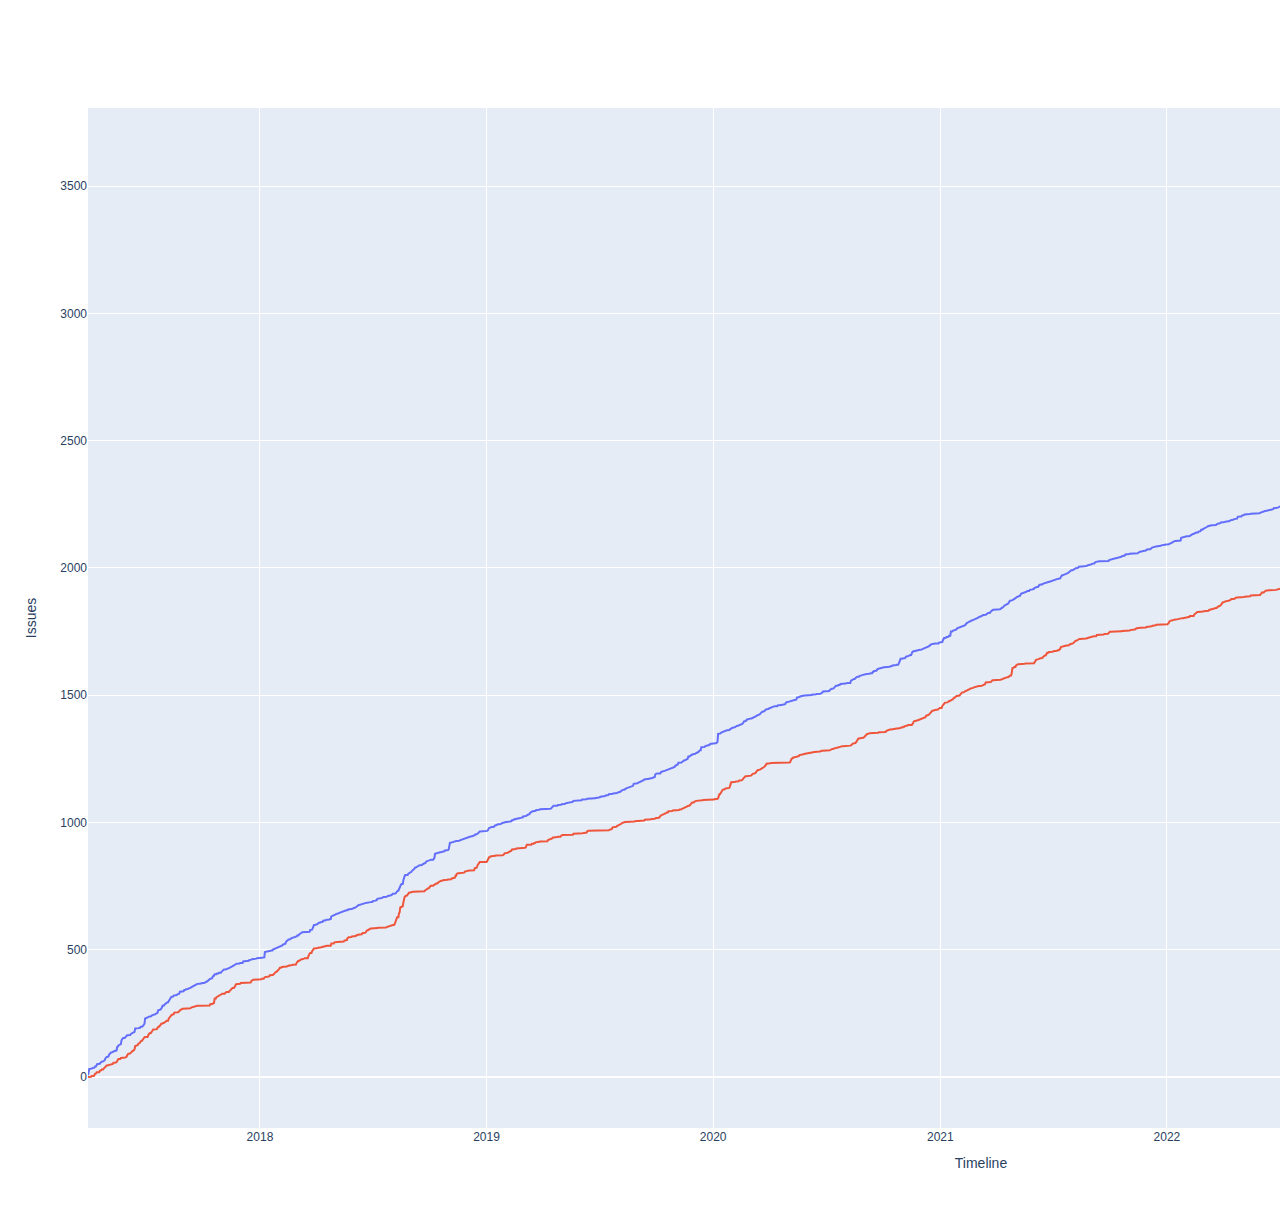
<file: GithubAnalytics/here.html>
<!DOCTYPE html>
<html><head><script src="https://cdn.plot.ly/plotly-2.21.0.min.js" charset="utf-8"></script><title>Plotly.NET Datavisualization</title><meta charset="UTF-8"><meta name="description" content="A plotly.js graph generated with Plotly.NET"><link id="favicon" rel="shortcut icon" type="image/png" href="[data-uri]"><title>Plotly.NET Datavisualization</title><meta charset="UTF-8"><meta name="description" content="A plotly.js graph generated with Plotly.NET"><link id="favicon" rel="shortcut icon" type="image/png" href="[data-uri]"></head><body><div id="e768ff9d-88c9-470d-a57f-70d62853890e"><!-- Plotly chart will be drawn inside this DIV --></div><script type="text/javascript">var renderPlotly_e768ff9d88c9470da57f70d62853890e = function() {
    var data = [{"type":"scatter","name":"created","showlegend":true,"mode":"lines","x":["2017-03-30T00:00:00+02:00","2017-03-31T00:00:00+02:00","2017-04-01T00:00:00+02:00","2017-04-02T00:00:00+02:00","2017-04-03T00:00:00+02:00","2017-04-04T00:00:00+02:00","2017-04-05T00:00:00+02:00","2017-04-06T00:00:00+02:00","2017-04-07T00:00:00+02:00","2017-04-08T00:00:00+02:00","2017-04-09T00:00:00+02:00","2017-04-10T00:00:00+02:00","2017-04-11T00:00:00+02:00","2017-04-12T00:00:00+02:00","2017-04-13T00:00:00+02:00","2017-04-14T00:00:00+02:00","2017-04-15T00:00:00+02:00","2017-04-16T00:00:00+02:00","2017-04-17T00:00:00+02:00","2017-04-18T00:00:00+02:00","2017-04-19T00:00:00+02:00","2017-04-20T00:00:00+02:00","2017-04-21T00:00:00+02:00","2017-04-22T00:00:00+02:00","2017-04-23T00:00:00+02:00","2017-04-24T00:00:00+02:00","2017-04-25T00:00:00+02:00","2017-04-26T00:00:00+02:00","2017-04-27T00:00:00+02:00","2017-04-28T00:00:00+02:00","2017-04-29T00:00:00+02:00","2017-04-30T00:00:00+02:00","2017-05-01T00:00:00+02:00","2017-05-02T00:00:00+02:00","2017-05-03T00:00:00+02:00","2017-05-04T00:00:00+02:00","2017-05-05T00:00:00+02:00","2017-05-06T00:00:00+02:00","2017-05-07T00:00:00+02:00","2017-05-08T00:00:00+02:00","2017-05-09T00:00:00+02:00","2017-05-10T00:00:00+02:00","2017-05-11T00:00:00+02:00","2017-05-12T00:00:00+02:00","2017-05-13T00:00:00+02:00","2017-05-14T00:00:00+02:00","2017-05-15T00:00:00+02:00","2017-05-16T00:00:00+02:00","2017-05-17T00:00:00+02:00","2017-05-18T00:00:00+02:00","2017-05-19T00:00:00+02:00","2017-05-20T00:00:00+02:00","2017-05-21T00:00:00+02:00","2017-05-22T00:00:00+02:00","2017-05-23T00:00:00+02:00","2017-05-24T00:00:00+02:00","2017-05-25T00:00:00+02:00","2017-05-26T00:00:00+02:00","2017-05-27T00:00:00+02:00","2017-05-28T00:00:00+02:00","2017-05-29T00:00:00+02:00","2017-05-30T00:00:00+02:00","2017-05-31T00:00:00+02:00","2017-06-01T00:00:00+02:00","2017-06-02T00:00:00+02:00","2017-06-03T00:00:00+02:00","2017-06-04T00:00:00+02:00","2017-06-05T00:00:00+02:00","2017-06-06T00:00:00+02:00","2017-06-07T00:00:00+02:00","2017-06-08T00:00:00+02:00","2017-06-09T00:00:00+02:00","2017-06-10T00:00:00+02:00","2017-06-11T00:00:00+02:00","2017-06-12T00:00:00+02:00","2017-06-13T00:00:00+02:00","2017-06-14T00:00:00+02:00","2017-06-15T00:00:00+02:00","2017-06-16T00:00:00+02:00","2017-06-17T00:00:00+02:00","2017-06-18T00:00:00+02:00","2017-06-19T00:00:00+02:00","2017-06-20T00:00:00+02:00","2017-06-21T00:00:00+02:00","2017-06-22T00:00:00+02:00","2017-06-23T00:00:00+02:00","2017-06-24T00:00:00+02:00","2017-06-25T00:00:00+02:00","2017-06-26T00:00:00+02:00","2017-06-27T00:00:00+02:00","2017-06-28T00:00:00+02:00","2017-06-29T00:00:00+02:00","2017-06-30T00:00:00+02:00","2017-07-01T00:00:00+02:00","2017-07-02T00:00:00+02:00","2017-07-03T00:00:00+02:00","2017-07-04T00:00:00+02:00","2017-07-05T00:00:00+02:00","2017-07-06T00:00:00+02:00","2017-07-07T00:00:00+02:00","2017-07-08T00:00:00+02:00","2017-07-09T00:00:00+02:00","2017-07-10T00:00:00+02:00","2017-07-11T00:00:00+02:00","2017-07-12T00:00:00+02:00","2017-07-13T00:00:00+02:00","2017-07-14T00:00:00+02:00","2017-07-15T00:00:00+02:00","2017-07-16T00:00:00+02:00","2017-07-17T00:00:00+02:00","2017-07-18T00:00:00+02:00","2017-07-19T00:00:00+02:00","2017-07-20T00:00:00+02:00","2017-07-21T00:00:00+02:00","2017-07-22T00:00:00+02:00","2017-07-23T00:00:00+02:00","2017-07-24T00:00:00+02:00","2017-07-25T00:00:00+02:00","2017-07-26T00:00:00+02:00","2017-07-27T00:00:00+02:00","2017-07-28T00:00:00+02:00","2017-07-29T00:00:00+02:00","2017-07-30T00:00:00+02:00","2017-07-31T00:00:00+02:00","2017-08-01T00:00:00+02:00","2017-08-02T00:00:00+02:00","2017-08-03T00:00:00+02:00","2017-08-04T00:00:00+02:00","2017-08-05T00:00:00+02:00","2017-08-06T00:00:00+02:00","2017-08-07T00:00:00+02:00","2017-08-08T00:00:00+02:00","2017-08-09T00:00:00+02:00","2017-08-10T00:00:00+02:00","2017-08-11T00:00:00+02:00","2017-08-12T00:00:00+02:00","2017-08-13T00:00:00+02:00","2017-08-14T00:00:00+02:00","2017-08-15T00:00:00+02:00","2017-08-16T00:00:00+02:00","2017-08-17T00:00:00+02:00","2017-08-18T00:00:00+02:00","2017-08-19T00:00:00+02:00","2017-08-20T00:00:00+02:00","2017-08-21T00:00:00+02:00","2017-08-22T00:00:00+02:00","2017-08-23T00:00:00+02:00","2017-08-24T00:00:00+02:00","2017-08-25T00:00:00+02:00","2017-08-26T00:00:00+02:00","2017-08-27T00:00:00+02:00","2017-08-28T00:00:00+02:00","2017-08-29T00:00:00+02:00","2017-08-30T00:00:00+02:00","2017-08-31T00:00:00+02:00","2017-09-01T00:00:00+02:00","2017-09-02T00:00:00+02:00","2017-09-03T00:00:00+02:00","2017-09-04T00:00:00+02:00","2017-09-05T00:00:00+02:00","2017-09-06T00:00:00+02:00","2017-09-07T00:00:00+02:00","2017-09-08T00:00:00+02:00","2017-09-09T00:00:00+02:00","2017-09-10T00:00:00+02:00","2017-09-11T00:00:00+02:00","2017-09-12T00:00:00+02:00","2017-09-13T00:00:00+02:00","2017-09-14T00:00:00+02:00","2017-09-15T00:00:00+02:00","2017-09-16T00:00:00+02:00","2017-09-17T00:00:00+02:00","2017-09-18T00:00:00+02:00","2017-09-19T00:00:00+02:00","2017-09-20T00:00:00+02:00","2017-09-21T00:00:00+02:00","2017-09-22T00:00:00+02:00","2017-09-23T00:00:00+02:00","2017-09-24T00:00:00+02:00","2017-09-25T00:00:00+02:00","2017-09-26T00:00:00+02:00","2017-09-27T00:00:00+02:00","2017-09-28T00:00:00+02:00","2017-09-29T00:00:00+02:00","2017-09-30T00:00:00+02:00","2017-10-01T00:00:00+02:00","2017-10-02T00:00:00+02:00","2017-10-03T00:00:00+02:00","2017-10-04T00:00:00+02:00","2017-10-05T00:00:00+02:00","2017-10-06T00:00:00+02:00","2017-10-07T00:00:00+02:00","2017-10-08T00:00:00+02:00","2017-10-09T00:00:00+02:00","2017-10-10T00:00:00+02:00","2017-10-11T00:00:00+02:00","2017-10-12T00:00:00+02:00","2017-10-13T00:00:00+02:00","2017-10-14T00:00:00+02:00","2017-10-15T00:00:00+02:00","2017-10-16T00:00:00+02:00","2017-10-17T00:00:00+02:00","2017-10-18T00:00:00+02:00","2017-10-19T00:00:00+02:00","2017-10-20T00:00:00+02:00","2017-10-21T00:00:00+02:00","2017-10-22T00:00:00+02:00","2017-10-23T00:00:00+02:00","2017-10-24T00:00:00+02:00","2017-10-25T00:00:00+02:00","2017-10-26T00:00:00+02:00","2017-10-27T00:00:00+02:00","2017-10-28T00:00:00+02:00","2017-10-29T00:00:00+02:00","2017-10-30T00:00:00+01:00","2017-10-31T00:00:00+01:00","2017-11-01T00:00:00+01:00","2017-11-02T00:00:00+01:00","2017-11-03T00:00:00+01:00","2017-11-04T00:00:00+01:00","2017-11-05T00:00:00+01:00","2017-11-06T00:00:00+01:00","2017-11-07T00:00:00+01:00","2017-11-08T00:00:00+01:00","2017-11-09T00:00:00+01:00","2017-11-10T00:00:00+01:00","2017-11-11T00:00:00+01:00","2017-11-12T00:00:00+01:00","2017-11-13T00:00:00+01:00","2017-11-14T00:00:00+01:00","2017-11-15T00:00:00+01:00","2017-11-16T00:00:00+01:00","2017-11-17T00:00:00+01:00","2017-11-18T00:00:00+01:00","2017-11-19T00:00:00+01:00","2017-11-20T00:00:00+01:00","2017-11-21T00:00:00+01:00","2017-11-22T00:00:00+01:00","2017-11-23T00:00:00+01:00","2017-11-24T00:00:00+01:00","2017-11-25T00:00:00+01:00","2017-11-26T00:00:00+01:00","2017-11-27T00:00:00+01:00","2017-11-28T00:00:00+01:00","2017-11-29T00:00:00+01:00","2017-11-30T00:00:00+01:00","2017-12-01T00:00:00+01:00","2017-12-02T00:00:00+01:00","2017-12-03T00:00:00+01:00","2017-12-04T00:00:00+01:00","2017-12-05T00:00:00+01:00","2017-12-06T00:00:00+01:00","2017-12-07T00:00:00+01:00","2017-12-08T00:00:00+01:00","2017-12-09T00:00:00+01:00","2017-12-10T00:00:00+01:00","2017-12-11T00:00:00+01:00","2017-12-12T00:00:00+01:00","2017-12-13T00:00:00+01:00","2017-12-14T00:00:00+01:00","2017-12-15T00:00:00+01:00","2017-12-16T00:00:00+01:00","2017-12-17T00:00:00+01:00","2017-12-18T00:00:00+01:00","2017-12-19T00:00:00+01:00","2017-12-20T00:00:00+01:00","2017-12-21T00:00:00+01:00","2017-12-22T00:00:00+01:00","2017-12-23T00:00:00+01:00","2017-12-24T00:00:00+01:00","2017-12-25T00:00:00+01:00","2017-12-26T00:00:00+01:00","2017-12-27T00:00:00+01:00","2017-12-28T00:00:00+01:00","2017-12-29T00:00:00+01:00","2017-12-30T00:00:00+01:00","2017-12-31T00:00:00+01:00","2018-01-01T00:00:00+01:00","2018-01-02T00:00:00+01:00","2018-01-03T00:00:00+01:00","2018-01-04T00:00:00+01:00","2018-01-05T00:00:00+01:00","2018-01-06T00:00:00+01:00","2018-01-07T00:00:00+01:00","2018-01-08T00:00:00+01:00","2018-01-09T00:00:00+01:00","2018-01-10T00:00:00+01:00","2018-01-11T00:00:00+01:00","2018-01-12T00:00:00+01:00","2018-01-13T00:00:00+01:00","2018-01-14T00:00:00+01:00","2018-01-15T00:00:00+01:00","2018-01-16T00:00:00+01:00","2018-01-17T00:00:00+01:00","2018-01-18T00:00:00+01:00","2018-01-19T00:00:00+01:00","2018-01-20T00:00:00+01:00","2018-01-21T00:00:00+01:00","2018-01-22T00:00:00+01:00","2018-01-23T00:00:00+01:00","2018-01-24T00:00:00+01:00","2018-01-25T00:00:00+01:00","2018-01-26T00:00:00+01:00","2018-01-27T00:00:00+01:00","2018-01-28T00:00:00+01:00","2018-01-29T00:00:00+01:00","2018-01-30T00:00:00+01:00","2018-01-31T00:00:00+01:00","2018-02-01T00:00:00+01:00","2018-02-02T00:00:00+01:00","2018-02-03T00:00:00+01:00","2018-02-04T00:00:00+01:00","2018-02-05T00:00:00+01:00","2018-02-06T00:00:00+01:00","2018-02-07T00:00:00+01:00","2018-02-08T00:00:00+01:00","2018-02-09T00:00:00+01:00","2018-02-10T00:00:00+01:00","2018-02-11T00:00:00+01:00","2018-02-12T00:00:00+01:00","2018-02-13T00:00:00+01:00","2018-02-14T00:00:00+01:00","2018-02-15T00:00:00+01:00","2018-02-16T00:00:00+01:00","2018-02-17T00:00:00+01:00","2018-02-18T00:00:00+01:00","2018-02-19T00:00:00+01:00","2018-02-20T00:00:00+01:00","2018-02-21T00:00:00+01:00","2018-02-22T00:00:00+01:00","2018-02-23T00:00:00+01:00","2018-02-24T00:00:00+01:00","2018-02-25T00:00:00+01:00","2018-02-26T00:00:00+01:00","2018-02-27T00:00:00+01:00","2018-02-28T00:00:00+01:00","2018-03-01T00:00:00+01:00","2018-03-02T00:00:00+01:00","2018-03-03T00:00:00+01:00","2018-03-04T00:00:00+01:00","2018-03-05T00:00:00+01:00","2018-03-06T00:00:00+01:00","2018-03-07T00:00:00+01:00","2018-03-08T00:00:00+01:00","2018-03-09T00:00:00+01:00","2018-03-10T00:00:00+01:00","2018-03-11T00:00:00+01:00","2018-03-12T00:00:00+01:00","2018-03-13T00:00:00+01:00","2018-03-14T00:00:00+01:00","2018-03-15T00:00:00+01:00","2018-03-16T00:00:00+01:00","2018-03-17T00:00:00+01:00","2018-03-18T00:00:00+01:00","2018-03-19T00:00:00+01:00","2018-03-20T00:00:00+01:00","2018-03-21T00:00:00+01:00","2018-03-22T00:00:00+01:00","2018-03-23T00:00:00+01:00","2018-03-24T00:00:00+01:00","2018-03-25T00:00:00+01:00","2018-03-26T00:00:00+02:00","2018-03-27T00:00:00+02:00","2018-03-28T00:00:00+02:00","2018-03-29T00:00:00+02:00","2018-03-30T00:00:00+02:00","2018-03-31T00:00:00+02:00","2018-04-01T00:00:00+02:00","2018-04-02T00:00:00+02:00","2018-04-03T00:00:00+02:00","2018-04-04T00:00:00+02:00","2018-04-05T00:00:00+02:00","2018-04-06T00:00:00+02:00","2018-04-07T00:00:00+02:00","2018-04-08T00:00:00+02:00","2018-04-09T00:00:00+02:00","2018-04-10T00:00:00+02:00","2018-04-11T00:00:00+02:00","2018-04-12T00:00:00+02:00","2018-04-13T00:00:00+02:00","2018-04-14T00:00:00+02:00","2018-04-15T00:00:00+02:00","2018-04-16T00:00:00+02:00","2018-04-17T00:00:00+02:00","2018-04-18T00:00:00+02:00","2018-04-19T00:00:00+02:00","2018-04-20T00:00:00+02:00","2018-04-21T00:00:00+02:00","2018-04-22T00:00:00+02:00","2018-04-23T00:00:00+02:00","2018-04-24T00:00:00+02:00","2018-04-25T00:00:00+02:00","2018-04-26T00:00:00+02:00","2018-04-27T00:00:00+02:00","2018-04-28T00:00:00+02:00","2018-04-29T00:00:00+02:00","2018-04-30T00:00:00+02:00","2018-05-01T00:00:00+02:00","2018-05-02T00:00:00+02:00","2018-05-03T00:00:00+02:00","2018-05-04T00:00:00+02:00","2018-05-05T00:00:00+02:00","2018-05-06T00:00:00+02:00","2018-05-07T00:00:00+02:00","2018-05-08T00:00:00+02:00","2018-05-09T00:00:00+02:00","2018-05-10T00:00:00+02:00","2018-05-11T00:00:00+02:00","2018-05-12T00:00:00+02:00","2018-05-13T00:00:00+02:00","2018-05-14T00:00:00+02:00","2018-05-15T00:00:00+02:00","2018-05-16T00:00:00+02:00","2018-05-17T00:00:00+02:00","2018-05-18T00:00:00+02:00","2018-05-19T00:00:00+02:00","2018-05-20T00:00:00+02:00","2018-05-21T00:00:00+02:00","2018-05-22T00:00:00+02:00","2018-05-23T00:00:00+02:00","2018-05-24T00:00:00+02:00","2018-05-25T00:00:00+02:00","2018-05-26T00:00:00+02:00","2018-05-27T00:00:00+02:00","2018-05-28T00:00:00+02:00","2018-05-29T00:00:00+02:00","2018-05-30T00:00:00+02:00","2018-05-31T00:00:00+02:00","2018-06-01T00:00:00+02:00","2018-06-02T00:00:00+02:00","2018-06-03T00:00:00+02:00","2018-06-04T00:00:00+02:00","2018-06-05T00:00:00+02:00","2018-06-06T00:00:00+02:00","2018-06-07T00:00:00+02:00","2018-06-08T00:00:00+02:00","2018-06-09T00:00:00+02:00","2018-06-10T00:00:00+02:00","2018-06-11T00:00:00+02:00","2018-06-12T00:00:00+02:00","2018-06-13T00:00:00+02:00","2018-06-14T00:00:00+02:00","2018-06-15T00:00:00+02:00","2018-06-16T00:00:00+02:00","2018-06-17T00:00:00+02:00","2018-06-18T00:00:00+02:00","2018-06-19T00:00:00+02:00","2018-06-20T00:00:00+02:00","2018-06-21T00:00:00+02:00","2018-06-22T00:00:00+02:00","2018-06-23T00:00:00+02:00","2018-06-24T00:00:00+02:00","2018-06-25T00:00:00+02:00","2018-06-26T00:00:00+02:00","2018-06-27T00:00:00+02:00","2018-06-28T00:00:00+02:00","2018-06-29T00:00:00+02:00","2018-06-30T00:00:00+02:00","2018-07-01T00:00:00+02:00","2018-07-02T00:00:00+02:00","2018-07-03T00:00:00+02:00","2018-07-04T00:00:00+02:00","2018-07-05T00:00:00+02:00","2018-07-06T00:00:00+02:00","2018-07-07T00:00:00+02:00","2018-07-08T00:00:00+02:00","2018-07-09T00:00:00+02:00","2018-07-10T00:00:00+02:00","2018-07-11T00:00:00+02:00","2018-07-12T00:00:00+02:00","2018-07-13T00:00:00+02:00","2018-07-14T00:00:00+02:00","2018-07-15T00:00:00+02:00","2018-07-16T00:00:00+02:00","2018-07-17T00:00:00+02:00","2018-07-18T00:00:00+02:00","2018-07-19T00:00:00+02:00","2018-07-20T00:00:00+02:00","2018-07-21T00:00:00+02:00","2018-07-22T00:00:00+02:00","2018-07-23T00:00:00+02:00","2018-07-24T00:00:00+02:00","2018-07-25T00:00:00+02:00","2018-07-26T00:00:00+02:00","2018-07-27T00:00:00+02:00","2018-07-28T00:00:00+02:00","2018-07-29T00:00:00+02:00","2018-07-30T00:00:00+02:00","2018-07-31T00:00:00+02:00","2018-08-01T00:00:00+02:00","2018-08-02T00:00:00+02:00","2018-08-03T00:00:00+02:00","2018-08-04T00:00:00+02:00","2018-08-05T00:00:00+02:00","2018-08-06T00:00:00+02:00","2018-08-07T00:00:00+02:00","2018-08-08T00:00:00+02:00","2018-08-09T00:00:00+02:00","2018-08-10T00:00:00+02:00","2018-08-11T00:00:00+02:00","2018-08-12T00:00:00+02:00","2018-08-13T00:00:00+02:00","2018-08-14T00:00:00+02:00","2018-08-15T00:00:00+02:00","2018-08-16T00:00:00+02:00","2018-08-17T00:00:00+02:00","2018-08-18T00:00:00+02:00","2018-08-19T00:00:00+02:00","2018-08-20T00:00:00+02:00","2018-08-21T00:00:00+02:00","2018-08-22T00:00:00+02:00","2018-08-23T00:00:00+02:00","2018-08-24T00:00:00+02:00","2018-08-25T00:00:00+02:00","2018-08-26T00:00:00+02:00","2018-08-27T00:00:00+02:00","2018-08-28T00:00:00+02:00","2018-08-29T00:00:00+02:00","2018-08-30T00:00:00+02:00","2018-08-31T00:00:00+02:00","2018-09-01T00:00:00+02:00","2018-09-02T00:00:00+02:00","2018-09-03T00:00:00+02:00","2018-09-04T00:00:00+02:00","2018-09-05T00:00:00+02:00","2018-09-06T00:00:00+02:00","2018-09-07T00:00:00+02:00","2018-09-08T00:00:00+02:00","2018-09-09T00:00:00+02:00","2018-09-10T00:00:00+02:00","2018-09-11T00:00:00+02:00","2018-09-12T00:00:00+02:00","2018-09-13T00:00:00+02:00","2018-09-14T00:00:00+02:00","2018-09-15T00:00:00+02:00","2018-09-16T00:00:00+02:00","2018-09-17T00:00:00+02:00","2018-09-18T00:00:00+02:00","2018-09-19T00:00:00+02:00","2018-09-20T00:00:00+02:00","2018-09-21T00:00:00+02:00","2018-09-22T00:00:00+02:00","2018-09-23T00:00:00+02:00","2018-09-24T00:00:00+02:00","2018-09-25T00:00:00+02:00","2018-09-26T00:00:00+02:00","2018-09-27T00:00:00+02:00","2018-09-28T00:00:00+02:00","2018-09-29T00:00:00+02:00","2018-09-30T00:00:00+02:00","2018-10-01T00:00:00+02:00","2018-10-02T00:00:00+02:00","2018-10-03T00:00:00+02:00","2018-10-04T00:00:00+02:00","2018-10-05T00:00:00+02:00","2018-10-06T00:00:00+02:00","2018-10-07T00:00:00+02:00","2018-10-08T00:00:00+02:00","2018-10-09T00:00:00+02:00","2018-10-10T00:00:00+02:00","2018-10-11T00:00:00+02:00","2018-10-12T00:00:00+02:00","2018-10-13T00:00:00+02:00","2018-10-14T00:00:00+02:00","2018-10-15T00:00:00+02:00","2018-10-16T00:00:00+02:00","2018-10-17T00:00:00+02:00","2018-10-18T00:00:00+02:00","2018-10-19T00:00:00+02:00","2018-10-20T00:00:00+02:00","2018-10-21T00:00:00+02:00","2018-10-22T00:00:00+02:00","2018-10-23T00:00:00+02:00","2018-10-24T00:00:00+02:00","2018-10-25T00:00:00+02:00","2018-10-26T00:00:00+02:00","2018-10-27T00:00:00+02:00","2018-10-28T00:00:00+02:00","2018-10-29T00:00:00+01:00","2018-10-30T00:00:00+01:00","2018-10-31T00:00:00+01:00","2018-11-01T00:00:00+01:00","2018-11-02T00:00:00+01:00","2018-11-03T00:00:00+01:00","2018-11-04T00:00:00+01:00","2018-11-05T00:00:00+01:00","2018-11-06T00:00:00+01:00","2018-11-07T00:00:00+01:00","2018-11-08T00:00:00+01:00","2018-11-09T00:00:00+01:00","2018-11-10T00:00:00+01:00","2018-11-11T00:00:00+01:00","2018-11-12T00:00:00+01:00","2018-11-13T00:00:00+01:00","2018-11-14T00:00:00+01:00","2018-11-15T00:00:00+01:00","2018-11-16T00:00:00+01:00","2018-11-17T00:00:00+01:00","2018-11-18T00:00:00+01:00","2018-11-19T00:00:00+01:00","2018-11-20T00:00:00+01:00","2018-11-21T00:00:00+01:00","2018-11-22T00:00:00+01:00","2018-11-23T00:00:00+01:00","2018-11-24T00:00:00+01:00","2018-11-25T00:00:00+01:00","2018-11-26T00:00:00+01:00","2018-11-27T00:00:00+01:00","2018-11-28T00:00:00+01:00","2018-11-29T00:00:00+01:00","2018-11-30T00:00:00+01:00","2018-12-01T00:00:00+01:00","2018-12-02T00:00:00+01:00","2018-12-03T00:00:00+01:00","2018-12-04T00:00:00+01:00","2018-12-05T00:00:00+01:00","2018-12-06T00:00:00+01:00","2018-12-07T00:00:00+01:00","2018-12-08T00:00:00+01:00","2018-12-09T00:00:00+01:00","2018-12-10T00:00:00+01:00","2018-12-11T00:00:00+01:00","2018-12-12T00:00:00+01:00","2018-12-13T00:00:00+01:00","2018-12-14T00:00:00+01:00","2018-12-15T00:00:00+01:00","2018-12-16T00:00:00+01:00","2018-12-17T00:00:00+01:00","2018-12-18T00:00:00+01:00","2018-12-19T00:00:00+01:00","2018-12-20T00:00:00+01:00","2018-12-21T00:00:00+01:00","2018-12-22T00:00:00+01:00","2018-12-23T00:00:00+01:00","2018-12-24T00:00:00+01:00","2018-12-25T00:00:00+01:00","2018-12-26T00:00:00+01:00","2018-12-27T00:00:00+01:00","2018-12-28T00:00:00+01:00","2018-12-29T00:00:00+01:00","2018-12-30T00:00:00+01:00","2018-12-31T00:00:00+01:00","2019-01-01T00:00:00+01:00","2019-01-02T00:00:00+01:00","2019-01-03T00:00:00+01:00","2019-01-04T00:00:00+01:00","2019-01-05T00:00:00+01:00","2019-01-06T00:00:00+01:00","2019-01-07T00:00:00+01:00","2019-01-08T00:00:00+01:00","2019-01-09T00:00:00+01:00","2019-01-10T00:00:00+01:00","2019-01-11T00:00:00+01:00","2019-01-12T00:00:00+01:00","2019-01-13T00:00:00+01:00","2019-01-14T00:00:00+01:00","2019-01-15T00:00:00+01:00","2019-01-16T00:00:00+01:00","2019-01-17T00:00:00+01:00","2019-01-18T00:00:00+01:00","2019-01-19T00:00:00+01:00","2019-01-20T00:00:00+01:00","2019-01-21T00:00:00+01:00","2019-01-22T00:00:00+01:00","2019-01-23T00:00:00+01:00","2019-01-24T00:00:00+01:00","2019-01-25T00:00:00+01:00","2019-01-26T00:00:00+01:00","2019-01-27T00:00:00+01:00","2019-01-28T00:00:00+01:00","2019-01-29T00:00:00+01:00","2019-01-30T00:00:00+01:00","2019-01-31T00:00:00+01:00","2019-02-01T00:00:00+01:00","2019-02-02T00:00:00+01:00","2019-02-03T00:00:00+01:00","2019-02-04T00:00:00+01:00","2019-02-05T00:00:00+01:00","2019-02-06T00:00:00+01:00","2019-02-07T00:00:00+01:00","2019-02-08T00:00:00+01:00","2019-02-09T00:00:00+01:00","2019-02-10T00:00:00+01:00","2019-02-11T00:00:00+01:00","2019-02-12T00:00:00+01:00","2019-02-13T00:00:00+01:00","2019-02-14T00:00:00+01:00","2019-02-15T00:00:00+01:00","2019-02-16T00:00:00+01:00","2019-02-17T00:00:00+01:00","2019-02-18T00:00:00+01:00","2019-02-19T00:00:00+01:00","2019-02-20T00:00:00+01:00","2019-02-21T00:00:00+01:00","2019-02-22T00:00:00+01:00","2019-02-23T00:00:00+01:00","2019-02-24T00:00:00+01:00","2019-02-25T00:00:00+01:00","2019-02-26T00:00:00+01:00","2019-02-27T00:00:00+01:00","2019-02-28T00:00:00+01:00","2019-03-01T00:00:00+01:00","2019-03-02T00:00:00+01:00","2019-03-03T00:00:00+01:00","2019-03-04T00:00:00+01:00","2019-03-05T00:00:00+01:00","2019-03-06T00:00:00+01:00","2019-03-07T00:00:00+01:00","2019-03-08T00:00:00+01:00","2019-03-09T00:00:00+01:00","2019-03-10T00:00:00+01:00","2019-03-11T00:00:00+01:00","2019-03-12T00:00:00+01:00","2019-03-13T00:00:00+01:00","2019-03-14T00:00:00+01:00","2019-03-15T00:00:00+01:00","2019-03-16T00:00:00+01:00","2019-03-17T00:00:00+01:00","2019-03-18T00:00:00+01:00","2019-03-19T00:00:00+01:00","2019-03-20T00:00:00+01:00","2019-03-21T00:00:00+01:00","2019-03-22T00:00:00+01:00","2019-03-23T00:00:00+01:00","2019-03-24T00:00:00+01:00","2019-03-25T00:00:00+01:00","2019-03-26T00:00:00+01:00","2019-03-27T00:00:00+01:00","2019-03-28T00:00:00+01:00","2019-03-29T00:00:00+01:00","2019-03-30T00:00:00+01:00","2019-03-31T00:00:00+01:00","2019-04-01T00:00:00+02:00","2019-04-02T00:00:00+02:00","2019-04-03T00:00:00+02:00","2019-04-04T00:00:00+02:00","2019-04-05T00:00:00+02:00","2019-04-06T00:00:00+02:00","2019-04-07T00:00:00+02:00","2019-04-08T00:00:00+02:00","2019-04-09T00:00:00+02:00","2019-04-10T00:00:00+02:00","2019-04-11T00:00:00+02:00","2019-04-12T00:00:00+02:00","2019-04-13T00:00:00+02:00","2019-04-14T00:00:00+02:00","2019-04-15T00:00:00+02:00","2019-04-16T00:00:00+02:00","2019-04-17T00:00:00+02:00","2019-04-18T00:00:00+02:00","2019-04-19T00:00:00+02:00","2019-04-20T00:00:00+02:00","2019-04-21T00:00:00+02:00","2019-04-22T00:00:00+02:00","2019-04-23T00:00:00+02:00","2019-04-24T00:00:00+02:00","2019-04-25T00:00:00+02:00","2019-04-26T00:00:00+02:00","2019-04-27T00:00:00+02:00","2019-04-28T00:00:00+02:00","2019-04-29T00:00:00+02:00","2019-04-30T00:00:00+02:00","2019-05-01T00:00:00+02:00","2019-05-02T00:00:00+02:00","2019-05-03T00:00:00+02:00","2019-05-04T00:00:00+02:00","2019-05-05T00:00:00+02:00","2019-05-06T00:00:00+02:00","2019-05-07T00:00:00+02:00","2019-05-08T00:00:00+02:00","2019-05-09T00:00:00+02:00","2019-05-10T00:00:00+02:00","2019-05-11T00:00:00+02:00","2019-05-12T00:00:00+02:00","2019-05-13T00:00:00+02:00","2019-05-14T00:00:00+02:00","2019-05-15T00:00:00+02:00","2019-05-16T00:00:00+02:00","2019-05-17T00:00:00+02:00","2019-05-18T00:00:00+02:00","2019-05-19T00:00:00+02:00","2019-05-20T00:00:00+02:00","2019-05-21T00:00:00+02:00","2019-05-22T00:00:00+02:00","2019-05-23T00:00:00+02:00","2019-05-24T00:00:00+02:00","2019-05-25T00:00:00+02:00","2019-05-26T00:00:00+02:00","2019-05-27T00:00:00+02:00","2019-05-28T00:00:00+02:00","2019-05-29T00:00:00+02:00","2019-05-30T00:00:00+02:00","2019-05-31T00:00:00+02:00","2019-06-01T00:00:00+02:00","2019-06-02T00:00:00+02:00","2019-06-03T00:00:00+02:00","2019-06-04T00:00:00+02:00","2019-06-05T00:00:00+02:00","2019-06-06T00:00:00+02:00","2019-06-07T00:00:00+02:00","2019-06-08T00:00:00+02:00","2019-06-09T00:00:00+02:00","2019-06-10T00:00:00+02:00","2019-06-11T00:00:00+02:00","2019-06-12T00:00:00+02:00","2019-06-13T00:00:00+02:00","2019-06-14T00:00:00+02:00","2019-06-15T00:00:00+02:00","2019-06-16T00:00:00+02:00","2019-06-17T00:00:00+02:00","2019-06-18T00:00:00+02:00","2019-06-19T00:00:00+02:00","2019-06-20T00:00:00+02:00","2019-06-21T00:00:00+02:00","2019-06-22T00:00:00+02:00","2019-06-23T00:00:00+02:00","2019-06-24T00:00:00+02:00","2019-06-25T00:00:00+02:00","2019-06-26T00:00:00+02:00","2019-06-27T00:00:00+02:00","2019-06-28T00:00:00+02:00","2019-06-29T00:00:00+02:00","2019-06-30T00:00:00+02:00","2019-07-01T00:00:00+02:00","2019-07-02T00:00:00+02:00","2019-07-03T00:00:00+02:00","2019-07-04T00:00:00+02:00","2019-07-05T00:00:00+02:00","2019-07-06T00:00:00+02:00","2019-07-07T00:00:00+02:00","2019-07-08T00:00:00+02:00","2019-07-09T00:00:00+02:00","2019-07-10T00:00:00+02:00","2019-07-11T00:00:00+02:00","2019-07-12T00:00:00+02:00","2019-07-13T00:00:00+02:00","2019-07-14T00:00:00+02:00","2019-07-15T00:00:00+02:00","2019-07-16T00:00:00+02:00","2019-07-17T00:00:00+02:00","2019-07-18T00:00:00+02:00","2019-07-19T00:00:00+02:00","2019-07-20T00:00:00+02:00","2019-07-21T00:00:00+02:00","2019-07-22T00:00:00+02:00","2019-07-23T00:00:00+02:00","2019-07-24T00:00:00+02:00","2019-07-25T00:00:00+02:00","2019-07-26T00:00:00+02:00","2019-07-27T00:00:00+02:00","2019-07-28T00:00:00+02:00","2019-07-29T00:00:00+02:00","2019-07-30T00:00:00+02:00","2019-07-31T00:00:00+02:00","2019-08-01T00:00:00+02:00","2019-08-02T00:00:00+02:00","2019-08-03T00:00:00+02:00","2019-08-04T00:00:00+02:00","2019-08-05T00:00:00+02:00","2019-08-06T00:00:00+02:00","2019-08-07T00:00:00+02:00","2019-08-08T00:00:00+02:00","2019-08-09T00:00:00+02:00","2019-08-10T00:00:00+02:00","2019-08-11T00:00:00+02:00","2019-08-12T00:00:00+02:00","2019-08-13T00:00:00+02:00","2019-08-14T00:00:00+02:00","2019-08-15T00:00:00+02:00","2019-08-16T00:00:00+02:00","2019-08-17T00:00:00+02:00","2019-08-18T00:00:00+02:00","2019-08-19T00:00:00+02:00","2019-08-20T00:00:00+02:00","2019-08-21T00:00:00+02:00","2019-08-22T00:00:00+02:00","2019-08-23T00:00:00+02:00","2019-08-24T00:00:00+02:00","2019-08-25T00:00:00+02:00","2019-08-26T00:00:00+02:00","2019-08-27T00:00:00+02:00","2019-08-28T00:00:00+02:00","2019-08-29T00:00:00+02:00","2019-08-30T00:00:00+02:00","2019-08-31T00:00:00+02:00","2019-09-01T00:00:00+02:00","2019-09-02T00:00:00+02:00","2019-09-03T00:00:00+02:00","2019-09-04T00:00:00+02:00","2019-09-05T00:00:00+02:00","2019-09-06T00:00:00+02:00","2019-09-07T00:00:00+02:00","2019-09-08T00:00:00+02:00","2019-09-09T00:00:00+02:00","2019-09-10T00:00:00+02:00","2019-09-11T00:00:00+02:00","2019-09-12T00:00:00+02:00","2019-09-13T00:00:00+02:00","2019-09-14T00:00:00+02:00","2019-09-15T00:00:00+02:00","2019-09-16T00:00:00+02:00","2019-09-17T00:00:00+02:00","2019-09-18T00:00:00+02:00","2019-09-19T00:00:00+02:00","2019-09-20T00:00:00+02:00","2019-09-21T00:00:00+02:00","2019-09-22T00:00:00+02:00","2019-09-23T00:00:00+02:00","2019-09-24T00:00:00+02:00","2019-09-25T00:00:00+02:00","2019-09-26T00:00:00+02:00","2019-09-27T00:00:00+02:00","2019-09-28T00:00:00+02:00","2019-09-29T00:00:00+02:00","2019-09-30T00:00:00+02:00","2019-10-01T00:00:00+02:00","2019-10-02T00:00:00+02:00","2019-10-03T00:00:00+02:00","2019-10-04T00:00:00+02:00","2019-10-05T00:00:00+02:00","2019-10-06T00:00:00+02:00","2019-10-07T00:00:00+02:00","2019-10-08T00:00:00+02:00","2019-10-09T00:00:00+02:00","2019-10-10T00:00:00+02:00","2019-10-11T00:00:00+02:00","2019-10-12T00:00:00+02:00","2019-10-13T00:00:00+02:00","2019-10-14T00:00:00+02:00","2019-10-15T00:00:00+02:00","2019-10-16T00:00:00+02:00","2019-10-17T00:00:00+02:00","2019-10-18T00:00:00+02:00","2019-10-19T00:00:00+02:00","2019-10-20T00:00:00+02:00","2019-10-21T00:00:00+02:00","2019-10-22T00:00:00+02:00","2019-10-23T00:00:00+02:00","2019-10-24T00:00:00+02:00","2019-10-25T00:00:00+02:00","2019-10-26T00:00:00+02:00","2019-10-27T00:00:00+02:00","2019-10-28T00:00:00+01:00","2019-10-29T00:00:00+01:00","2019-10-30T00:00:00+01:00","2019-10-31T00:00:00+01:00","2019-11-01T00:00:00+01:00","2019-11-02T00:00:00+01:00","2019-11-03T00:00:00+01:00","2019-11-04T00:00:00+01:00","2019-11-05T00:00:00+01:00","2019-11-06T00:00:00+01:00","2019-11-07T00:00:00+01:00","2019-11-08T00:00:00+01:00","2019-11-09T00:00:00+01:00","2019-11-10T00:00:00+01:00","2019-11-11T00:00:00+01:00","2019-11-12T00:00:00+01:00","2019-11-13T00:00:00+01:00","2019-11-14T00:00:00+01:00","2019-11-15T00:00:00+01:00","2019-11-16T00:00:00+01:00","2019-11-17T00:00:00+01:00","2019-11-18T00:00:00+01:00","2019-11-19T00:00:00+01:00","2019-11-20T00:00:00+01:00","2019-11-21T00:00:00+01:00","2019-11-22T00:00:00+01:00","2019-11-23T00:00:00+01:00","2019-11-24T00:00:00+01:00","2019-11-25T00:00:00+01:00","2019-11-26T00:00:00+01:00","2019-11-27T00:00:00+01:00","2019-11-28T00:00:00+01:00","2019-11-29T00:00:00+01:00","2019-11-30T00:00:00+01:00","2019-12-01T00:00:00+01:00","2019-12-02T00:00:00+01:00","2019-12-03T00:00:00+01:00","2019-12-04T00:00:00+01:00","2019-12-05T00:00:00+01:00","2019-12-06T00:00:00+01:00","2019-12-07T00:00:00+01:00","2019-12-08T00:00:00+01:00","2019-12-09T00:00:00+01:00","2019-12-10T00:00:00+01:00","2019-12-11T00:00:00+01:00","2019-12-12T00:00:00+01:00","2019-12-13T00:00:00+01:00","2019-12-14T00:00:00+01:00","2019-12-15T00:00:00+01:00","2019-12-16T00:00:00+01:00","2019-12-17T00:00:00+01:00","2019-12-18T00:00:00+01:00","2019-12-19T00:00:00+01:00","2019-12-20T00:00:00+01:00","2019-12-21T00:00:00+01:00","2019-12-22T00:00:00+01:00","2019-12-23T00:00:00+01:00","2019-12-24T00:00:00+01:00","2019-12-25T00:00:00+01:00","2019-12-26T00:00:00+01:00","2019-12-27T00:00:00+01:00","2019-12-28T00:00:00+01:00","2019-12-29T00:00:00+01:00","2019-12-30T00:00:00+01:00","2019-12-31T00:00:00+01:00","2020-01-01T00:00:00+01:00","2020-01-02T00:00:00+01:00","2020-01-03T00:00:00+01:00","2020-01-04T00:00:00+01:00","2020-01-05T00:00:00+01:00","2020-01-06T00:00:00+01:00","2020-01-07T00:00:00+01:00","2020-01-08T00:00:00+01:00","2020-01-09T00:00:00+01:00","2020-01-10T00:00:00+01:00","2020-01-11T00:00:00+01:00","2020-01-12T00:00:00+01:00","2020-01-13T00:00:00+01:00","2020-01-14T00:00:00+01:00","2020-01-15T00:00:00+01:00","2020-01-16T00:00:00+01:00","2020-01-17T00:00:00+01:00","2020-01-18T00:00:00+01:00","2020-01-19T00:00:00+01:00","2020-01-20T00:00:00+01:00","2020-01-21T00:00:00+01:00","2020-01-22T00:00:00+01:00","2020-01-23T00:00:00+01:00","2020-01-24T00:00:00+01:00","2020-01-25T00:00:00+01:00","2020-01-26T00:00:00+01:00","2020-01-27T00:00:00+01:00","2020-01-28T00:00:00+01:00","2020-01-29T00:00:00+01:00","2020-01-30T00:00:00+01:00","2020-01-31T00:00:00+01:00","2020-02-01T00:00:00+01:00","2020-02-02T00:00:00+01:00","2020-02-03T00:00:00+01:00","2020-02-04T00:00:00+01:00","2020-02-05T00:00:00+01:00","2020-02-06T00:00:00+01:00","2020-02-07T00:00:00+01:00","2020-02-08T00:00:00+01:00","2020-02-09T00:00:00+01:00","2020-02-10T00:00:00+01:00","2020-02-11T00:00:00+01:00","2020-02-12T00:00:00+01:00","2020-02-13T00:00:00+01:00","2020-02-14T00:00:00+01:00","2020-02-15T00:00:00+01:00","2020-02-16T00:00:00+01:00","2020-02-17T00:00:00+01:00","2020-02-18T00:00:00+01:00","2020-02-19T00:00:00+01:00","2020-02-20T00:00:00+01:00","2020-02-21T00:00:00+01:00","2020-02-22T00:00:00+01:00","2020-02-23T00:00:00+01:00","2020-02-24T00:00:00+01:00","2020-02-25T00:00:00+01:00","2020-02-26T00:00:00+01:00","2020-02-27T00:00:00+01:00","2020-02-28T00:00:00+01:00","2020-02-29T00:00:00+01:00","2020-03-01T00:00:00+01:00","2020-03-02T00:00:00+01:00","2020-03-03T00:00:00+01:00","2020-03-04T00:00:00+01:00","2020-03-05T00:00:00+01:00","2020-03-06T00:00:00+01:00","2020-03-07T00:00:00+01:00","2020-03-08T00:00:00+01:00","2020-03-09T00:00:00+01:00","2020-03-10T00:00:00+01:00","2020-03-11T00:00:00+01:00","2020-03-12T00:00:00+01:00","2020-03-13T00:00:00+01:00","2020-03-14T00:00:00+01:00","2020-03-15T00:00:00+01:00","2020-03-16T00:00:00+01:00","2020-03-17T00:00:00+01:00","2020-03-18T00:00:00+01:00","2020-03-19T00:00:00+01:00","2020-03-20T00:00:00+01:00","2020-03-21T00:00:00+01:00","2020-03-22T00:00:00+01:00","2020-03-23T00:00:00+01:00","2020-03-24T00:00:00+01:00","2020-03-25T00:00:00+01:00","2020-03-26T00:00:00+01:00","2020-03-27T00:00:00+01:00","2020-03-28T00:00:00+01:00","2020-03-29T00:00:00+01:00","2020-03-30T00:00:00+02:00","2020-03-31T00:00:00+02:00","2020-04-01T00:00:00+02:00","2020-04-02T00:00:00+02:00","2020-04-03T00:00:00+02:00","2020-04-04T00:00:00+02:00","2020-04-05T00:00:00+02:00","2020-04-06T00:00:00+02:00","2020-04-07T00:00:00+02:00","2020-04-08T00:00:00+02:00","2020-04-09T00:00:00+02:00","2020-04-10T00:00:00+02:00","2020-04-11T00:00:00+02:00","2020-04-12T00:00:00+02:00","2020-04-13T00:00:00+02:00","2020-04-14T00:00:00+02:00","2020-04-15T00:00:00+02:00","2020-04-16T00:00:00+02:00","2020-04-17T00:00:00+02:00","2020-04-18T00:00:00+02:00","2020-04-19T00:00:00+02:00","2020-04-20T00:00:00+02:00","2020-04-21T00:00:00+02:00","2020-04-22T00:00:00+02:00","2020-04-23T00:00:00+02:00","2020-04-24T00:00:00+02:00","2020-04-25T00:00:00+02:00","2020-04-26T00:00:00+02:00","2020-04-27T00:00:00+02:00","2020-04-28T00:00:00+02:00","2020-04-29T00:00:00+02:00","2020-04-30T00:00:00+02:00","2020-05-01T00:00:00+02:00","2020-05-02T00:00:00+02:00","2020-05-03T00:00:00+02:00","2020-05-04T00:00:00+02:00","2020-05-05T00:00:00+02:00","2020-05-06T00:00:00+02:00","2020-05-07T00:00:00+02:00","2020-05-08T00:00:00+02:00","2020-05-09T00:00:00+02:00","2020-05-10T00:00:00+02:00","2020-05-11T00:00:00+02:00","2020-05-12T00:00:00+02:00","2020-05-13T00:00:00+02:00","2020-05-14T00:00:00+02:00","2020-05-15T00:00:00+02:00","2020-05-16T00:00:00+02:00","2020-05-17T00:00:00+02:00","2020-05-18T00:00:00+02:00","2020-05-19T00:00:00+02:00","2020-05-20T00:00:00+02:00","2020-05-21T00:00:00+02:00","2020-05-22T00:00:00+02:00","2020-05-23T00:00:00+02:00","2020-05-24T00:00:00+02:00","2020-05-25T00:00:00+02:00","2020-05-26T00:00:00+02:00","2020-05-27T00:00:00+02:00","2020-05-28T00:00:00+02:00","2020-05-29T00:00:00+02:00","2020-05-30T00:00:00+02:00","2020-05-31T00:00:00+02:00","2020-06-01T00:00:00+02:00","2020-06-02T00:00:00+02:00","2020-06-03T00:00:00+02:00","2020-06-04T00:00:00+02:00","2020-06-05T00:00:00+02:00","2020-06-06T00:00:00+02:00","2020-06-07T00:00:00+02:00","2020-06-08T00:00:00+02:00","2020-06-09T00:00:00+02:00","2020-06-10T00:00:00+02:00","2020-06-11T00:00:00+02:00","2020-06-12T00:00:00+02:00","2020-06-13T00:00:00+02:00","2020-06-14T00:00:00+02:00","2020-06-15T00:00:00+02:00","2020-06-16T00:00:00+02:00","2020-06-17T00:00:00+02:00","2020-06-18T00:00:00+02:00","2020-06-19T00:00:00+02:00","2020-06-20T00:00:00+02:00","2020-06-21T00:00:00+02:00","2020-06-22T00:00:00+02:00","2020-06-23T00:00:00+02:00","2020-06-24T00:00:00+02:00","2020-06-25T00:00:00+02:00","2020-06-26T00:00:00+02:00","2020-06-27T00:00:00+02:00","2020-06-28T00:00:00+02:00","2020-06-29T00:00:00+02:00","2020-06-30T00:00:00+02:00","2020-07-01T00:00:00+02:00","2020-07-02T00:00:00+02:00","2020-07-03T00:00:00+02:00","2020-07-04T00:00:00+02:00","2020-07-05T00:00:00+02:00","2020-07-06T00:00:00+02:00","2020-07-07T00:00:00+02:00","2020-07-08T00:00:00+02:00","2020-07-09T00:00:00+02:00","2020-07-10T00:00:00+02:00","2020-07-11T00:00:00+02:00","2020-07-12T00:00:00+02:00","2020-07-13T00:00:00+02:00","2020-07-14T00:00:00+02:00","2020-07-15T00:00:00+02:00","2020-07-16T00:00:00+02:00","2020-07-17T00:00:00+02:00","2020-07-18T00:00:00+02:00","2020-07-19T00:00:00+02:00","2020-07-20T00:00:00+02:00","2020-07-21T00:00:00+02:00","2020-07-22T00:00:00+02:00","2020-07-23T00:00:00+02:00","2020-07-24T00:00:00+02:00","2020-07-25T00:00:00+02:00","2020-07-26T00:00:00+02:00","2020-07-27T00:00:00+02:00","2020-07-28T00:00:00+02:00","2020-07-29T00:00:00+02:00","2020-07-30T00:00:00+02:00","2020-07-31T00:00:00+02:00","2020-08-01T00:00:00+02:00","2020-08-02T00:00:00+02:00","2020-08-03T00:00:00+02:00","2020-08-04T00:00:00+02:00","2020-08-05T00:00:00+02:00","2020-08-06T00:00:00+02:00","2020-08-07T00:00:00+02:00","2020-08-08T00:00:00+02:00","2020-08-09T00:00:00+02:00","2020-08-10T00:00:00+02:00","2020-08-11T00:00:00+02:00","2020-08-12T00:00:00+02:00","2020-08-13T00:00:00+02:00","2020-08-14T00:00:00+02:00","2020-08-15T00:00:00+02:00","2020-08-16T00:00:00+02:00","2020-08-17T00:00:00+02:00","2020-08-18T00:00:00+02:00","2020-08-19T00:00:00+02:00","2020-08-20T00:00:00+02:00","2020-08-21T00:00:00+02:00","2020-08-22T00:00:00+02:00","2020-08-23T00:00:00+02:00","2020-08-24T00:00:00+02:00","2020-08-25T00:00:00+02:00","2020-08-26T00:00:00+02:00","2020-08-27T00:00:00+02:00","2020-08-28T00:00:00+02:00","2020-08-29T00:00:00+02:00","2020-08-30T00:00:00+02:00","2020-08-31T00:00:00+02:00","2020-09-01T00:00:00+02:00","2020-09-02T00:00:00+02:00","2020-09-03T00:00:00+02:00","2020-09-04T00:00:00+02:00","2020-09-05T00:00:00+02:00","2020-09-06T00:00:00+02:00","2020-09-07T00:00:00+02:00","2020-09-08T00:00:00+02:00","2020-09-09T00:00:00+02:00","2020-09-10T00:00:00+02:00","2020-09-11T00:00:00+02:00","2020-09-12T00:00:00+02:00","2020-09-13T00:00:00+02:00","2020-09-14T00:00:00+02:00","2020-09-15T00:00:00+02:00","2020-09-16T00:00:00+02:00","2020-09-17T00:00:00+02:00","2020-09-18T00:00:00+02:00","2020-09-19T00:00:00+02:00","2020-09-20T00:00:00+02:00","2020-09-21T00:00:00+02:00","2020-09-22T00:00:00+02:00","2020-09-23T00:00:00+02:00","2020-09-24T00:00:00+02:00","2020-09-25T00:00:00+02:00","2020-09-26T00:00:00+02:00","2020-09-27T00:00:00+02:00","2020-09-28T00:00:00+02:00","2020-09-29T00:00:00+02:00","2020-09-30T00:00:00+02:00","2020-10-01T00:00:00+02:00","2020-10-02T00:00:00+02:00","2020-10-03T00:00:00+02:00","2020-10-04T00:00:00+02:00","2020-10-05T00:00:00+02:00","2020-10-06T00:00:00+02:00","2020-10-07T00:00:00+02:00","2020-10-08T00:00:00+02:00","2020-10-09T00:00:00+02:00","2020-10-10T00:00:00+02:00","2020-10-11T00:00:00+02:00","2020-10-12T00:00:00+02:00","2020-10-13T00:00:00+02:00","2020-10-14T00:00:00+02:00","2020-10-15T00:00:00+02:00","2020-10-16T00:00:00+02:00","2020-10-17T00:00:00+02:00","2020-10-18T00:00:00+02:00","2020-10-19T00:00:00+02:00","2020-10-20T00:00:00+02:00","2020-10-21T00:00:00+02:00","2020-10-22T00:00:00+02:00","2020-10-23T00:00:00+02:00","2020-10-24T00:00:00+02:00","2020-10-25T00:00:00+02:00","2020-10-26T00:00:00+01:00","2020-10-27T00:00:00+01:00","2020-10-28T00:00:00+01:00","2020-10-29T00:00:00+01:00","2020-10-30T00:00:00+01:00","2020-10-31T00:00:00+01:00","2020-11-01T00:00:00+01:00","2020-11-02T00:00:00+01:00","2020-11-03T00:00:00+01:00","2020-11-04T00:00:00+01:00","2020-11-05T00:00:00+01:00","2020-11-06T00:00:00+01:00","2020-11-07T00:00:00+01:00","2020-11-08T00:00:00+01:00","2020-11-09T00:00:00+01:00","2020-11-10T00:00:00+01:00","2020-11-11T00:00:00+01:00","2020-11-12T00:00:00+01:00","2020-11-13T00:00:00+01:00","2020-11-14T00:00:00+01:00","2020-11-15T00:00:00+01:00","2020-11-16T00:00:00+01:00","2020-11-17T00:00:00+01:00","2020-11-18T00:00:00+01:00","2020-11-19T00:00:00+01:00","2020-11-20T00:00:00+01:00","2020-11-21T00:00:00+01:00","2020-11-22T00:00:00+01:00","2020-11-23T00:00:00+01:00","2020-11-24T00:00:00+01:00","2020-11-25T00:00:00+01:00","2020-11-26T00:00:00+01:00","2020-11-27T00:00:00+01:00","2020-11-28T00:00:00+01:00","2020-11-29T00:00:00+01:00","2020-11-30T00:00:00+01:00","2020-12-01T00:00:00+01:00","2020-12-02T00:00:00+01:00","2020-12-03T00:00:00+01:00","2020-12-04T00:00:00+01:00","2020-12-05T00:00:00+01:00","2020-12-06T00:00:00+01:00","2020-12-07T00:00:00+01:00","2020-12-08T00:00:00+01:00","2020-12-09T00:00:00+01:00","2020-12-10T00:00:00+01:00","2020-12-11T00:00:00+01:00","2020-12-12T00:00:00+01:00","2020-12-13T00:00:00+01:00","2020-12-14T00:00:00+01:00","2020-12-15T00:00:00+01:00","2020-12-16T00:00:00+01:00","2020-12-17T00:00:00+01:00","2020-12-18T00:00:00+01:00","2020-12-19T00:00:00+01:00","2020-12-20T00:00:00+01:00","2020-12-21T00:00:00+01:00","2020-12-22T00:00:00+01:00","2020-12-23T00:00:00+01:00","2020-12-24T00:00:00+01:00","2020-12-25T00:00:00+01:00","2020-12-26T00:00:00+01:00","2020-12-27T00:00:00+01:00","2020-12-28T00:00:00+01:00","2020-12-29T00:00:00+01:00","2020-12-30T00:00:00+01:00","2020-12-31T00:00:00+01:00","2021-01-01T00:00:00+01:00","2021-01-02T00:00:00+01:00","2021-01-03T00:00:00+01:00","2021-01-04T00:00:00+01:00","2021-01-05T00:00:00+01:00","2021-01-06T00:00:00+01:00","2021-01-07T00:00:00+01:00","2021-01-08T00:00:00+01:00","2021-01-09T00:00:00+01:00","2021-01-10T00:00:00+01:00","2021-01-11T00:00:00+01:00","2021-01-12T00:00:00+01:00","2021-01-13T00:00:00+01:00","2021-01-14T00:00:00+01:00","2021-01-15T00:00:00+01:00","2021-01-16T00:00:00+01:00","2021-01-17T00:00:00+01:00","2021-01-18T00:00:00+01:00","2021-01-19T00:00:00+01:00","2021-01-20T00:00:00+01:00","2021-01-21T00:00:00+01:00","2021-01-22T00:00:00+01:00","2021-01-23T00:00:00+01:00","2021-01-24T00:00:00+01:00","2021-01-25T00:00:00+01:00","2021-01-26T00:00:00+01:00","2021-01-27T00:00:00+01:00","2021-01-28T00:00:00+01:00","2021-01-29T00:00:00+01:00","2021-01-30T00:00:00+01:00","2021-01-31T00:00:00+01:00","2021-02-01T00:00:00+01:00","2021-02-02T00:00:00+01:00","2021-02-03T00:00:00+01:00","2021-02-04T00:00:00+01:00","2021-02-05T00:00:00+01:00","2021-02-06T00:00:00+01:00","2021-02-07T00:00:00+01:00","2021-02-08T00:00:00+01:00","2021-02-09T00:00:00+01:00","2021-02-10T00:00:00+01:00","2021-02-11T00:00:00+01:00","2021-02-12T00:00:00+01:00","2021-02-13T00:00:00+01:00","2021-02-14T00:00:00+01:00","2021-02-15T00:00:00+01:00","2021-02-16T00:00:00+01:00","2021-02-17T00:00:00+01:00","2021-02-18T00:00:00+01:00","2021-02-19T00:00:00+01:00","2021-02-20T00:00:00+01:00","2021-02-21T00:00:00+01:00","2021-02-22T00:00:00+01:00","2021-02-23T00:00:00+01:00","2021-02-24T00:00:00+01:00","2021-02-25T00:00:00+01:00","2021-02-26T00:00:00+01:00","2021-02-27T00:00:00+01:00","2021-02-28T00:00:00+01:00","2021-03-01T00:00:00+01:00","2021-03-02T00:00:00+01:00","2021-03-03T00:00:00+01:00","2021-03-04T00:00:00+01:00","2021-03-05T00:00:00+01:00","2021-03-06T00:00:00+01:00","2021-03-07T00:00:00+01:00","2021-03-08T00:00:00+01:00","2021-03-09T00:00:00+01:00","2021-03-10T00:00:00+01:00","2021-03-11T00:00:00+01:00","2021-03-12T00:00:00+01:00","2021-03-13T00:00:00+01:00","2021-03-14T00:00:00+01:00","2021-03-15T00:00:00+01:00","2021-03-16T00:00:00+01:00","2021-03-17T00:00:00+01:00","2021-03-18T00:00:00+01:00","2021-03-19T00:00:00+01:00","2021-03-20T00:00:00+01:00","2021-03-21T00:00:00+01:00","2021-03-22T00:00:00+01:00","2021-03-23T00:00:00+01:00","2021-03-24T00:00:00+01:00","2021-03-25T00:00:00+01:00","2021-03-26T00:00:00+01:00","2021-03-27T00:00:00+01:00","2021-03-28T00:00:00+01:00","2021-03-29T00:00:00+02:00","2021-03-30T00:00:00+02:00","2021-03-31T00:00:00+02:00","2021-04-01T00:00:00+02:00","2021-04-02T00:00:00+02:00","2021-04-03T00:00:00+02:00","2021-04-04T00:00:00+02:00","2021-04-05T00:00:00+02:00","2021-04-06T00:00:00+02:00","2021-04-07T00:00:00+02:00","2021-04-08T00:00:00+02:00","2021-04-09T00:00:00+02:00","2021-04-10T00:00:00+02:00","2021-04-11T00:00:00+02:00","2021-04-12T00:00:00+02:00","2021-04-13T00:00:00+02:00","2021-04-14T00:00:00+02:00","2021-04-15T00:00:00+02:00","2021-04-16T00:00:00+02:00","2021-04-17T00:00:00+02:00","2021-04-18T00:00:00+02:00","2021-04-19T00:00:00+02:00","2021-04-20T00:00:00+02:00","2021-04-21T00:00:00+02:00","2021-04-22T00:00:00+02:00","2021-04-23T00:00:00+02:00","2021-04-24T00:00:00+02:00","2021-04-25T00:00:00+02:00","2021-04-26T00:00:00+02:00","2021-04-27T00:00:00+02:00","2021-04-28T00:00:00+02:00","2021-04-29T00:00:00+02:00","2021-04-30T00:00:00+02:00","2021-05-01T00:00:00+02:00","2021-05-02T00:00:00+02:00","2021-05-03T00:00:00+02:00","2021-05-04T00:00:00+02:00","2021-05-05T00:00:00+02:00","2021-05-06T00:00:00+02:00","2021-05-07T00:00:00+02:00","2021-05-08T00:00:00+02:00","2021-05-09T00:00:00+02:00","2021-05-10T00:00:00+02:00","2021-05-11T00:00:00+02:00","2021-05-12T00:00:00+02:00","2021-05-13T00:00:00+02:00","2021-05-14T00:00:00+02:00","2021-05-15T00:00:00+02:00","2021-05-16T00:00:00+02:00","2021-05-17T00:00:00+02:00","2021-05-18T00:00:00+02:00","2021-05-19T00:00:00+02:00","2021-05-20T00:00:00+02:00","2021-05-21T00:00:00+02:00","2021-05-22T00:00:00+02:00","2021-05-23T00:00:00+02:00","2021-05-24T00:00:00+02:00","2021-05-25T00:00:00+02:00","2021-05-26T00:00:00+02:00","2021-05-27T00:00:00+02:00","2021-05-28T00:00:00+02:00","2021-05-29T00:00:00+02:00","2021-05-30T00:00:00+02:00","2021-05-31T00:00:00+02:00","2021-06-01T00:00:00+02:00","2021-06-02T00:00:00+02:00","2021-06-03T00:00:00+02:00","2021-06-04T00:00:00+02:00","2021-06-05T00:00:00+02:00","2021-06-06T00:00:00+02:00","2021-06-07T00:00:00+02:00","2021-06-08T00:00:00+02:00","2021-06-09T00:00:00+02:00","2021-06-10T00:00:00+02:00","2021-06-11T00:00:00+02:00","2021-06-12T00:00:00+02:00","2021-06-13T00:00:00+02:00","2021-06-14T00:00:00+02:00","2021-06-15T00:00:00+02:00","2021-06-16T00:00:00+02:00","2021-06-17T00:00:00+02:00","2021-06-18T00:00:00+02:00","2021-06-19T00:00:00+02:00","2021-06-20T00:00:00+02:00","2021-06-21T00:00:00+02:00","2021-06-22T00:00:00+02:00","2021-06-23T00:00:00+02:00","2021-06-24T00:00:00+02:00","2021-06-25T00:00:00+02:00","2021-06-26T00:00:00+02:00","2021-06-27T00:00:00+02:00","2021-06-28T00:00:00+02:00","2021-06-29T00:00:00+02:00","2021-06-30T00:00:00+02:00","2021-07-01T00:00:00+02:00","2021-07-02T00:00:00+02:00","2021-07-03T00:00:00+02:00","2021-07-04T00:00:00+02:00","2021-07-05T00:00:00+02:00","2021-07-06T00:00:00+02:00","2021-07-07T00:00:00+02:00","2021-07-08T00:00:00+02:00","2021-07-09T00:00:00+02:00","2021-07-10T00:00:00+02:00","2021-07-11T00:00:00+02:00","2021-07-12T00:00:00+02:00","2021-07-13T00:00:00+02:00","2021-07-14T00:00:00+02:00","2021-07-15T00:00:00+02:00","2021-07-16T00:00:00+02:00","2021-07-17T00:00:00+02:00","2021-07-18T00:00:00+02:00","2021-07-19T00:00:00+02:00","2021-07-20T00:00:00+02:00","2021-07-21T00:00:00+02:00","2021-07-22T00:00:00+02:00","2021-07-23T00:00:00+02:00","2021-07-24T00:00:00+02:00","2021-07-25T00:00:00+02:00","2021-07-26T00:00:00+02:00","2021-07-27T00:00:00+02:00","2021-07-28T00:00:00+02:00","2021-07-29T00:00:00+02:00","2021-07-30T00:00:00+02:00","2021-07-31T00:00:00+02:00","2021-08-01T00:00:00+02:00","2021-08-02T00:00:00+02:00","2021-08-03T00:00:00+02:00","2021-08-04T00:00:00+02:00","2021-08-05T00:00:00+02:00","2021-08-06T00:00:00+02:00","2021-08-07T00:00:00+02:00","2021-08-08T00:00:00+02:00","2021-08-09T00:00:00+02:00","2021-08-10T00:00:00+02:00","2021-08-11T00:00:00+02:00","2021-08-12T00:00:00+02:00","2021-08-13T00:00:00+02:00","2021-08-14T00:00:00+02:00","2021-08-15T00:00:00+02:00","2021-08-16T00:00:00+02:00","2021-08-17T00:00:00+02:00","2021-08-18T00:00:00+02:00","2021-08-19T00:00:00+02:00","2021-08-20T00:00:00+02:00","2021-08-21T00:00:00+02:00","2021-08-22T00:00:00+02:00","2021-08-23T00:00:00+02:00","2021-08-24T00:00:00+02:00","2021-08-25T00:00:00+02:00","2021-08-26T00:00:00+02:00","2021-08-27T00:00:00+02:00","2021-08-28T00:00:00+02:00","2021-08-29T00:00:00+02:00","2021-08-30T00:00:00+02:00","2021-08-31T00:00:00+02:00","2021-09-01T00:00:00+02:00","2021-09-02T00:00:00+02:00","2021-09-03T00:00:00+02:00","2021-09-04T00:00:00+02:00","2021-09-05T00:00:00+02:00","2021-09-06T00:00:00+02:00","2021-09-07T00:00:00+02:00","2021-09-08T00:00:00+02:00","2021-09-09T00:00:00+02:00","2021-09-10T00:00:00+02:00","2021-09-11T00:00:00+02:00","2021-09-12T00:00:00+02:00","2021-09-13T00:00:00+02:00","2021-09-14T00:00:00+02:00","2021-09-15T00:00:00+02:00","2021-09-16T00:00:00+02:00","2021-09-17T00:00:00+02:00","2021-09-18T00:00:00+02:00","2021-09-19T00:00:00+02:00","2021-09-20T00:00:00+02:00","2021-09-21T00:00:00+02:00","2021-09-22T00:00:00+02:00","2021-09-23T00:00:00+02:00","2021-09-24T00:00:00+02:00","2021-09-25T00:00:00+02:00","2021-09-26T00:00:00+02:00","2021-09-27T00:00:00+02:00","2021-09-28T00:00:00+02:00","2021-09-29T00:00:00+02:00","2021-09-30T00:00:00+02:00","2021-10-01T00:00:00+02:00","2021-10-02T00:00:00+02:00","2021-10-03T00:00:00+02:00","2021-10-04T00:00:00+02:00","2021-10-05T00:00:00+02:00","2021-10-06T00:00:00+02:00","2021-10-07T00:00:00+02:00","2021-10-08T00:00:00+02:00","2021-10-09T00:00:00+02:00","2021-10-10T00:00:00+02:00","2021-10-11T00:00:00+02:00","2021-10-12T00:00:00+02:00","2021-10-13T00:00:00+02:00","2021-10-14T00:00:00+02:00","2021-10-15T00:00:00+02:00","2021-10-16T00:00:00+02:00","2021-10-17T00:00:00+02:00","2021-10-18T00:00:00+02:00","2021-10-19T00:00:00+02:00","2021-10-20T00:00:00+02:00","2021-10-21T00:00:00+02:00","2021-10-22T00:00:00+02:00","2021-10-23T00:00:00+02:00","2021-10-24T00:00:00+02:00","2021-10-25T00:00:00+02:00","2021-10-26T00:00:00+02:00","2021-10-27T00:00:00+02:00","2021-10-28T00:00:00+02:00","2021-10-29T00:00:00+02:00","2021-10-30T00:00:00+02:00","2021-10-31T00:00:00+02:00","2021-11-01T00:00:00+01:00","2021-11-02T00:00:00+01:00","2021-11-03T00:00:00+01:00","2021-11-04T00:00:00+01:00","2021-11-05T00:00:00+01:00","2021-11-06T00:00:00+01:00","2021-11-07T00:00:00+01:00","2021-11-08T00:00:00+01:00","2021-11-09T00:00:00+01:00","2021-11-10T00:00:00+01:00","2021-11-11T00:00:00+01:00","2021-11-12T00:00:00+01:00","2021-11-13T00:00:00+01:00","2021-11-14T00:00:00+01:00","2021-11-15T00:00:00+01:00","2021-11-16T00:00:00+01:00","2021-11-17T00:00:00+01:00","2021-11-18T00:00:00+01:00","2021-11-19T00:00:00+01:00","2021-11-20T00:00:00+01:00","2021-11-21T00:00:00+01:00","2021-11-22T00:00:00+01:00","2021-11-23T00:00:00+01:00","2021-11-24T00:00:00+01:00","2021-11-25T00:00:00+01:00","2021-11-26T00:00:00+01:00","2021-11-27T00:00:00+01:00","2021-11-28T00:00:00+01:00","2021-11-29T00:00:00+01:00","2021-11-30T00:00:00+01:00","2021-12-01T00:00:00+01:00","2021-12-02T00:00:00+01:00","2021-12-03T00:00:00+01:00","2021-12-04T00:00:00+01:00","2021-12-05T00:00:00+01:00","2021-12-06T00:00:00+01:00","2021-12-07T00:00:00+01:00","2021-12-08T00:00:00+01:00","2021-12-09T00:00:00+01:00","2021-12-10T00:00:00+01:00","2021-12-11T00:00:00+01:00","2021-12-12T00:00:00+01:00","2021-12-13T00:00:00+01:00","2021-12-14T00:00:00+01:00","2021-12-15T00:00:00+01:00","2021-12-16T00:00:00+01:00","2021-12-17T00:00:00+01:00","2021-12-18T00:00:00+01:00","2021-12-19T00:00:00+01:00","2021-12-20T00:00:00+01:00","2021-12-21T00:00:00+01:00","2021-12-22T00:00:00+01:00","2021-12-23T00:00:00+01:00","2021-12-24T00:00:00+01:00","2021-12-25T00:00:00+01:00","2021-12-26T00:00:00+01:00","2021-12-27T00:00:00+01:00","2021-12-28T00:00:00+01:00","2021-12-29T00:00:00+01:00","2021-12-30T00:00:00+01:00","2021-12-31T00:00:00+01:00","2022-01-01T00:00:00+01:00","2022-01-02T00:00:00+01:00","2022-01-03T00:00:00+01:00","2022-01-04T00:00:00+01:00","2022-01-05T00:00:00+01:00","2022-01-06T00:00:00+01:00","2022-01-07T00:00:00+01:00","2022-01-08T00:00:00+01:00","2022-01-09T00:00:00+01:00","2022-01-10T00:00:00+01:00","2022-01-11T00:00:00+01:00","2022-01-12T00:00:00+01:00","2022-01-13T00:00:00+01:00","2022-01-14T00:00:00+01:00","2022-01-15T00:00:00+01:00","2022-01-16T00:00:00+01:00","2022-01-17T00:00:00+01:00","2022-01-18T00:00:00+01:00","2022-01-19T00:00:00+01:00","2022-01-20T00:00:00+01:00","2022-01-21T00:00:00+01:00","2022-01-22T00:00:00+01:00","2022-01-23T00:00:00+01:00","2022-01-24T00:00:00+01:00","2022-01-25T00:00:00+01:00","2022-01-26T00:00:00+01:00","2022-01-27T00:00:00+01:00","2022-01-28T00:00:00+01:00","2022-01-29T00:00:00+01:00","2022-01-30T00:00:00+01:00","2022-01-31T00:00:00+01:00","2022-02-01T00:00:00+01:00","2022-02-02T00:00:00+01:00","2022-02-03T00:00:00+01:00","2022-02-04T00:00:00+01:00","2022-02-05T00:00:00+01:00","2022-02-06T00:00:00+01:00","2022-02-07T00:00:00+01:00","2022-02-08T00:00:00+01:00","2022-02-09T00:00:00+01:00","2022-02-10T00:00:00+01:00","2022-02-11T00:00:00+01:00","2022-02-12T00:00:00+01:00","2022-02-13T00:00:00+01:00","2022-02-14T00:00:00+01:00","2022-02-15T00:00:00+01:00","2022-02-16T00:00:00+01:00","2022-02-17T00:00:00+01:00","2022-02-18T00:00:00+01:00","2022-02-19T00:00:00+01:00","2022-02-20T00:00:00+01:00","2022-02-21T00:00:00+01:00","2022-02-22T00:00:00+01:00","2022-02-23T00:00:00+01:00","2022-02-24T00:00:00+01:00","2022-02-25T00:00:00+01:00","2022-02-26T00:00:00+01:00","2022-02-27T00:00:00+01:00","2022-02-28T00:00:00+01:00","2022-03-01T00:00:00+01:00","2022-03-02T00:00:00+01:00","2022-03-03T00:00:00+01:00","2022-03-04T00:00:00+01:00","2022-03-05T00:00:00+01:00","2022-03-06T00:00:00+01:00","2022-03-07T00:00:00+01:00","2022-03-08T00:00:00+01:00","2022-03-09T00:00:00+01:00","2022-03-10T00:00:00+01:00","2022-03-11T00:00:00+01:00","2022-03-12T00:00:00+01:00","2022-03-13T00:00:00+01:00","2022-03-14T00:00:00+01:00","2022-03-15T00:00:00+01:00","2022-03-16T00:00:00+01:00","2022-03-17T00:00:00+01:00","2022-03-18T00:00:00+01:00","2022-03-19T00:00:00+01:00","2022-03-20T00:00:00+01:00","2022-03-21T00:00:00+01:00","2022-03-22T00:00:00+01:00","2022-03-23T00:00:00+01:00","2022-03-24T00:00:00+01:00","2022-03-25T00:00:00+01:00","2022-03-26T00:00:00+01:00","2022-03-27T00:00:00+01:00","2022-03-28T00:00:00+02:00","2022-03-29T00:00:00+02:00","2022-03-30T00:00:00+02:00","2022-03-31T00:00:00+02:00","2022-04-01T00:00:00+02:00","2022-04-02T00:00:00+02:00","2022-04-03T00:00:00+02:00","2022-04-04T00:00:00+02:00","2022-04-05T00:00:00+02:00","2022-04-06T00:00:00+02:00","2022-04-07T00:00:00+02:00","2022-04-08T00:00:00+02:00","2022-04-09T00:00:00+02:00","2022-04-10T00:00:00+02:00","2022-04-11T00:00:00+02:00","2022-04-12T00:00:00+02:00","2022-04-13T00:00:00+02:00","2022-04-14T00:00:00+02:00","2022-04-15T00:00:00+02:00","2022-04-16T00:00:00+02:00","2022-04-17T00:00:00+02:00","2022-04-18T00:00:00+02:00","2022-04-19T00:00:00+02:00","2022-04-20T00:00:00+02:00","2022-04-21T00:00:00+02:00","2022-04-22T00:00:00+02:00","2022-04-23T00:00:00+02:00","2022-04-24T00:00:00+02:00","2022-04-25T00:00:00+02:00","2022-04-26T00:00:00+02:00","2022-04-27T00:00:00+02:00","2022-04-28T00:00:00+02:00","2022-04-29T00:00:00+02:00","2022-04-30T00:00:00+02:00","2022-05-01T00:00:00+02:00","2022-05-02T00:00:00+02:00","2022-05-03T00:00:00+02:00","2022-05-04T00:00:00+02:00","2022-05-05T00:00:00+02:00","2022-05-06T00:00:00+02:00","2022-05-07T00:00:00+02:00","2022-05-08T00:00:00+02:00","2022-05-09T00:00:00+02:00","2022-05-10T00:00:00+02:00","2022-05-11T00:00:00+02:00","2022-05-12T00:00:00+02:00","2022-05-13T00:00:00+02:00","2022-05-14T00:00:00+02:00","2022-05-15T00:00:00+02:00","2022-05-16T00:00:00+02:00","2022-05-17T00:00:00+02:00","2022-05-18T00:00:00+02:00","2022-05-19T00:00:00+02:00","2022-05-20T00:00:00+02:00","2022-05-21T00:00:00+02:00","2022-05-22T00:00:00+02:00","2022-05-23T00:00:00+02:00","2022-05-24T00:00:00+02:00","2022-05-25T00:00:00+02:00","2022-05-26T00:00:00+02:00","2022-05-27T00:00:00+02:00","2022-05-28T00:00:00+02:00","2022-05-29T00:00:00+02:00","2022-05-30T00:00:00+02:00","2022-05-31T00:00:00+02:00","2022-06-01T00:00:00+02:00","2022-06-02T00:00:00+02:00","2022-06-03T00:00:00+02:00","2022-06-04T00:00:00+02:00","2022-06-05T00:00:00+02:00","2022-06-06T00:00:00+02:00","2022-06-07T00:00:00+02:00","2022-06-08T00:00:00+02:00","2022-06-09T00:00:00+02:00","2022-06-10T00:00:00+02:00","2022-06-11T00:00:00+02:00","2022-06-12T00:00:00+02:00","2022-06-13T00:00:00+02:00","2022-06-14T00:00:00+02:00","2022-06-15T00:00:00+02:00","2022-06-16T00:00:00+02:00","2022-06-17T00:00:00+02:00","2022-06-18T00:00:00+02:00","2022-06-19T00:00:00+02:00","2022-06-20T00:00:00+02:00","2022-06-21T00:00:00+02:00","2022-06-22T00:00:00+02:00","2022-06-23T00:00:00+02:00","2022-06-24T00:00:00+02:00","2022-06-25T00:00:00+02:00","2022-06-26T00:00:00+02:00","2022-06-27T00:00:00+02:00","2022-06-28T00:00:00+02:00","2022-06-29T00:00:00+02:00","2022-06-30T00:00:00+02:00","2022-07-01T00:00:00+02:00","2022-07-02T00:00:00+02:00","2022-07-03T00:00:00+02:00","2022-07-04T00:00:00+02:00","2022-07-05T00:00:00+02:00","2022-07-06T00:00:00+02:00","2022-07-07T00:00:00+02:00","2022-07-08T00:00:00+02:00","2022-07-09T00:00:00+02:00","2022-07-10T00:00:00+02:00","2022-07-11T00:00:00+02:00","2022-07-12T00:00:00+02:00","2022-07-13T00:00:00+02:00","2022-07-14T00:00:00+02:00","2022-07-15T00:00:00+02:00","2022-07-16T00:00:00+02:00","2022-07-17T00:00:00+02:00","2022-07-18T00:00:00+02:00","2022-07-19T00:00:00+02:00","2022-07-20T00:00:00+02:00","2022-07-21T00:00:00+02:00","2022-07-22T00:00:00+02:00","2022-07-23T00:00:00+02:00","2022-07-24T00:00:00+02:00","2022-07-25T00:00:00+02:00","2022-07-26T00:00:00+02:00","2022-07-27T00:00:00+02:00","2022-07-28T00:00:00+02:00","2022-07-29T00:00:00+02:00","2022-07-30T00:00:00+02:00","2022-07-31T00:00:00+02:00","2022-08-01T00:00:00+02:00","2022-08-02T00:00:00+02:00","2022-08-03T00:00:00+02:00","2022-08-04T00:00:00+02:00","2022-08-05T00:00:00+02:00","2022-08-06T00:00:00+02:00","2022-08-07T00:00:00+02:00","2022-08-08T00:00:00+02:00","2022-08-09T00:00:00+02:00","2022-08-10T00:00:00+02:00","2022-08-11T00:00:00+02:00","2022-08-12T00:00:00+02:00","2022-08-13T00:00:00+02:00","2022-08-14T00:00:00+02:00","2022-08-15T00:00:00+02:00","2022-08-16T00:00:00+02:00","2022-08-17T00:00:00+02:00","2022-08-18T00:00:00+02:00","2022-08-19T00:00:00+02:00","2022-08-20T00:00:00+02:00","2022-08-21T00:00:00+02:00","2022-08-22T00:00:00+02:00","2022-08-23T00:00:00+02:00","2022-08-24T00:00:00+02:00","2022-08-25T00:00:00+02:00","2022-08-26T00:00:00+02:00","2022-08-27T00:00:00+02:00","2022-08-28T00:00:00+02:00","2022-08-29T00:00:00+02:00","2022-08-30T00:00:00+02:00","2022-08-31T00:00:00+02:00","2022-09-01T00:00:00+02:00","2022-09-02T00:00:00+02:00","2022-09-03T00:00:00+02:00","2022-09-04T00:00:00+02:00","2022-09-05T00:00:00+02:00","2022-09-06T00:00:00+02:00","2022-09-07T00:00:00+02:00","2022-09-08T00:00:00+02:00","2022-09-09T00:00:00+02:00","2022-09-10T00:00:00+02:00","2022-09-11T00:00:00+02:00","2022-09-12T00:00:00+02:00","2022-09-13T00:00:00+02:00","2022-09-14T00:00:00+02:00","2022-09-15T00:00:00+02:00","2022-09-16T00:00:00+02:00","2022-09-17T00:00:00+02:00","2022-09-18T00:00:00+02:00","2022-09-19T00:00:00+02:00","2022-09-20T00:00:00+02:00","2022-09-21T00:00:00+02:00","2022-09-22T00:00:00+02:00","2022-09-23T00:00:00+02:00","2022-09-24T00:00:00+02:00","2022-09-25T00:00:00+02:00","2022-09-26T00:00:00+02:00","2022-09-27T00:00:00+02:00","2022-09-28T00:00:00+02:00","2022-09-29T00:00:00+02:00","2022-09-30T00:00:00+02:00","2022-10-01T00:00:00+02:00","2022-10-02T00:00:00+02:00","2022-10-03T00:00:00+02:00","2022-10-04T00:00:00+02:00","2022-10-05T00:00:00+02:00","2022-10-06T00:00:00+02:00","2022-10-07T00:00:00+02:00","2022-10-08T00:00:00+02:00","2022-10-09T00:00:00+02:00","2022-10-10T00:00:00+02:00","2022-10-11T00:00:00+02:00","2022-10-12T00:00:00+02:00","2022-10-13T00:00:00+02:00","2022-10-14T00:00:00+02:00","2022-10-15T00:00:00+02:00","2022-10-16T00:00:00+02:00","2022-10-17T00:00:00+02:00","2022-10-18T00:00:00+02:00","2022-10-19T00:00:00+02:00","2022-10-20T00:00:00+02:00","2022-10-21T00:00:00+02:00","2022-10-22T00:00:00+02:00","2022-10-23T00:00:00+02:00","2022-10-24T00:00:00+02:00","2022-10-25T00:00:00+02:00","2022-10-26T00:00:00+02:00","2022-10-27T00:00:00+02:00","2022-10-28T00:00:00+02:00","2022-10-29T00:00:00+02:00","2022-10-30T00:00:00+02:00","2022-10-31T00:00:00+01:00","2022-11-01T00:00:00+01:00","2022-11-02T00:00:00+01:00","2022-11-03T00:00:00+01:00","2022-11-04T00:00:00+01:00","2022-11-05T00:00:00+01:00","2022-11-06T00:00:00+01:00","2022-11-07T00:00:00+01:00","2022-11-08T00:00:00+01:00","2022-11-09T00:00:00+01:00","2022-11-10T00:00:00+01:00","2022-11-11T00:00:00+01:00","2022-11-12T00:00:00+01:00","2022-11-13T00:00:00+01:00","2022-11-14T00:00:00+01:00","2022-11-15T00:00:00+01:00","2022-11-16T00:00:00+01:00","2022-11-17T00:00:00+01:00","2022-11-18T00:00:00+01:00","2022-11-19T00:00:00+01:00","2022-11-20T00:00:00+01:00","2022-11-21T00:00:00+01:00","2022-11-22T00:00:00+01:00","2022-11-23T00:00:00+01:00","2022-11-24T00:00:00+01:00","2022-11-25T00:00:00+01:00","2022-11-26T00:00:00+01:00","2022-11-27T00:00:00+01:00","2022-11-28T00:00:00+01:00","2022-11-29T00:00:00+01:00","2022-11-30T00:00:00+01:00","2022-12-01T00:00:00+01:00","2022-12-02T00:00:00+01:00","2022-12-03T00:00:00+01:00","2022-12-04T00:00:00+01:00","2022-12-05T00:00:00+01:00","2022-12-06T00:00:00+01:00","2022-12-07T00:00:00+01:00","2022-12-08T00:00:00+01:00","2022-12-09T00:00:00+01:00","2022-12-10T00:00:00+01:00","2022-12-11T00:00:00+01:00","2022-12-12T00:00:00+01:00","2022-12-13T00:00:00+01:00","2022-12-14T00:00:00+01:00","2022-12-15T00:00:00+01:00","2022-12-16T00:00:00+01:00","2022-12-17T00:00:00+01:00","2022-12-18T00:00:00+01:00","2022-12-19T00:00:00+01:00","2022-12-20T00:00:00+01:00","2022-12-21T00:00:00+01:00","2022-12-22T00:00:00+01:00","2022-12-23T00:00:00+01:00","2022-12-24T00:00:00+01:00","2022-12-25T00:00:00+01:00","2022-12-26T00:00:00+01:00","2022-12-27T00:00:00+01:00","2022-12-28T00:00:00+01:00","2022-12-29T00:00:00+01:00","2022-12-30T00:00:00+01:00","2022-12-31T00:00:00+01:00","2023-01-01T00:00:00+01:00","2023-01-02T00:00:00+01:00","2023-01-03T00:00:00+01:00","2023-01-04T00:00:00+01:00","2023-01-05T00:00:00+01:00","2023-01-06T00:00:00+01:00","2023-01-07T00:00:00+01:00","2023-01-08T00:00:00+01:00","2023-01-09T00:00:00+01:00","2023-01-10T00:00:00+01:00","2023-01-11T00:00:00+01:00","2023-01-12T00:00:00+01:00","2023-01-13T00:00:00+01:00","2023-01-14T00:00:00+01:00","2023-01-15T00:00:00+01:00","2023-01-16T00:00:00+01:00","2023-01-17T00:00:00+01:00","2023-01-18T00:00:00+01:00","2023-01-19T00:00:00+01:00","2023-01-20T00:00:00+01:00","2023-01-21T00:00:00+01:00","2023-01-22T00:00:00+01:00","2023-01-23T00:00:00+01:00","2023-01-24T00:00:00+01:00","2023-01-25T00:00:00+01:00","2023-01-26T00:00:00+01:00","2023-01-27T00:00:00+01:00","2023-01-28T00:00:00+01:00","2023-01-29T00:00:00+01:00","2023-01-30T00:00:00+01:00","2023-01-31T00:00:00+01:00","2023-02-01T00:00:00+01:00","2023-02-02T00:00:00+01:00","2023-02-03T00:00:00+01:00","2023-02-04T00:00:00+01:00","2023-02-05T00:00:00+01:00","2023-02-06T00:00:00+01:00","2023-02-07T00:00:00+01:00","2023-02-08T00:00:00+01:00","2023-02-09T00:00:00+01:00","2023-02-10T00:00:00+01:00","2023-02-11T00:00:00+01:00","2023-02-12T00:00:00+01:00","2023-02-13T00:00:00+01:00","2023-02-14T00:00:00+01:00","2023-02-15T00:00:00+01:00","2023-02-16T00:00:00+01:00","2023-02-17T00:00:00+01:00","2023-02-18T00:00:00+01:00","2023-02-19T00:00:00+01:00","2023-02-20T00:00:00+01:00","2023-02-21T00:00:00+01:00","2023-02-22T00:00:00+01:00","2023-02-23T00:00:00+01:00","2023-02-24T00:00:00+01:00","2023-02-25T00:00:00+01:00","2023-02-26T00:00:00+01:00","2023-02-27T00:00:00+01:00","2023-02-28T00:00:00+01:00","2023-03-01T00:00:00+01:00","2023-03-02T00:00:00+01:00","2023-03-03T00:00:00+01:00","2023-03-04T00:00:00+01:00","2023-03-05T00:00:00+01:00","2023-03-06T00:00:00+01:00","2023-03-07T00:00:00+01:00","2023-03-08T00:00:00+01:00","2023-03-09T00:00:00+01:00","2023-03-10T00:00:00+01:00","2023-03-11T00:00:00+01:00","2023-03-12T00:00:00+01:00","2023-03-13T00:00:00+01:00","2023-03-14T00:00:00+01:00","2023-03-15T00:00:00+01:00","2023-03-16T00:00:00+01:00","2023-03-17T00:00:00+01:00","2023-03-18T00:00:00+01:00","2023-03-19T00:00:00+01:00","2023-03-20T00:00:00+01:00","2023-03-21T00:00:00+01:00","2023-03-22T00:00:00+01:00","2023-03-23T00:00:00+01:00","2023-03-24T00:00:00+01:00","2023-03-25T00:00:00+01:00","2023-03-26T00:00:00+01:00","2023-03-27T00:00:00+02:00","2023-03-28T00:00:00+02:00","2023-03-29T00:00:00+02:00","2023-03-30T00:00:00+02:00","2023-03-31T00:00:00+02:00","2023-04-01T00:00:00+02:00","2023-04-02T00:00:00+02:00","2023-04-03T00:00:00+02:00","2023-04-04T00:00:00+02:00","2023-04-05T00:00:00+02:00","2023-04-06T00:00:00+02:00","2023-04-07T00:00:00+02:00","2023-04-08T00:00:00+02:00","2023-04-09T00:00:00+02:00","2023-04-10T00:00:00+02:00","2023-04-11T00:00:00+02:00","2023-04-12T00:00:00+02:00","2023-04-13T00:00:00+02:00","2023-04-14T00:00:00+02:00","2023-04-15T00:00:00+02:00","2023-04-16T00:00:00+02:00","2023-04-17T00:00:00+02:00","2023-04-18T00:00:00+02:00","2023-04-19T00:00:00+02:00","2023-04-20T00:00:00+02:00","2023-04-21T00:00:00+02:00","2023-04-22T00:00:00+02:00","2023-04-23T00:00:00+02:00","2023-04-24T00:00:00+02:00","2023-04-25T00:00:00+02:00","2023-04-26T00:00:00+02:00","2023-04-27T00:00:00+02:00","2023-04-28T00:00:00+02:00","2023-04-29T00:00:00+02:00","2023-04-30T00:00:00+02:00","2023-05-01T00:00:00+02:00","2023-05-02T00:00:00+02:00","2023-05-03T00:00:00+02:00","2023-05-04T00:00:00+02:00","2023-05-05T00:00:00+02:00","2023-05-06T00:00:00+02:00","2023-05-07T00:00:00+02:00","2023-05-08T00:00:00+02:00","2023-05-09T00:00:00+02:00","2023-05-10T00:00:00+02:00","2023-05-11T00:00:00+02:00","2023-05-12T00:00:00+02:00","2023-05-13T00:00:00+02:00","2023-05-14T00:00:00+02:00","2023-05-15T00:00:00+02:00","2023-05-16T00:00:00+02:00","2023-05-17T00:00:00+02:00","2023-05-18T00:00:00+02:00","2023-05-19T00:00:00+02:00","2023-05-20T00:00:00+02:00","2023-05-21T00:00:00+02:00","2023-05-22T00:00:00+02:00","2023-05-23T00:00:00+02:00","2023-05-24T00:00:00+02:00","2023-05-25T00:00:00+02:00","2023-05-26T00:00:00+02:00","2023-05-27T00:00:00+02:00","2023-05-28T00:00:00+02:00","2023-05-29T00:00:00+02:00","2023-05-30T00:00:00+02:00","2023-05-31T00:00:00+02:00","2023-06-01T00:00:00+02:00","2023-06-02T00:00:00+02:00","2023-06-03T00:00:00+02:00","2023-06-04T00:00:00+02:00","2023-06-05T00:00:00+02:00","2023-06-06T00:00:00+02:00","2023-06-07T00:00:00+02:00","2023-06-08T00:00:00+02:00","2023-06-09T00:00:00+02:00","2023-06-10T00:00:00+02:00","2023-06-11T00:00:00+02:00","2023-06-12T00:00:00+02:00","2023-06-13T00:00:00+02:00","2023-06-14T00:00:00+02:00","2023-06-15T00:00:00+02:00","2023-06-16T00:00:00+02:00","2023-06-17T00:00:00+02:00","2023-06-18T00:00:00+02:00","2023-06-19T00:00:00+02:00","2023-06-20T00:00:00+02:00","2023-06-21T00:00:00+02:00","2023-06-22T00:00:00+02:00","2023-06-23T00:00:00+02:00","2023-06-24T00:00:00+02:00","2023-06-25T00:00:00+02:00","2023-06-26T00:00:00+02:00","2023-06-27T00:00:00+02:00","2023-06-28T00:00:00+02:00","2023-06-29T00:00:00+02:00","2023-06-30T00:00:00+02:00","2023-07-01T00:00:00+02:00","2023-07-02T00:00:00+02:00","2023-07-03T00:00:00+02:00","2023-07-04T00:00:00+02:00","2023-07-05T00:00:00+02:00","2023-07-06T00:00:00+02:00","2023-07-07T00:00:00+02:00","2023-07-08T00:00:00+02:00","2023-07-09T00:00:00+02:00","2023-07-10T00:00:00+02:00","2023-07-11T00:00:00+02:00","2023-07-12T00:00:00+02:00","2023-07-13T00:00:00+02:00","2023-07-14T00:00:00+02:00","2023-07-15T00:00:00+02:00","2023-07-16T00:00:00+02:00","2023-07-17T00:00:00+02:00","2023-07-18T00:00:00+02:00","2023-07-19T00:00:00+02:00","2023-07-20T00:00:00+02:00","2023-07-21T00:00:00+02:00","2023-07-22T00:00:00+02:00","2023-07-23T00:00:00+02:00","2023-07-24T00:00:00+02:00","2023-07-25T00:00:00+02:00","2023-07-26T00:00:00+02:00","2023-07-27T00:00:00+02:00","2023-07-28T00:00:00+02:00","2023-07-29T00:00:00+02:00","2023-07-30T00:00:00+02:00","2023-07-31T00:00:00+02:00","2023-08-01T00:00:00+02:00","2023-08-02T00:00:00+02:00","2023-08-03T00:00:00+02:00","2023-08-04T00:00:00+02:00","2023-08-05T00:00:00+02:00","2023-08-06T00:00:00+02:00","2023-08-07T00:00:00+02:00","2023-08-08T00:00:00+02:00","2023-08-09T00:00:00+02:00","2023-08-10T00:00:00+02:00","2023-08-11T00:00:00+02:00","2023-08-12T00:00:00+02:00","2023-08-13T00:00:00+02:00","2023-08-14T00:00:00+02:00","2023-08-15T00:00:00+02:00","2023-08-16T00:00:00+02:00","2023-08-17T00:00:00+02:00","2023-08-18T00:00:00+02:00","2023-08-19T00:00:00+02:00","2023-08-20T00:00:00+02:00","2023-08-21T00:00:00+02:00","2023-08-22T00:00:00+02:00","2023-08-23T00:00:00+02:00","2023-08-24T00:00:00+02:00","2023-08-25T00:00:00+02:00","2023-08-26T00:00:00+02:00","2023-08-27T00:00:00+02:00","2023-08-28T00:00:00+02:00","2023-08-29T00:00:00+02:00","2023-08-30T00:00:00+02:00","2023-08-31T00:00:00+02:00","2023-09-01T00:00:00+02:00","2023-09-02T00:00:00+02:00","2023-09-03T00:00:00+02:00","2023-09-04T00:00:00+02:00","2023-09-05T00:00:00+02:00","2023-09-06T00:00:00+02:00","2023-09-07T00:00:00+02:00","2023-09-08T00:00:00+02:00","2023-09-09T00:00:00+02:00","2023-09-10T00:00:00+02:00","2023-09-11T00:00:00+02:00","2023-09-12T00:00:00+02:00","2023-09-13T00:00:00+02:00","2023-09-14T00:00:00+02:00","2023-09-15T00:00:00+02:00","2023-09-16T00:00:00+02:00","2023-09-17T00:00:00+02:00","2023-09-18T00:00:00+02:00","2023-09-19T00:00:00+02:00","2023-09-20T00:00:00+02:00","2023-09-21T00:00:00+02:00","2023-09-22T00:00:00+02:00","2023-09-23T00:00:00+02:00","2023-09-24T00:00:00+02:00","2023-09-25T00:00:00+02:00","2023-09-26T00:00:00+02:00","2023-09-27T00:00:00+02:00","2023-09-28T00:00:00+02:00","2023-09-29T00:00:00+02:00","2023-09-30T00:00:00+02:00","2023-10-01T00:00:00+02:00","2023-10-02T00:00:00+02:00","2023-10-03T00:00:00+02:00","2023-10-04T00:00:00+02:00","2023-10-05T00:00:00+02:00","2023-10-06T00:00:00+02:00","2023-10-07T00:00:00+02:00","2023-10-08T00:00:00+02:00","2023-10-09T00:00:00+02:00","2023-10-10T00:00:00+02:00","2023-10-11T00:00:00+02:00","2023-10-12T00:00:00+02:00","2023-10-13T00:00:00+02:00","2023-10-14T00:00:00+02:00","2023-10-15T00:00:00+02:00","2023-10-16T00:00:00+02:00","2023-10-17T00:00:00+02:00","2023-10-18T00:00:00+02:00","2023-10-19T00:00:00+02:00","2023-10-20T00:00:00+02:00","2023-10-21T00:00:00+02:00","2023-10-22T00:00:00+02:00","2023-10-23T00:00:00+02:00","2023-10-24T00:00:00+02:00","2023-10-25T00:00:00+02:00","2023-10-26T00:00:00+02:00","2023-10-27T00:00:00+02:00","2023-10-28T00:00:00+02:00","2023-10-29T00:00:00+02:00","2023-10-30T00:00:00+01:00","2023-10-31T00:00:00+01:00","2023-11-01T00:00:00+01:00","2023-11-02T00:00:00+01:00","2023-11-03T00:00:00+01:00","2023-11-04T00:00:00+01:00","2023-11-05T00:00:00+01:00","2023-11-06T00:00:00+01:00","2023-11-07T00:00:00+01:00","2023-11-08T00:00:00+01:00","2023-11-09T00:00:00+01:00","2023-11-10T00:00:00+01:00","2023-11-11T00:00:00+01:00","2023-11-12T00:00:00+01:00","2023-11-13T00:00:00+01:00","2023-11-14T00:00:00+01:00","2023-11-15T00:00:00+01:00","2023-11-16T00:00:00+01:00","2023-11-17T00:00:00+01:00","2023-11-18T00:00:00+01:00","2023-11-19T00:00:00+01:00","2023-11-20T00:00:00+01:00","2023-11-21T00:00:00+01:00","2023-11-22T00:00:00+01:00","2023-11-23T00:00:00+01:00","2023-11-24T00:00:00+01:00","2023-11-25T00:00:00+01:00","2023-11-26T00:00:00+01:00","2023-11-27T00:00:00+01:00","2023-11-28T00:00:00+01:00","2023-11-29T00:00:00+01:00","2023-11-30T00:00:00+01:00","2023-12-01T00:00:00+01:00","2023-12-02T00:00:00+01:00","2023-12-03T00:00:00+01:00","2023-12-04T00:00:00+01:00","2023-12-05T00:00:00+01:00","2023-12-06T00:00:00+01:00","2023-12-07T00:00:00+01:00","2023-12-08T00:00:00+01:00","2023-12-09T00:00:00+01:00","2023-12-10T00:00:00+01:00","2023-12-11T00:00:00+01:00","2023-12-12T00:00:00+01:00","2023-12-13T00:00:00+01:00","2023-12-14T00:00:00+01:00","2023-12-15T00:00:00+01:00","2023-12-16T00:00:00+01:00","2023-12-17T00:00:00+01:00","2023-12-18T00:00:00+01:00","2023-12-19T00:00:00+01:00","2023-12-20T00:00:00+01:00","2023-12-21T00:00:00+01:00","2023-12-22T00:00:00+01:00","2023-12-23T00:00:00+01:00","2023-12-24T00:00:00+01:00","2023-12-25T00:00:00+01:00","2023-12-26T00:00:00+01:00","2023-12-27T00:00:00+01:00","2023-12-28T00:00:00+01:00","2023-12-29T00:00:00+01:00","2023-12-30T00:00:00+01:00","2023-12-31T00:00:00+01:00","2024-01-01T00:00:00+01:00","2024-01-02T00:00:00+01:00","2024-01-03T00:00:00+01:00","2024-01-04T00:00:00+01:00","2024-01-05T00:00:00+01:00","2024-01-06T00:00:00+01:00","2024-01-07T00:00:00+01:00","2024-01-08T00:00:00+01:00","2024-01-09T00:00:00+01:00","2024-01-10T00:00:00+01:00","2024-01-11T00:00:00+01:00","2024-01-12T00:00:00+01:00","2024-01-13T00:00:00+01:00","2024-01-14T00:00:00+01:00","2024-01-15T00:00:00+01:00","2024-01-16T00:00:00+01:00","2024-01-17T00:00:00+01:00","2024-01-18T00:00:00+01:00","2024-01-19T00:00:00+01:00","2024-01-20T00:00:00+01:00","2024-01-21T00:00:00+01:00","2024-01-22T00:00:00+01:00","2024-01-23T00:00:00+01:00","2024-01-24T00:00:00+01:00","2024-01-25T00:00:00+01:00","2024-01-26T00:00:00+01:00","2024-01-27T00:00:00+01:00","2024-01-28T00:00:00+01:00","2024-01-29T00:00:00+01:00","2024-01-30T00:00:00+01:00","2024-01-31T00:00:00+01:00","2024-02-01T00:00:00+01:00","2024-02-02T00:00:00+01:00","2024-02-03T00:00:00+01:00","2024-02-04T00:00:00+01:00","2024-02-05T00:00:00+01:00","2024-02-06T00:00:00+01:00","2024-02-07T00:00:00+01:00","2024-02-08T00:00:00+01:00","2024-02-09T00:00:00+01:00","2024-02-10T00:00:00+01:00","2024-02-11T00:00:00+01:00","2024-02-12T00:00:00+01:00","2024-02-13T00:00:00+01:00","2024-02-14T00:00:00+01:00","2024-02-15T00:00:00+01:00","2024-02-16T00:00:00+01:00","2024-02-17T00:00:00+01:00","2024-02-18T00:00:00+01:00","2024-02-19T00:00:00+01:00","2024-02-20T00:00:00+01:00","2024-02-21T00:00:00+01:00","2024-02-22T00:00:00+01:00","2024-02-23T00:00:00+01:00","2024-02-24T00:00:00+01:00","2024-02-25T00:00:00+01:00","2024-02-26T00:00:00+01:00","2024-02-27T00:00:00+01:00","2024-02-28T00:00:00+01:00","2024-02-29T00:00:00+01:00","2024-03-01T00:00:00+01:00","2024-03-02T00:00:00+01:00","2024-03-03T00:00:00+01:00","2024-03-04T00:00:00+01:00","2024-03-05T00:00:00+01:00","2024-03-06T00:00:00+01:00","2024-03-07T00:00:00+01:00","2024-03-08T00:00:00+01:00","2024-03-09T00:00:00+01:00","2024-03-10T00:00:00+01:00","2024-03-11T00:00:00+01:00","2024-03-12T00:00:00+01:00","2024-03-13T00:00:00+01:00","2024-03-14T00:00:00+01:00","2024-03-15T00:00:00+01:00","2024-03-16T00:00:00+01:00","2024-03-17T00:00:00+01:00","2024-03-18T00:00:00+01:00","2024-03-19T00:00:00+01:00","2024-03-20T00:00:00+01:00","2024-03-21T00:00:00+01:00","2024-03-22T00:00:00+01:00","2024-03-23T00:00:00+01:00","2024-03-24T00:00:00+01:00","2024-03-25T00:00:00+01:00","2024-03-26T00:00:00+01:00","2024-03-27T00:00:00+01:00","2024-03-28T00:00:00+01:00","2024-03-29T00:00:00+01:00","2024-03-30T00:00:00+01:00","2024-03-31T00:00:00+01:00","2024-04-01T00:00:00+02:00","2024-04-02T00:00:00+02:00","2024-04-03T00:00:00+02:00","2024-04-04T00:00:00+02:00","2024-04-05T00:00:00+02:00","2024-04-06T00:00:00+02:00","2024-04-07T00:00:00+02:00","2024-04-08T00:00:00+02:00","2024-04-09T00:00:00+02:00","2024-04-10T00:00:00+02:00","2024-04-11T00:00:00+02:00","2024-04-12T00:00:00+02:00","2024-04-13T00:00:00+02:00","2024-04-14T00:00:00+02:00","2024-04-15T00:00:00+02:00","2024-04-16T00:00:00+02:00","2024-04-17T00:00:00+02:00","2024-04-18T00:00:00+02:00","2024-04-19T00:00:00+02:00","2024-04-20T00:00:00+02:00","2024-04-21T00:00:00+02:00","2024-04-22T00:00:00+02:00","2024-04-23T00:00:00+02:00","2024-04-24T00:00:00+02:00","2024-04-25T00:00:00+02:00","2024-04-26T00:00:00+02:00","2024-04-27T00:00:00+02:00","2024-04-28T00:00:00+02:00","2024-04-29T00:00:00+02:00","2024-04-30T00:00:00+02:00","2024-05-01T00:00:00+02:00","2024-05-02T00:00:00+02:00","2024-05-03T00:00:00+02:00","2024-05-04T00:00:00+02:00","2024-05-05T00:00:00+02:00","2024-05-06T00:00:00+02:00","2024-05-07T00:00:00+02:00","2024-05-08T00:00:00+02:00","2024-05-09T00:00:00+02:00","2024-05-10T00:00:00+02:00","2024-05-11T00:00:00+02:00","2024-05-12T00:00:00+02:00","2024-05-13T00:00:00+02:00","2024-05-14T00:00:00+02:00","2024-05-15T00:00:00+02:00","2024-05-16T00:00:00+02:00","2024-05-17T00:00:00+02:00","2024-05-18T00:00:00+02:00","2024-05-19T00:00:00+02:00","2024-05-20T00:00:00+02:00","2024-05-21T00:00:00+02:00","2024-05-22T00:00:00+02:00","2024-05-23T00:00:00+02:00","2024-05-24T00:00:00+02:00","2024-05-25T00:00:00+02:00","2024-05-26T00:00:00+02:00","2024-05-27T00:00:00+02:00","2024-05-28T00:00:00+02:00","2024-05-29T00:00:00+02:00","2024-05-30T00:00:00+02:00","2024-05-31T00:00:00+02:00","2024-06-01T00:00:00+02:00","2024-06-02T00:00:00+02:00","2024-06-03T00:00:00+02:00","2024-06-04T00:00:00+02:00","2024-06-05T00:00:00+02:00","2024-06-06T00:00:00+02:00","2024-06-07T00:00:00+02:00","2024-06-08T00:00:00+02:00","2024-06-09T00:00:00+02:00","2024-06-10T00:00:00+02:00","2024-06-11T00:00:00+02:00","2024-06-12T00:00:00+02:00","2024-06-13T00:00:00+02:00","2024-06-14T00:00:00+02:00","2024-06-15T00:00:00+02:00","2024-06-16T00:00:00+02:00","2024-06-17T00:00:00+02:00","2024-06-18T00:00:00+02:00","2024-06-19T00:00:00+02:00","2024-06-20T00:00:00+02:00","2024-06-21T00:00:00+02:00","2024-06-22T00:00:00+02:00","2024-06-23T00:00:00+02:00","2024-06-24T00:00:00+02:00","2024-06-25T00:00:00+02:00","2024-06-26T00:00:00+02:00","2024-06-27T00:00:00+02:00","2024-06-28T00:00:00+02:00","2024-06-29T00:00:00+02:00","2024-06-30T00:00:00+02:00","2024-07-01T00:00:00+02:00","2024-07-02T00:00:00+02:00","2024-07-03T00:00:00+02:00","2024-07-04T00:00:00+02:00","2024-07-05T00:00:00+02:00","2024-07-06T00:00:00+02:00","2024-07-07T00:00:00+02:00","2024-07-08T00:00:00+02:00","2024-07-09T00:00:00+02:00","2024-07-10T00:00:00+02:00","2024-07-11T00:00:00+02:00","2024-07-12T00:00:00+02:00","2024-07-13T00:00:00+02:00","2024-07-14T00:00:00+02:00","2024-07-15T00:00:00+02:00","2024-07-16T00:00:00+02:00","2024-07-17T00:00:00+02:00","2024-07-18T00:00:00+02:00","2024-07-19T00:00:00+02:00","2024-07-20T00:00:00+02:00","2024-07-21T00:00:00+02:00","2024-07-22T00:00:00+02:00","2024-07-23T00:00:00+02:00","2024-07-24T00:00:00+02:00","2024-07-25T00:00:00+02:00","2024-07-26T00:00:00+02:00","2024-07-27T00:00:00+02:00","2024-07-28T00:00:00+02:00","2024-07-29T00:00:00+02:00","2024-07-30T00:00:00+02:00","2024-07-31T00:00:00+02:00","2024-08-01T00:00:00+02:00","2024-08-02T00:00:00+02:00","2024-08-03T00:00:00+02:00","2024-08-04T00:00:00+02:00","2024-08-05T00:00:00+02:00","2024-08-06T00:00:00+02:00","2024-08-07T00:00:00+02:00","2024-08-08T00:00:00+02:00","2024-08-09T00:00:00+02:00","2024-08-10T00:00:00+02:00","2024-08-11T00:00:00+02:00","2024-08-12T00:00:00+02:00","2024-08-13T00:00:00+02:00","2024-08-14T00:00:00+02:00","2024-08-15T00:00:00+02:00","2024-08-16T00:00:00+02:00","2024-08-17T00:00:00+02:00","2024-08-18T00:00:00+02:00","2024-08-19T00:00:00+02:00","2024-08-20T00:00:00+02:00","2024-08-21T00:00:00+02:00","2024-08-22T00:00:00+02:00","2024-08-23T00:00:00+02:00","2024-08-24T00:00:00+02:00","2024-08-25T00:00:00+02:00","2024-08-26T00:00:00+02:00","2024-08-27T00:00:00+02:00","2024-08-28T00:00:00+02:00","2024-08-29T00:00:00+02:00","2024-08-30T00:00:00+02:00","2024-08-31T00:00:00+02:00","2024-09-01T00:00:00+02:00","2024-09-02T00:00:00+02:00","2024-09-03T00:00:00+02:00","2024-09-04T00:00:00+02:00","2024-09-05T00:00:00+02:00","2024-09-06T00:00:00+02:00","2024-09-07T00:00:00+02:00","2024-09-08T00:00:00+02:00","2024-09-09T00:00:00+02:00","2024-09-10T00:00:00+02:00","2024-09-11T00:00:00+02:00","2024-09-12T00:00:00+02:00","2024-09-13T00:00:00+02:00","2024-09-14T00:00:00+02:00","2024-09-15T00:00:00+02:00","2024-09-16T00:00:00+02:00","2024-09-17T00:00:00+02:00","2024-09-18T00:00:00+02:00","2024-09-19T00:00:00+02:00","2024-09-20T00:00:00+02:00","2024-09-21T00:00:00+02:00","2024-09-22T00:00:00+02:00","2024-09-23T00:00:00+02:00","2024-09-24T00:00:00+02:00","2024-09-25T00:00:00+02:00","2024-09-26T00:00:00+02:00","2024-09-27T00:00:00+02:00","2024-09-28T00:00:00+02:00","2024-09-29T00:00:00+02:00","2024-09-30T00:00:00+02:00","2024-10-01T00:00:00+02:00","2024-10-02T00:00:00+02:00","2024-10-03T00:00:00+02:00","2024-10-04T00:00:00+02:00","2024-10-05T00:00:00+02:00","2024-10-06T00:00:00+02:00","2024-10-07T00:00:00+02:00","2024-10-08T00:00:00+02:00","2024-10-09T00:00:00+02:00","2024-10-10T00:00:00+02:00","2024-10-11T00:00:00+02:00","2024-10-12T00:00:00+02:00","2024-10-13T00:00:00+02:00","2024-10-14T00:00:00+02:00","2024-10-15T00:00:00+02:00","2024-10-16T00:00:00+02:00","2024-10-17T00:00:00+02:00","2024-10-18T00:00:00+02:00","2024-10-19T00:00:00+02:00","2024-10-20T00:00:00+02:00","2024-10-21T00:00:00+02:00","2024-10-22T00:00:00+02:00","2024-10-23T00:00:00+02:00","2024-10-24T00:00:00+02:00","2024-10-25T00:00:00+02:00","2024-10-26T00:00:00+02:00","2024-10-27T00:00:00+02:00","2024-10-28T00:00:00+01:00","2024-10-29T00:00:00+01:00","2024-10-30T00:00:00+01:00","2024-10-31T00:00:00+01:00","2024-11-01T00:00:00+01:00","2024-11-02T00:00:00+01:00","2024-11-03T00:00:00+01:00","2024-11-04T00:00:00+01:00","2024-11-05T00:00:00+01:00","2024-11-06T00:00:00+01:00","2024-11-07T00:00:00+01:00","2024-11-08T00:00:00+01:00","2024-11-09T00:00:00+01:00","2024-11-10T00:00:00+01:00","2024-11-11T00:00:00+01:00","2024-11-12T00:00:00+01:00","2024-11-13T00:00:00+01:00","2024-11-14T00:00:00+01:00","2024-11-15T00:00:00+01:00","2024-11-16T00:00:00+01:00","2024-11-17T00:00:00+01:00","2024-11-18T00:00:00+01:00","2024-11-19T00:00:00+01:00","2024-11-20T00:00:00+01:00","2024-11-21T00:00:00+01:00","2024-11-22T00:00:00+01:00","2024-11-23T00:00:00+01:00","2024-11-24T00:00:00+01:00","2024-11-25T00:00:00+01:00","2024-11-26T00:00:00+01:00","2024-11-27T00:00:00+01:00","2024-11-28T00:00:00+01:00","2024-11-29T00:00:00+01:00","2024-11-30T00:00:00+01:00","2024-12-01T00:00:00+01:00","2024-12-02T00:00:00+01:00","2024-12-03T00:00:00+01:00","2024-12-04T00:00:00+01:00","2024-12-05T00:00:00+01:00","2024-12-06T00:00:00+01:00","2024-12-07T00:00:00+01:00","2024-12-08T00:00:00+01:00","2024-12-09T00:00:00+01:00","2024-12-10T00:00:00+01:00","2024-12-11T00:00:00+01:00","2024-12-12T00:00:00+01:00","2024-12-13T00:00:00+01:00","2024-12-14T00:00:00+01:00","2024-12-15T00:00:00+01:00","2024-12-16T00:00:00+01:00","2024-12-17T00:00:00+01:00","2024-12-18T00:00:00+01:00","2024-12-19T00:00:00+01:00","2024-12-20T00:00:00+01:00","2024-12-21T00:00:00+01:00","2024-12-22T00:00:00+01:00","2024-12-23T00:00:00+01:00","2024-12-24T00:00:00+01:00","2024-12-25T00:00:00+01:00","2024-12-26T00:00:00+01:00","2024-12-27T00:00:00+01:00","2024-12-28T00:00:00+01:00","2024-12-29T00:00:00+01:00","2024-12-30T00:00:00+01:00","2024-12-31T00:00:00+01:00","2025-01-01T00:00:00+01:00","2025-01-02T00:00:00+01:00","2025-01-03T00:00:00+01:00","2025-01-04T00:00:00+01:00","2025-01-05T00:00:00+01:00","2025-01-06T00:00:00+01:00","2025-01-07T00:00:00+01:00","2025-01-08T00:00:00+01:00","2025-01-09T00:00:00+01:00","2025-01-10T00:00:00+01:00","2025-01-11T00:00:00+01:00","2025-01-12T00:00:00+01:00","2025-01-13T00:00:00+01:00","2025-01-14T00:00:00+01:00","2025-01-15T00:00:00+01:00","2025-01-16T00:00:00+01:00","2025-01-17T00:00:00+01:00","2025-01-18T00:00:00+01:00","2025-01-19T00:00:00+01:00","2025-01-20T00:00:00+01:00","2025-01-21T00:00:00+01:00","2025-01-22T00:00:00+01:00","2025-01-23T00:00:00+01:00","2025-01-24T00:00:00+01:00","2025-01-25T00:00:00+01:00","2025-01-26T00:00:00+01:00","2025-01-27T00:00:00+01:00","2025-01-28T00:00:00+01:00","2025-01-29T00:00:00+01:00","2025-01-30T00:00:00+01:00","2025-01-31T00:00:00+01:00","2025-02-01T00:00:00+01:00","2025-02-02T00:00:00+01:00","2025-02-03T00:00:00+01:00","2025-02-04T00:00:00+01:00","2025-02-05T00:00:00+01:00","2025-02-06T00:00:00+01:00","2025-02-07T00:00:00+01:00","2025-02-08T00:00:00+01:00","2025-02-09T00:00:00+01:00","2025-02-10T00:00:00+01:00","2025-02-11T00:00:00+01:00","2025-02-12T00:00:00+01:00","2025-02-13T00:00:00+01:00"],"y":[7,31,31,31,32,33,36,36,36,36,36,40,42,42,49,51,51,51,51,52,56,58,61,61,61,62,64,66,73,79,79,79,80,81,88,91,96,96,96,99,99,100,102,103,103,103,104,118,119,124,125,125,125,129,144,151,152,153,153,153,156,161,161,164,164,164,164,164,165,169,170,172,172,172,175,177,191,191,191,191,191,192,192,194,194,197,197,197,200,201,207,209,230,232,232,233,234,236,236,238,238,238,239,242,242,244,245,245,246,248,250,251,252,262,262,262,264,265,268,273,280,280,280,284,286,291,293,294,294,294,298,305,307,310,314,315,315,316,320,320,320,322,322,322,325,326,326,327,335,335,335,335,335,336,337,342,342,343,345,345,346,346,348,348,348,350,352,353,356,357,357,357,360,362,363,365,365,365,366,366,366,367,367,368,368,368,369,370,370,372,375,375,375,379,381,382,385,386,386,386,388,395,396,398,404,404,404,404,407,407,407,410,410,410,410,413,415,417,422,422,422,422,423,423,425,427,428,428,429,431,432,433,436,436,437,438,438,440,443,445,445,446,446,446,446,448,448,448,448,448,454,455,455,456,456,456,456,456,456,457,460,460,460,461,463,463,463,463,463,463,465,465,467,468,468,468,468,468,468,468,469,469,469,469,470,491,492,493,494,494,494,494,495,495,497,497,497,497,501,502,503,506,507,507,507,508,509,511,513,514,514,514,516,517,520,521,524,524,524,531,534,537,537,540,540,540,542,545,546,547,547,547,547,548,549,551,552,556,556,556,560,561,562,564,567,569,569,569,569,569,570,570,570,570,571,571,571,571,578,578,578,579,585,595,597,597,597,598,599,600,603,605,606,606,606,608,609,609,610,614,614,614,616,616,618,618,619,619,619,619,621,621,631,632,632,632,635,636,638,639,641,641,641,642,644,645,645,646,649,649,650,651,651,654,655,655,655,655,655,658,659,659,659,659,660,660,662,663,664,664,664,666,668,671,673,675,676,676,677,678,678,679,681,681,681,681,684,684,685,685,685,685,686,686,687,687,688,688,688,691,691,692,693,693,694,694,700,701,701,702,702,702,702,704,706,706,707,707,707,707,707,708,710,712,712,712,712,714,714,715,719,720,720,720,720,721,723,726,732,732,732,739,743,750,755,758,758,758,773,788,789,794,794,794,794,794,799,800,801,802,804,806,810,814,814,816,823,823,823,825,826,829,830,831,832,832,832,832,833,836,837,838,838,841,842,847,848,851,851,851,852,853,854,854,854,854,854,857,861,877,878,879,879,879,879,882,883,883,883,883,884,885,886,886,887,890,890,890,890,891,892,894,920,920,920,921,922,923,923,925,925,926,926,927,927,927,928,928,928,930,931,931,933,934,934,934,935,938,939,941,942,942,942,942,943,945,945,945,945,945,947,949,949,950,953,953,953,955,957,961,962,965,965,965,965,965,965,965,965,965,965,965,965,967,969,978,978,979,981,982,982,982,982,982,983,987,987,989,990,993,993,993,993,993,994,994,997,998,998,999,1000,1000,1001,1002,1002,1002,1002,1002,1003,1003,1004,1005,1005,1009,1009,1010,1012,1013,1013,1013,1014,1015,1016,1016,1017,1017,1017,1017,1019,1020,1020,1024,1024,1024,1025,1025,1026,1028,1031,1031,1031,1032,1038,1040,1041,1044,1044,1044,1044,1045,1046,1046,1049,1049,1049,1050,1050,1050,1052,1052,1052,1052,1052,1052,1052,1052,1053,1053,1053,1053,1054,1054,1054,1054,1054,1054,1055,1059,1062,1064,1066,1066,1066,1066,1066,1066,1066,1069,1069,1069,1069,1070,1070,1072,1073,1073,1073,1073,1073,1075,1075,1077,1077,1078,1078,1078,1080,1080,1080,1080,1080,1082,1085,1085,1085,1085,1085,1085,1086,1087,1087,1087,1087,1087,1087,1087,1090,1090,1091,1091,1091,1091,1091,1091,1093,1093,1093,1093,1093,1093,1093,1094,1094,1095,1095,1095,1095,1095,1096,1096,1096,1096,1097,1098,1099,1101,1101,1102,1102,1102,1104,1104,1104,1104,1106,1106,1106,1107,1108,1111,1111,1112,1112,1112,1112,1113,1114,1114,1115,1115,1115,1116,1116,1117,1119,1120,1120,1120,1123,1126,1126,1127,1129,1129,1129,1132,1132,1134,1135,1136,1136,1136,1137,1140,1141,1142,1144,1144,1144,1152,1152,1152,1152,1154,1154,1154,1156,1157,1159,1160,1161,1161,1161,1162,1163,1166,1169,1170,1170,1170,1171,1171,1171,1172,1174,1174,1174,1174,1174,1175,1176,1178,1178,1179,1190,1192,1193,1193,1193,1193,1193,1193,1193,1198,1200,1201,1201,1201,1202,1203,1203,1205,1207,1207,1207,1208,1210,1210,1211,1215,1215,1215,1216,1218,1218,1218,1223,1224,1224,1227,1228,1235,1235,1236,1236,1236,1236,1238,1241,1242,1244,1244,1245,1246,1246,1248,1250,1259,1259,1259,1262,1264,1266,1268,1268,1268,1268,1270,1270,1272,1274,1276,1276,1276,1282,1282,1284,1284,1296,1296,1296,1296,1297,1297,1299,1302,1302,1302,1304,1304,1304,1306,1309,1309,1309,1309,1309,1309,1309,1311,1311,1311,1312,1316,1316,1348,1348,1348,1348,1350,1353,1354,1357,1359,1359,1359,1359,1362,1362,1362,1362,1362,1362,1363,1366,1368,1369,1372,1372,1372,1374,1374,1374,1377,1378,1379,1379,1380,1381,1383,1384,1384,1384,1384,1387,1390,1396,1398,1398,1399,1399,1404,1405,1407,1408,1409,1409,1409,1409,1409,1410,1410,1414,1414,1414,1416,1418,1419,1421,1422,1422,1422,1425,1428,1432,1432,1435,1435,1435,1437,1439,1444,1444,1445,1445,1445,1446,1448,1449,1452,1453,1453,1453,1456,1457,1457,1457,1457,1457,1457,1457,1460,1461,1461,1462,1462,1462,1462,1463,1463,1464,1465,1465,1465,1470,1473,1473,1473,1474,1474,1475,1475,1475,1477,1478,1481,1481,1481,1481,1481,1482,1483,1491,1491,1491,1491,1493,1495,1496,1497,1497,1497,1498,1499,1499,1499,1499,1499,1499,1499,1500,1500,1501,1501,1501,1501,1502,1502,1503,1504,1504,1504,1504,1504,1505,1505,1505,1505,1506,1506,1506,1508,1509,1511,1515,1515,1515,1515,1515,1515,1516,1516,1516,1516,1517,1521,1524,1526,1526,1526,1526,1527,1530,1533,1534,1537,1537,1537,1538,1540,1540,1540,1544,1545,1545,1545,1545,1545,1545,1545,1545,1545,1547,1548,1548,1548,1548,1548,1548,1557,1559,1560,1563,1564,1564,1564,1565,1569,1571,1573,1573,1573,1573,1576,1576,1578,1578,1579,1580,1580,1580,1580,1581,1583,1583,1583,1583,1585,1585,1585,1585,1586,1586,1586,1591,1591,1595,1595,1596,1596,1596,1601,1603,1604,1605,1605,1606,1606,1606,1606,1608,1608,1610,1610,1610,1610,1612,1612,1612,1612,1612,1612,1613,1613,1614,1615,1617,1617,1617,1617,1617,1617,1619,1620,1620,1620,1624,1634,1636,1643,1643,1643,1644,1644,1645,1645,1646,1652,1652,1652,1653,1657,1657,1657,1657,1658,1658,1669,1670,1672,1673,1673,1673,1673,1675,1676,1676,1677,1678,1678,1679,1680,1680,1680,1681,1682,1683,1683,1686,1686,1687,1689,1691,1691,1691,1693,1696,1696,1700,1700,1700,1701,1701,1702,1703,1703,1703,1703,1703,1703,1703,1707,1707,1707,1709,1709,1709,1715,1721,1725,1725,1725,1726,1729,1729,1729,1730,1734,1734,1734,1750,1750,1750,1753,1754,1754,1754,1755,1757,1759,1763,1764,1764,1764,1767,1768,1770,1770,1771,1771,1771,1772,1774,1775,1779,1784,1784,1785,1787,1790,1790,1790,1793,1794,1794,1796,1796,1797,1798,1799,1799,1799,1800,1801,1805,1807,1809,1809,1809,1811,1812,1815,1815,1815,1815,1815,1816,1818,1821,1822,1823,1823,1823,1824,1828,1830,1833,1836,1836,1836,1836,1837,1837,1837,1837,1837,1838,1838,1838,1838,1839,1844,1844,1844,1845,1848,1852,1853,1856,1856,1856,1859,1860,1863,1869,1871,1871,1871,1873,1874,1877,1877,1878,1880,1880,1885,1886,1887,1887,1890,1890,1890,1896,1899,1900,1901,1902,1902,1902,1902,1903,1904,1907,1910,1910,1910,1910,1914,1914,1915,1916,1916,1916,1918,1918,1922,1923,1925,1925,1925,1926,1927,1932,1935,1935,1935,1935,1935,1938,1939,1941,1941,1942,1942,1944,1944,1944,1945,1946,1946,1947,1949,1949,1950,1950,1953,1953,1953,1956,1956,1956,1956,1958,1958,1958,1958,1959,1964,1970,1971,1971,1972,1973,1973,1974,1976,1976,1977,1977,1981,1983,1985,1987,1991,1991,1991,1991,1992,1994,1996,1999,1999,1999,1999,2000,2001,2005,2006,2006,2006,2006,2006,2006,2007,2007,2007,2007,2007,2008,2009,2011,2012,2012,2012,2013,2015,2017,2018,2018,2018,2018,2018,2022,2023,2024,2025,2025,2025,2026,2026,2026,2026,2026,2026,2026,2026,2026,2027,2027,2027,2027,2027,2027,2027,2027,2031,2032,2032,2033,2035,2036,2036,2037,2038,2038,2038,2038,2039,2040,2040,2041,2041,2041,2043,2043,2046,2047,2047,2047,2047,2049,2053,2053,2055,2055,2055,2055,2055,2056,2056,2056,2056,2056,2056,2057,2057,2058,2058,2058,2058,2058,2058,2060,2063,2063,2064,2065,2065,2065,2065,2066,2067,2068,2068,2068,2070,2073,2074,2074,2074,2074,2074,2077,2078,2080,2081,2082,2082,2082,2083,2083,2084,2085,2085,2085,2085,2085,2087,2087,2089,2089,2089,2089,2089,2091,2091,2092,2092,2092,2092,2093,2093,2095,2096,2097,2097,2097,2101,2103,2105,2105,2106,2106,2106,2106,2106,2107,2107,2107,2108,2108,2119,2120,2120,2121,2123,2123,2123,2123,2124,2125,2125,2125,2125,2125,2126,2128,2130,2131,2134,2134,2134,2136,2137,2139,2139,2139,2139,2139,2143,2143,2144,2145,2150,2150,2150,2153,2154,2154,2158,2159,2159,2159,2162,2164,2165,2166,2168,2168,2168,2168,2168,2168,2168,2169,2169,2169,2169,2172,2174,2174,2175,2175,2175,2176,2179,2179,2179,2180,2180,2180,2181,2182,2183,2183,2184,2184,2184,2184,2186,2188,2188,2189,2189,2189,2190,2192,2192,2193,2193,2193,2194,2201,2202,2202,2202,2202,2202,2202,2206,2206,2208,2208,2210,2210,2210,2210,2211,2212,2212,2212,2212,2212,2213,2213,2215,2215,2215,2215,2215,2215,2215,2215,2215,2215,2215,2215,2215,2217,2218,2221,2222,2222,2223,2223,2224,2224,2224,2225,2225,2226,2227,2228,2229,2229,2229,2229,2229,2231,2231,2235,2235,2236,2236,2236,2237,2237,2238,2239,2240,2240,2240,2241,2244,2245,2246,2248,2248,2248,2251,2254,2254,2254,2257,2257,2257,2262,2262,2264,2265,2268,2268,2268,2268,2269,2270,2273,2276,2276,2276,2276,2282,2283,2283,2283,2283,2283,2284,2285,2292,2292,2295,2295,2295,2295,2297,2301,2301,2301,2301,2301,2301,2302,2303,2303,2304,2304,2304,2305,2307,2307,2307,2308,2308,2308,2308,2309,2311,2311,2311,2311,2311,2313,2316,2318,2322,2322,2322,2322,2324,2325,2327,2328,2330,2330,2330,2331,2331,2332,2334,2335,2335,2335,2338,2339,2339,2343,2345,2345,2345,2345,2345,2345,2347,2347,2347,2347,2348,2350,2351,2352,2352,2352,2352,2353,2354,2354,2354,2355,2355,2355,2355,2356,2358,2359,2361,2361,2362,2389,2394,2398,2398,2400,2400,2400,2400,2400,2403,2403,2410,2410,2410,2429,2431,2434,2438,2443,2443,2443,2444,2445,2447,2451,2459,2459,2459,2462,2462,2462,2464,2466,2466,2466,2468,2470,2470,2472,2472,2474,2474,2474,2476,2479,2479,2480,2480,2480,2480,2480,2480,2480,2480,2480,2480,2480,2480,2482,2483,2484,2484,2484,2484,2485,2486,2487,2488,2488,2488,2495,2498,2498,2498,2498,2498,2498,2505,2507,2508,2510,2512,2512,2512,2513,2514,2518,2528,2528,2528,2528,2529,2529,2531,2536,2538,2538,2538,2540,2541,2541,2542,2546,2546,2546,2547,2547,2549,2549,2549,2549,2549,2570,2573,2575,2577,2577,2577,2577,2579,2580,2582,2586,2588,2588,2589,2590,2590,2591,2591,2592,2592,2592,2595,2596,2600,2602,2602,2602,2603,2603,2604,2605,2605,2606,2606,2606,2606,2608,2608,2609,2609,2609,2609,2610,2613,2614,2615,2626,2627,2627,2629,2633,2635,2635,2636,2637,2637,2637,2639,2642,2658,2658,2658,2659,2671,2672,2674,2674,2674,2675,2675,2676,2677,2678,2679,2679,2679,2679,2680,2681,2681,2681,2684,2685,2685,2687,2687,2689,2691,2698,2698,2698,2699,2707,2708,2714,2715,2715,2715,2715,2718,2721,2725,2725,2726,2726,2754,2770,2779,2779,2781,2781,2781,2786,2787,2789,2792,2795,2795,2795,2796,2796,2796,2798,2800,2800,2800,2801,2803,2803,2804,2806,2806,2806,2814,2816,2817,2820,2823,2824,2824,2825,2826,2831,2834,2838,2838,2838,2848,2850,2861,2864,2866,2866,2866,2867,2867,2870,2872,2874,2875,2875,2882,2883,2886,2890,2893,2893,2893,2893,2895,2899,2903,2906,2906,2906,2911,2914,2920,2928,2931,2931,2931,2934,2935,2937,2940,2940,2940,2940,2943,2951,2955,2956,2956,2956,2957,2958,2961,2965,2971,2972,2973,2974,2978,2980,2980,2989,2991,2991,2991,2995,3000,3011,3014,3018,3018,3018,3029,3031,3036,3037,3042,3042,3042,3045,3050,3052,3055,3056,3057,3057,3057,3058,3060,3061,3064,3065,3065,3066,3069,3070,3076,3077,3077,3077,3083,3088,3091,3094,3097,3097,3097,3098,3102,3105,3106,3110,3110,3110,3113,3115,3118,3121,3124,3124,3124,3124,3127,3128,3133,3134,3134,3134,3136,3138,3140,3142,3144,3144,3144,3146,3146,3150,3150,3150,3150,3150,3151,3152,3152,3155,3155,3155,3155,3156,3158,3159,3164,3167,3167,3167,3167,3167,3167,3167,3167,3167,3167,3167,3167,3169,3170,3172,3172,3172,3173,3174,3175,3175,3176,3176,3176,3183,3188,3194,3195,3197,3198,3198,3199,3200,3202,3206,3210,3210,3210,3212,3216,3221,3223,3224,3224,3224,3224,3228,3229,3230,3231,3231,3233,3235,3235,3238,3238,3247,3248,3248,3248,3249,3251,3254,3254,3254,3254,3257,3257,3260,3278,3282,3282,3282,3283,3284,3293,3296,3298,3298,3298,3298,3303,3305,3307,3310,3310,3310,3311,3312,3312,3313,3315,3315,3316,3318,3321,3322,3325,3326,3326,3326,3327,3337,3339,3340,3340,3340,3340,3340,3358,3361,3366,3367,3367,3367,3376,3377,3380,3387,3406,3406,3406,3410,3414,3417,3420,3421,3421,3421,3423,3425,3425,3428,3432,3432,3432,3433,3433,3437,3437,3438,3438,3438,3439,3440,3442,3445,3448,3449,3449,3449,3450,3452,3454,3456,3456,3456,3460,3460,3463,3466,3467,3467,3468,3470,3472,3472,3472,3473,3473,3473,3474,3475,3476,3476,3480,3480,3480,3482,3482,3485,3486,3487,3487,3487,3487,3487,3494,3494,3496,3496,3496,3499,3499,3502,3504,3504,3504,3504,3506,3506,3507,3508,3509,3509,3509,3509,3509,3509,3510,3510,3510,3510,3511,3516,3519,3520,3521,3521,3521,3521,3532,3533,3535,3536,3536,3536,3543,3546,3547,3550,3550,3550,3550,3552,3558,3560,3561,3561,3561,3561,3561,3562,3564,3564,3564,3564,3564,3566,3566,3566,3566,3568,3568,3568,3568,3568,3568,3569,3569,3569,3569,3570,3570,3570,3571,3572,3572,3572,3572,3574,3574,3574,3574,3575,3576,3578,3579,3579,3579,3579,3579,3579,3583,3584,3586,3586,3587,3587,3587,3588,3588,3590,3592,3593,3593,3593,3594,3594,3594,3594,3594,3594,3594,3596,3596,3596,3597,3597,3597,3597,3597,3597,3598,3599,3599,3599,3600,3600,3600,3601,3601,3601,3601,3601,3601,3602,3602,3602,3602,3602,3602,3603,3603,3603,3603,3604,3604,3604,3605,3605,3605,3605,3606,3606,3606,3606,3606,3606,3606,3606,3606,3606,3606,3606,3606,3606,3606,3606,3606,3606,3606,3606,3606,3606,3606,3606,3606,3606,3606,3606,3606,3606,3606,3606,3606,3606,3606,3606,3606,3606,3606,3606,3606,3606,3606,3606,3606,3606,3606,3606,3606,3606,3606,3606,3606,3606,3606,3606,3606,3606,3606,3606,3606,3606,3606,3606,3606,3606,3606,3606,3606,3606,3606,3606,3606,3606,3606,3606,3607],"marker":{},"line":{}},{"type":"scatter","name":"closed","showlegend":true,"mode":"lines","x":["2017-03-30T00:00:00+02:00","2017-03-31T00:00:00+02:00","2017-04-01T00:00:00+02:00","2017-04-02T00:00:00+02:00","2017-04-03T00:00:00+02:00","2017-04-04T00:00:00+02:00","2017-04-05T00:00:00+02:00","2017-04-06T00:00:00+02:00","2017-04-07T00:00:00+02:00","2017-04-08T00:00:00+02:00","2017-04-09T00:00:00+02:00","2017-04-10T00:00:00+02:00","2017-04-11T00:00:00+02:00","2017-04-12T00:00:00+02:00","2017-04-13T00:00:00+02:00","2017-04-14T00:00:00+02:00","2017-04-15T00:00:00+02:00","2017-04-16T00:00:00+02:00","2017-04-17T00:00:00+02:00","2017-04-18T00:00:00+02:00","2017-04-19T00:00:00+02:00","2017-04-20T00:00:00+02:00","2017-04-21T00:00:00+02:00","2017-04-22T00:00:00+02:00","2017-04-23T00:00:00+02:00","2017-04-24T00:00:00+02:00","2017-04-25T00:00:00+02:00","2017-04-26T00:00:00+02:00","2017-04-27T00:00:00+02:00","2017-04-28T00:00:00+02:00","2017-04-29T00:00:00+02:00","2017-04-30T00:00:00+02:00","2017-05-01T00:00:00+02:00","2017-05-02T00:00:00+02:00","2017-05-03T00:00:00+02:00","2017-05-04T00:00:00+02:00","2017-05-05T00:00:00+02:00","2017-05-06T00:00:00+02:00","2017-05-07T00:00:00+02:00","2017-05-08T00:00:00+02:00","2017-05-09T00:00:00+02:00","2017-05-10T00:00:00+02:00","2017-05-11T00:00:00+02:00","2017-05-12T00:00:00+02:00","2017-05-13T00:00:00+02:00","2017-05-14T00:00:00+02:00","2017-05-15T00:00:00+02:00","2017-05-16T00:00:00+02:00","2017-05-17T00:00:00+02:00","2017-05-18T00:00:00+02:00","2017-05-19T00:00:00+02:00","2017-05-20T00:00:00+02:00","2017-05-21T00:00:00+02:00","2017-05-22T00:00:00+02:00","2017-05-23T00:00:00+02:00","2017-05-24T00:00:00+02:00","2017-05-25T00:00:00+02:00","2017-05-26T00:00:00+02:00","2017-05-27T00:00:00+02:00","2017-05-28T00:00:00+02:00","2017-05-29T00:00:00+02:00","2017-05-30T00:00:00+02:00","2017-05-31T00:00:00+02:00","2017-06-01T00:00:00+02:00","2017-06-02T00:00:00+02:00","2017-06-03T00:00:00+02:00","2017-06-04T00:00:00+02:00","2017-06-05T00:00:00+02:00","2017-06-06T00:00:00+02:00","2017-06-07T00:00:00+02:00","2017-06-08T00:00:00+02:00","2017-06-09T00:00:00+02:00","2017-06-10T00:00:00+02:00","2017-06-11T00:00:00+02:00","2017-06-12T00:00:00+02:00","2017-06-13T00:00:00+02:00","2017-06-14T00:00:00+02:00","2017-06-15T00:00:00+02:00","2017-06-16T00:00:00+02:00","2017-06-17T00:00:00+02:00","2017-06-18T00:00:00+02:00","2017-06-19T00:00:00+02:00","2017-06-20T00:00:00+02:00","2017-06-21T00:00:00+02:00","2017-06-22T00:00:00+02:00","2017-06-23T00:00:00+02:00","2017-06-24T00:00:00+02:00","2017-06-25T00:00:00+02:00","2017-06-26T00:00:00+02:00","2017-06-27T00:00:00+02:00","2017-06-28T00:00:00+02:00","2017-06-29T00:00:00+02:00","2017-06-30T00:00:00+02:00","2017-07-01T00:00:00+02:00","2017-07-02T00:00:00+02:00","2017-07-03T00:00:00+02:00","2017-07-04T00:00:00+02:00","2017-07-05T00:00:00+02:00","2017-07-06T00:00:00+02:00","2017-07-07T00:00:00+02:00","2017-07-08T00:00:00+02:00","2017-07-09T00:00:00+02:00","2017-07-10T00:00:00+02:00","2017-07-11T00:00:00+02:00","2017-07-12T00:00:00+02:00","2017-07-13T00:00:00+02:00","2017-07-14T00:00:00+02:00","2017-07-15T00:00:00+02:00","2017-07-16T00:00:00+02:00","2017-07-17T00:00:00+02:00","2017-07-18T00:00:00+02:00","2017-07-19T00:00:00+02:00","2017-07-20T00:00:00+02:00","2017-07-21T00:00:00+02:00","2017-07-22T00:00:00+02:00","2017-07-23T00:00:00+02:00","2017-07-24T00:00:00+02:00","2017-07-25T00:00:00+02:00","2017-07-26T00:00:00+02:00","2017-07-27T00:00:00+02:00","2017-07-28T00:00:00+02:00","2017-07-29T00:00:00+02:00","2017-07-30T00:00:00+02:00","2017-07-31T00:00:00+02:00","2017-08-01T00:00:00+02:00","2017-08-02T00:00:00+02:00","2017-08-03T00:00:00+02:00","2017-08-04T00:00:00+02:00","2017-08-05T00:00:00+02:00","2017-08-06T00:00:00+02:00","2017-08-07T00:00:00+02:00","2017-08-08T00:00:00+02:00","2017-08-09T00:00:00+02:00","2017-08-10T00:00:00+02:00","2017-08-11T00:00:00+02:00","2017-08-12T00:00:00+02:00","2017-08-13T00:00:00+02:00","2017-08-14T00:00:00+02:00","2017-08-15T00:00:00+02:00","2017-08-16T00:00:00+02:00","2017-08-17T00:00:00+02:00","2017-08-18T00:00:00+02:00","2017-08-19T00:00:00+02:00","2017-08-20T00:00:00+02:00","2017-08-21T00:00:00+02:00","2017-08-22T00:00:00+02:00","2017-08-23T00:00:00+02:00","2017-08-24T00:00:00+02:00","2017-08-25T00:00:00+02:00","2017-08-26T00:00:00+02:00","2017-08-27T00:00:00+02:00","2017-08-28T00:00:00+02:00","2017-08-29T00:00:00+02:00","2017-08-30T00:00:00+02:00","2017-08-31T00:00:00+02:00","2017-09-01T00:00:00+02:00","2017-09-02T00:00:00+02:00","2017-09-03T00:00:00+02:00","2017-09-04T00:00:00+02:00","2017-09-05T00:00:00+02:00","2017-09-06T00:00:00+02:00","2017-09-07T00:00:00+02:00","2017-09-08T00:00:00+02:00","2017-09-09T00:00:00+02:00","2017-09-10T00:00:00+02:00","2017-09-11T00:00:00+02:00","2017-09-12T00:00:00+02:00","2017-09-13T00:00:00+02:00","2017-09-14T00:00:00+02:00","2017-09-15T00:00:00+02:00","2017-09-16T00:00:00+02:00","2017-09-17T00:00:00+02:00","2017-09-18T00:00:00+02:00","2017-09-19T00:00:00+02:00","2017-09-20T00:00:00+02:00","2017-09-21T00:00:00+02:00","2017-09-22T00:00:00+02:00","2017-09-23T00:00:00+02:00","2017-09-24T00:00:00+02:00","2017-09-25T00:00:00+02:00","2017-09-26T00:00:00+02:00","2017-09-27T00:00:00+02:00","2017-09-28T00:00:00+02:00","2017-09-29T00:00:00+02:00","2017-09-30T00:00:00+02:00","2017-10-01T00:00:00+02:00","2017-10-02T00:00:00+02:00","2017-10-03T00:00:00+02:00","2017-10-04T00:00:00+02:00","2017-10-05T00:00:00+02:00","2017-10-06T00:00:00+02:00","2017-10-07T00:00:00+02:00","2017-10-08T00:00:00+02:00","2017-10-09T00:00:00+02:00","2017-10-10T00:00:00+02:00","2017-10-11T00:00:00+02:00","2017-10-12T00:00:00+02:00","2017-10-13T00:00:00+02:00","2017-10-14T00:00:00+02:00","2017-10-15T00:00:00+02:00","2017-10-16T00:00:00+02:00","2017-10-17T00:00:00+02:00","2017-10-18T00:00:00+02:00","2017-10-19T00:00:00+02:00","2017-10-20T00:00:00+02:00","2017-10-21T00:00:00+02:00","2017-10-22T00:00:00+02:00","2017-10-23T00:00:00+02:00","2017-10-24T00:00:00+02:00","2017-10-25T00:00:00+02:00","2017-10-26T00:00:00+02:00","2017-10-27T00:00:00+02:00","2017-10-28T00:00:00+02:00","2017-10-29T00:00:00+02:00","2017-10-30T00:00:00+01:00","2017-10-31T00:00:00+01:00","2017-11-01T00:00:00+01:00","2017-11-02T00:00:00+01:00","2017-11-03T00:00:00+01:00","2017-11-04T00:00:00+01:00","2017-11-05T00:00:00+01:00","2017-11-06T00:00:00+01:00","2017-11-07T00:00:00+01:00","2017-11-08T00:00:00+01:00","2017-11-09T00:00:00+01:00","2017-11-10T00:00:00+01:00","2017-11-11T00:00:00+01:00","2017-11-12T00:00:00+01:00","2017-11-13T00:00:00+01:00","2017-11-14T00:00:00+01:00","2017-11-15T00:00:00+01:00","2017-11-16T00:00:00+01:00","2017-11-17T00:00:00+01:00","2017-11-18T00:00:00+01:00","2017-11-19T00:00:00+01:00","2017-11-20T00:00:00+01:00","2017-11-21T00:00:00+01:00","2017-11-22T00:00:00+01:00","2017-11-23T00:00:00+01:00","2017-11-24T00:00:00+01:00","2017-11-25T00:00:00+01:00","2017-11-26T00:00:00+01:00","2017-11-27T00:00:00+01:00","2017-11-28T00:00:00+01:00","2017-11-29T00:00:00+01:00","2017-11-30T00:00:00+01:00","2017-12-01T00:00:00+01:00","2017-12-02T00:00:00+01:00","2017-12-03T00:00:00+01:00","2017-12-04T00:00:00+01:00","2017-12-05T00:00:00+01:00","2017-12-06T00:00:00+01:00","2017-12-07T00:00:00+01:00","2017-12-08T00:00:00+01:00","2017-12-09T00:00:00+01:00","2017-12-10T00:00:00+01:00","2017-12-11T00:00:00+01:00","2017-12-12T00:00:00+01:00","2017-12-13T00:00:00+01:00","2017-12-14T00:00:00+01:00","2017-12-15T00:00:00+01:00","2017-12-16T00:00:00+01:00","2017-12-17T00:00:00+01:00","2017-12-18T00:00:00+01:00","2017-12-19T00:00:00+01:00","2017-12-20T00:00:00+01:00","2017-12-21T00:00:00+01:00","2017-12-22T00:00:00+01:00","2017-12-23T00:00:00+01:00","2017-12-24T00:00:00+01:00","2017-12-25T00:00:00+01:00","2017-12-26T00:00:00+01:00","2017-12-27T00:00:00+01:00","2017-12-28T00:00:00+01:00","2017-12-29T00:00:00+01:00","2017-12-30T00:00:00+01:00","2017-12-31T00:00:00+01:00","2018-01-01T00:00:00+01:00","2018-01-02T00:00:00+01:00","2018-01-03T00:00:00+01:00","2018-01-04T00:00:00+01:00","2018-01-05T00:00:00+01:00","2018-01-06T00:00:00+01:00","2018-01-07T00:00:00+01:00","2018-01-08T00:00:00+01:00","2018-01-09T00:00:00+01:00","2018-01-10T00:00:00+01:00","2018-01-11T00:00:00+01:00","2018-01-12T00:00:00+01:00","2018-01-13T00:00:00+01:00","2018-01-14T00:00:00+01:00","2018-01-15T00:00:00+01:00","2018-01-16T00:00:00+01:00","2018-01-17T00:00:00+01:00","2018-01-18T00:00:00+01:00","2018-01-19T00:00:00+01:00","2018-01-20T00:00:00+01:00","2018-01-21T00:00:00+01:00","2018-01-22T00:00:00+01:00","2018-01-23T00:00:00+01:00","2018-01-24T00:00:00+01:00","2018-01-25T00:00:00+01:00","2018-01-26T00:00:00+01:00","2018-01-27T00:00:00+01:00","2018-01-28T00:00:00+01:00","2018-01-29T00:00:00+01:00","2018-01-30T00:00:00+01:00","2018-01-31T00:00:00+01:00","2018-02-01T00:00:00+01:00","2018-02-02T00:00:00+01:00","2018-02-03T00:00:00+01:00","2018-02-04T00:00:00+01:00","2018-02-05T00:00:00+01:00","2018-02-06T00:00:00+01:00","2018-02-07T00:00:00+01:00","2018-02-08T00:00:00+01:00","2018-02-09T00:00:00+01:00","2018-02-10T00:00:00+01:00","2018-02-11T00:00:00+01:00","2018-02-12T00:00:00+01:00","2018-02-13T00:00:00+01:00","2018-02-14T00:00:00+01:00","2018-02-15T00:00:00+01:00","2018-02-16T00:00:00+01:00","2018-02-17T00:00:00+01:00","2018-02-18T00:00:00+01:00","2018-02-19T00:00:00+01:00","2018-02-20T00:00:00+01:00","2018-02-21T00:00:00+01:00","2018-02-22T00:00:00+01:00","2018-02-23T00:00:00+01:00","2018-02-24T00:00:00+01:00","2018-02-25T00:00:00+01:00","2018-02-26T00:00:00+01:00","2018-02-27T00:00:00+01:00","2018-02-28T00:00:00+01:00","2018-03-01T00:00:00+01:00","2018-03-02T00:00:00+01:00","2018-03-03T00:00:00+01:00","2018-03-04T00:00:00+01:00","2018-03-05T00:00:00+01:00","2018-03-06T00:00:00+01:00","2018-03-07T00:00:00+01:00","2018-03-08T00:00:00+01:00","2018-03-09T00:00:00+01:00","2018-03-10T00:00:00+01:00","2018-03-11T00:00:00+01:00","2018-03-12T00:00:00+01:00","2018-03-13T00:00:00+01:00","2018-03-14T00:00:00+01:00","2018-03-15T00:00:00+01:00","2018-03-16T00:00:00+01:00","2018-03-17T00:00:00+01:00","2018-03-18T00:00:00+01:00","2018-03-19T00:00:00+01:00","2018-03-20T00:00:00+01:00","2018-03-21T00:00:00+01:00","2018-03-22T00:00:00+01:00","2018-03-23T00:00:00+01:00","2018-03-24T00:00:00+01:00","2018-03-25T00:00:00+01:00","2018-03-26T00:00:00+02:00","2018-03-27T00:00:00+02:00","2018-03-28T00:00:00+02:00","2018-03-29T00:00:00+02:00","2018-03-30T00:00:00+02:00","2018-03-31T00:00:00+02:00","2018-04-01T00:00:00+02:00","2018-04-02T00:00:00+02:00","2018-04-03T00:00:00+02:00","2018-04-04T00:00:00+02:00","2018-04-05T00:00:00+02:00","2018-04-06T00:00:00+02:00","2018-04-07T00:00:00+02:00","2018-04-08T00:00:00+02:00","2018-04-09T00:00:00+02:00","2018-04-10T00:00:00+02:00","2018-04-11T00:00:00+02:00","2018-04-12T00:00:00+02:00","2018-04-13T00:00:00+02:00","2018-04-14T00:00:00+02:00","2018-04-15T00:00:00+02:00","2018-04-16T00:00:00+02:00","2018-04-17T00:00:00+02:00","2018-04-18T00:00:00+02:00","2018-04-19T00:00:00+02:00","2018-04-20T00:00:00+02:00","2018-04-21T00:00:00+02:00","2018-04-22T00:00:00+02:00","2018-04-23T00:00:00+02:00","2018-04-24T00:00:00+02:00","2018-04-25T00:00:00+02:00","2018-04-26T00:00:00+02:00","2018-04-27T00:00:00+02:00","2018-04-28T00:00:00+02:00","2018-04-29T00:00:00+02:00","2018-04-30T00:00:00+02:00","2018-05-01T00:00:00+02:00","2018-05-02T00:00:00+02:00","2018-05-03T00:00:00+02:00","2018-05-04T00:00:00+02:00","2018-05-05T00:00:00+02:00","2018-05-06T00:00:00+02:00","2018-05-07T00:00:00+02:00","2018-05-08T00:00:00+02:00","2018-05-09T00:00:00+02:00","2018-05-10T00:00:00+02:00","2018-05-11T00:00:00+02:00","2018-05-12T00:00:00+02:00","2018-05-13T00:00:00+02:00","2018-05-14T00:00:00+02:00","2018-05-15T00:00:00+02:00","2018-05-16T00:00:00+02:00","2018-05-17T00:00:00+02:00","2018-05-18T00:00:00+02:00","2018-05-19T00:00:00+02:00","2018-05-20T00:00:00+02:00","2018-05-21T00:00:00+02:00","2018-05-22T00:00:00+02:00","2018-05-23T00:00:00+02:00","2018-05-24T00:00:00+02:00","2018-05-25T00:00:00+02:00","2018-05-26T00:00:00+02:00","2018-05-27T00:00:00+02:00","2018-05-28T00:00:00+02:00","2018-05-29T00:00:00+02:00","2018-05-30T00:00:00+02:00","2018-05-31T00:00:00+02:00","2018-06-01T00:00:00+02:00","2018-06-02T00:00:00+02:00","2018-06-03T00:00:00+02:00","2018-06-04T00:00:00+02:00","2018-06-05T00:00:00+02:00","2018-06-06T00:00:00+02:00","2018-06-07T00:00:00+02:00","2018-06-08T00:00:00+02:00","2018-06-09T00:00:00+02:00","2018-06-10T00:00:00+02:00","2018-06-11T00:00:00+02:00","2018-06-12T00:00:00+02:00","2018-06-13T00:00:00+02:00","2018-06-14T00:00:00+02:00","2018-06-15T00:00:00+02:00","2018-06-16T00:00:00+02:00","2018-06-17T00:00:00+02:00","2018-06-18T00:00:00+02:00","2018-06-19T00:00:00+02:00","2018-06-20T00:00:00+02:00","2018-06-21T00:00:00+02:00","2018-06-22T00:00:00+02:00","2018-06-23T00:00:00+02:00","2018-06-24T00:00:00+02:00","2018-06-25T00:00:00+02:00","2018-06-26T00:00:00+02:00","2018-06-27T00:00:00+02:00","2018-06-28T00:00:00+02:00","2018-06-29T00:00:00+02:00","2018-06-30T00:00:00+02:00","2018-07-01T00:00:00+02:00","2018-07-02T00:00:00+02:00","2018-07-03T00:00:00+02:00","2018-07-04T00:00:00+02:00","2018-07-05T00:00:00+02:00","2018-07-06T00:00:00+02:00","2018-07-07T00:00:00+02:00","2018-07-08T00:00:00+02:00","2018-07-09T00:00:00+02:00","2018-07-10T00:00:00+02:00","2018-07-11T00:00:00+02:00","2018-07-12T00:00:00+02:00","2018-07-13T00:00:00+02:00","2018-07-14T00:00:00+02:00","2018-07-15T00:00:00+02:00","2018-07-16T00:00:00+02:00","2018-07-17T00:00:00+02:00","2018-07-18T00:00:00+02:00","2018-07-19T00:00:00+02:00","2018-07-20T00:00:00+02:00","2018-07-21T00:00:00+02:00","2018-07-22T00:00:00+02:00","2018-07-23T00:00:00+02:00","2018-07-24T00:00:00+02:00","2018-07-25T00:00:00+02:00","2018-07-26T00:00:00+02:00","2018-07-27T00:00:00+02:00","2018-07-28T00:00:00+02:00","2018-07-29T00:00:00+02:00","2018-07-30T00:00:00+02:00","2018-07-31T00:00:00+02:00","2018-08-01T00:00:00+02:00","2018-08-02T00:00:00+02:00","2018-08-03T00:00:00+02:00","2018-08-04T00:00:00+02:00","2018-08-05T00:00:00+02:00","2018-08-06T00:00:00+02:00","2018-08-07T00:00:00+02:00","2018-08-08T00:00:00+02:00","2018-08-09T00:00:00+02:00","2018-08-10T00:00:00+02:00","2018-08-11T00:00:00+02:00","2018-08-12T00:00:00+02:00","2018-08-13T00:00:00+02:00","2018-08-14T00:00:00+02:00","2018-08-15T00:00:00+02:00","2018-08-16T00:00:00+02:00","2018-08-17T00:00:00+02:00","2018-08-18T00:00:00+02:00","2018-08-19T00:00:00+02:00","2018-08-20T00:00:00+02:00","2018-08-21T00:00:00+02:00","2018-08-22T00:00:00+02:00","2018-08-23T00:00:00+02:00","2018-08-24T00:00:00+02:00","2018-08-25T00:00:00+02:00","2018-08-26T00:00:00+02:00","2018-08-27T00:00:00+02:00","2018-08-28T00:00:00+02:00","2018-08-29T00:00:00+02:00","2018-08-30T00:00:00+02:00","2018-08-31T00:00:00+02:00","2018-09-01T00:00:00+02:00","2018-09-02T00:00:00+02:00","2018-09-03T00:00:00+02:00","2018-09-04T00:00:00+02:00","2018-09-05T00:00:00+02:00","2018-09-06T00:00:00+02:00","2018-09-07T00:00:00+02:00","2018-09-08T00:00:00+02:00","2018-09-09T00:00:00+02:00","2018-09-10T00:00:00+02:00","2018-09-11T00:00:00+02:00","2018-09-12T00:00:00+02:00","2018-09-13T00:00:00+02:00","2018-09-14T00:00:00+02:00","2018-09-15T00:00:00+02:00","2018-09-16T00:00:00+02:00","2018-09-17T00:00:00+02:00","2018-09-18T00:00:00+02:00","2018-09-19T00:00:00+02:00","2018-09-20T00:00:00+02:00","2018-09-21T00:00:00+02:00","2018-09-22T00:00:00+02:00","2018-09-23T00:00:00+02:00","2018-09-24T00:00:00+02:00","2018-09-25T00:00:00+02:00","2018-09-26T00:00:00+02:00","2018-09-27T00:00:00+02:00","2018-09-28T00:00:00+02:00","2018-09-29T00:00:00+02:00","2018-09-30T00:00:00+02:00","2018-10-01T00:00:00+02:00","2018-10-02T00:00:00+02:00","2018-10-03T00:00:00+02:00","2018-10-04T00:00:00+02:00","2018-10-05T00:00:00+02:00","2018-10-06T00:00:00+02:00","2018-10-07T00:00:00+02:00","2018-10-08T00:00:00+02:00","2018-10-09T00:00:00+02:00","2018-10-10T00:00:00+02:00","2018-10-11T00:00:00+02:00","2018-10-12T00:00:00+02:00","2018-10-13T00:00:00+02:00","2018-10-14T00:00:00+02:00","2018-10-15T00:00:00+02:00","2018-10-16T00:00:00+02:00","2018-10-17T00:00:00+02:00","2018-10-18T00:00:00+02:00","2018-10-19T00:00:00+02:00","2018-10-20T00:00:00+02:00","2018-10-21T00:00:00+02:00","2018-10-22T00:00:00+02:00","2018-10-23T00:00:00+02:00","2018-10-24T00:00:00+02:00","2018-10-25T00:00:00+02:00","2018-10-26T00:00:00+02:00","2018-10-27T00:00:00+02:00","2018-10-28T00:00:00+02:00","2018-10-29T00:00:00+01:00","2018-10-30T00:00:00+01:00","2018-10-31T00:00:00+01:00","2018-11-01T00:00:00+01:00","2018-11-02T00:00:00+01:00","2018-11-03T00:00:00+01:00","2018-11-04T00:00:00+01:00","2018-11-05T00:00:00+01:00","2018-11-06T00:00:00+01:00","2018-11-07T00:00:00+01:00","2018-11-08T00:00:00+01:00","2018-11-09T00:00:00+01:00","2018-11-10T00:00:00+01:00","2018-11-11T00:00:00+01:00","2018-11-12T00:00:00+01:00","2018-11-13T00:00:00+01:00","2018-11-14T00:00:00+01:00","2018-11-15T00:00:00+01:00","2018-11-16T00:00:00+01:00","2018-11-17T00:00:00+01:00","2018-11-18T00:00:00+01:00","2018-11-19T00:00:00+01:00","2018-11-20T00:00:00+01:00","2018-11-21T00:00:00+01:00","2018-11-22T00:00:00+01:00","2018-11-23T00:00:00+01:00","2018-11-24T00:00:00+01:00","2018-11-25T00:00:00+01:00","2018-11-26T00:00:00+01:00","2018-11-27T00:00:00+01:00","2018-11-28T00:00:00+01:00","2018-11-29T00:00:00+01:00","2018-11-30T00:00:00+01:00","2018-12-01T00:00:00+01:00","2018-12-02T00:00:00+01:00","2018-12-03T00:00:00+01:00","2018-12-04T00:00:00+01:00","2018-12-05T00:00:00+01:00","2018-12-06T00:00:00+01:00","2018-12-07T00:00:00+01:00","2018-12-08T00:00:00+01:00","2018-12-09T00:00:00+01:00","2018-12-10T00:00:00+01:00","2018-12-11T00:00:00+01:00","2018-12-12T00:00:00+01:00","2018-12-13T00:00:00+01:00","2018-12-14T00:00:00+01:00","2018-12-15T00:00:00+01:00","2018-12-16T00:00:00+01:00","2018-12-17T00:00:00+01:00","2018-12-18T00:00:00+01:00","2018-12-19T00:00:00+01:00","2018-12-20T00:00:00+01:00","2018-12-21T00:00:00+01:00","2018-12-22T00:00:00+01:00","2018-12-23T00:00:00+01:00","2018-12-24T00:00:00+01:00","2018-12-25T00:00:00+01:00","2018-12-26T00:00:00+01:00","2018-12-27T00:00:00+01:00","2018-12-28T00:00:00+01:00","2018-12-29T00:00:00+01:00","2018-12-30T00:00:00+01:00","2018-12-31T00:00:00+01:00","2019-01-01T00:00:00+01:00","2019-01-02T00:00:00+01:00","2019-01-03T00:00:00+01:00","2019-01-04T00:00:00+01:00","2019-01-05T00:00:00+01:00","2019-01-06T00:00:00+01:00","2019-01-07T00:00:00+01:00","2019-01-08T00:00:00+01:00","2019-01-09T00:00:00+01:00","2019-01-10T00:00:00+01:00","2019-01-11T00:00:00+01:00","2019-01-12T00:00:00+01:00","2019-01-13T00:00:00+01:00","2019-01-14T00:00:00+01:00","2019-01-15T00:00:00+01:00","2019-01-16T00:00:00+01:00","2019-01-17T00:00:00+01:00","2019-01-18T00:00:00+01:00","2019-01-19T00:00:00+01:00","2019-01-20T00:00:00+01:00","2019-01-21T00:00:00+01:00","2019-01-22T00:00:00+01:00","2019-01-23T00:00:00+01:00","2019-01-24T00:00:00+01:00","2019-01-25T00:00:00+01:00","2019-01-26T00:00:00+01:00","2019-01-27T00:00:00+01:00","2019-01-28T00:00:00+01:00","2019-01-29T00:00:00+01:00","2019-01-30T00:00:00+01:00","2019-01-31T00:00:00+01:00","2019-02-01T00:00:00+01:00","2019-02-02T00:00:00+01:00","2019-02-03T00:00:00+01:00","2019-02-04T00:00:00+01:00","2019-02-05T00:00:00+01:00","2019-02-06T00:00:00+01:00","2019-02-07T00:00:00+01:00","2019-02-08T00:00:00+01:00","2019-02-09T00:00:00+01:00","2019-02-10T00:00:00+01:00","2019-02-11T00:00:00+01:00","2019-02-12T00:00:00+01:00","2019-02-13T00:00:00+01:00","2019-02-14T00:00:00+01:00","2019-02-15T00:00:00+01:00","2019-02-16T00:00:00+01:00","2019-02-17T00:00:00+01:00","2019-02-18T00:00:00+01:00","2019-02-19T00:00:00+01:00","2019-02-20T00:00:00+01:00","2019-02-21T00:00:00+01:00","2019-02-22T00:00:00+01:00","2019-02-23T00:00:00+01:00","2019-02-24T00:00:00+01:00","2019-02-25T00:00:00+01:00","2019-02-26T00:00:00+01:00","2019-02-27T00:00:00+01:00","2019-02-28T00:00:00+01:00","2019-03-01T00:00:00+01:00","2019-03-02T00:00:00+01:00","2019-03-03T00:00:00+01:00","2019-03-04T00:00:00+01:00","2019-03-05T00:00:00+01:00","2019-03-06T00:00:00+01:00","2019-03-07T00:00:00+01:00","2019-03-08T00:00:00+01:00","2019-03-09T00:00:00+01:00","2019-03-10T00:00:00+01:00","2019-03-11T00:00:00+01:00","2019-03-12T00:00:00+01:00","2019-03-13T00:00:00+01:00","2019-03-14T00:00:00+01:00","2019-03-15T00:00:00+01:00","2019-03-16T00:00:00+01:00","2019-03-17T00:00:00+01:00","2019-03-18T00:00:00+01:00","2019-03-19T00:00:00+01:00","2019-03-20T00:00:00+01:00","2019-03-21T00:00:00+01:00","2019-03-22T00:00:00+01:00","2019-03-23T00:00:00+01:00","2019-03-24T00:00:00+01:00","2019-03-25T00:00:00+01:00","2019-03-26T00:00:00+01:00","2019-03-27T00:00:00+01:00","2019-03-28T00:00:00+01:00","2019-03-29T00:00:00+01:00","2019-03-30T00:00:00+01:00","2019-03-31T00:00:00+01:00","2019-04-01T00:00:00+02:00","2019-04-02T00:00:00+02:00","2019-04-03T00:00:00+02:00","2019-04-04T00:00:00+02:00","2019-04-05T00:00:00+02:00","2019-04-06T00:00:00+02:00","2019-04-07T00:00:00+02:00","2019-04-08T00:00:00+02:00","2019-04-09T00:00:00+02:00","2019-04-10T00:00:00+02:00","2019-04-11T00:00:00+02:00","2019-04-12T00:00:00+02:00","2019-04-13T00:00:00+02:00","2019-04-14T00:00:00+02:00","2019-04-15T00:00:00+02:00","2019-04-16T00:00:00+02:00","2019-04-17T00:00:00+02:00","2019-04-18T00:00:00+02:00","2019-04-19T00:00:00+02:00","2019-04-20T00:00:00+02:00","2019-04-21T00:00:00+02:00","2019-04-22T00:00:00+02:00","2019-04-23T00:00:00+02:00","2019-04-24T00:00:00+02:00","2019-04-25T00:00:00+02:00","2019-04-26T00:00:00+02:00","2019-04-27T00:00:00+02:00","2019-04-28T00:00:00+02:00","2019-04-29T00:00:00+02:00","2019-04-30T00:00:00+02:00","2019-05-01T00:00:00+02:00","2019-05-02T00:00:00+02:00","2019-05-03T00:00:00+02:00","2019-05-04T00:00:00+02:00","2019-05-05T00:00:00+02:00","2019-05-06T00:00:00+02:00","2019-05-07T00:00:00+02:00","2019-05-08T00:00:00+02:00","2019-05-09T00:00:00+02:00","2019-05-10T00:00:00+02:00","2019-05-11T00:00:00+02:00","2019-05-12T00:00:00+02:00","2019-05-13T00:00:00+02:00","2019-05-14T00:00:00+02:00","2019-05-15T00:00:00+02:00","2019-05-16T00:00:00+02:00","2019-05-17T00:00:00+02:00","2019-05-18T00:00:00+02:00","2019-05-19T00:00:00+02:00","2019-05-20T00:00:00+02:00","2019-05-21T00:00:00+02:00","2019-05-22T00:00:00+02:00","2019-05-23T00:00:00+02:00","2019-05-24T00:00:00+02:00","2019-05-25T00:00:00+02:00","2019-05-26T00:00:00+02:00","2019-05-27T00:00:00+02:00","2019-05-28T00:00:00+02:00","2019-05-29T00:00:00+02:00","2019-05-30T00:00:00+02:00","2019-05-31T00:00:00+02:00","2019-06-01T00:00:00+02:00","2019-06-02T00:00:00+02:00","2019-06-03T00:00:00+02:00","2019-06-04T00:00:00+02:00","2019-06-05T00:00:00+02:00","2019-06-06T00:00:00+02:00","2019-06-07T00:00:00+02:00","2019-06-08T00:00:00+02:00","2019-06-09T00:00:00+02:00","2019-06-10T00:00:00+02:00","2019-06-11T00:00:00+02:00","2019-06-12T00:00:00+02:00","2019-06-13T00:00:00+02:00","2019-06-14T00:00:00+02:00","2019-06-15T00:00:00+02:00","2019-06-16T00:00:00+02:00","2019-06-17T00:00:00+02:00","2019-06-18T00:00:00+02:00","2019-06-19T00:00:00+02:00","2019-06-20T00:00:00+02:00","2019-06-21T00:00:00+02:00","2019-06-22T00:00:00+02:00","2019-06-23T00:00:00+02:00","2019-06-24T00:00:00+02:00","2019-06-25T00:00:00+02:00","2019-06-26T00:00:00+02:00","2019-06-27T00:00:00+02:00","2019-06-28T00:00:00+02:00","2019-06-29T00:00:00+02:00","2019-06-30T00:00:00+02:00","2019-07-01T00:00:00+02:00","2019-07-02T00:00:00+02:00","2019-07-03T00:00:00+02:00","2019-07-04T00:00:00+02:00","2019-07-05T00:00:00+02:00","2019-07-06T00:00:00+02:00","2019-07-07T00:00:00+02:00","2019-07-08T00:00:00+02:00","2019-07-09T00:00:00+02:00","2019-07-10T00:00:00+02:00","2019-07-11T00:00:00+02:00","2019-07-12T00:00:00+02:00","2019-07-13T00:00:00+02:00","2019-07-14T00:00:00+02:00","2019-07-15T00:00:00+02:00","2019-07-16T00:00:00+02:00","2019-07-17T00:00:00+02:00","2019-07-18T00:00:00+02:00","2019-07-19T00:00:00+02:00","2019-07-20T00:00:00+02:00","2019-07-21T00:00:00+02:00","2019-07-22T00:00:00+02:00","2019-07-23T00:00:00+02:00","2019-07-24T00:00:00+02:00","2019-07-25T00:00:00+02:00","2019-07-26T00:00:00+02:00","2019-07-27T00:00:00+02:00","2019-07-28T00:00:00+02:00","2019-07-29T00:00:00+02:00","2019-07-30T00:00:00+02:00","2019-07-31T00:00:00+02:00","2019-08-01T00:00:00+02:00","2019-08-02T00:00:00+02:00","2019-08-03T00:00:00+02:00","2019-08-04T00:00:00+02:00","2019-08-05T00:00:00+02:00","2019-08-06T00:00:00+02:00","2019-08-07T00:00:00+02:00","2019-08-08T00:00:00+02:00","2019-08-09T00:00:00+02:00","2019-08-10T00:00:00+02:00","2019-08-11T00:00:00+02:00","2019-08-12T00:00:00+02:00","2019-08-13T00:00:00+02:00","2019-08-14T00:00:00+02:00","2019-08-15T00:00:00+02:00","2019-08-16T00:00:00+02:00","2019-08-17T00:00:00+02:00","2019-08-18T00:00:00+02:00","2019-08-19T00:00:00+02:00","2019-08-20T00:00:00+02:00","2019-08-21T00:00:00+02:00","2019-08-22T00:00:00+02:00","2019-08-23T00:00:00+02:00","2019-08-24T00:00:00+02:00","2019-08-25T00:00:00+02:00","2019-08-26T00:00:00+02:00","2019-08-27T00:00:00+02:00","2019-08-28T00:00:00+02:00","2019-08-29T00:00:00+02:00","2019-08-30T00:00:00+02:00","2019-08-31T00:00:00+02:00","2019-09-01T00:00:00+02:00","2019-09-02T00:00:00+02:00","2019-09-03T00:00:00+02:00","2019-09-04T00:00:00+02:00","2019-09-05T00:00:00+02:00","2019-09-06T00:00:00+02:00","2019-09-07T00:00:00+02:00","2019-09-08T00:00:00+02:00","2019-09-09T00:00:00+02:00","2019-09-10T00:00:00+02:00","2019-09-11T00:00:00+02:00","2019-09-12T00:00:00+02:00","2019-09-13T00:00:00+02:00","2019-09-14T00:00:00+02:00","2019-09-15T00:00:00+02:00","2019-09-16T00:00:00+02:00","2019-09-17T00:00:00+02:00","2019-09-18T00:00:00+02:00","2019-09-19T00:00:00+02:00","2019-09-20T00:00:00+02:00","2019-09-21T00:00:00+02:00","2019-09-22T00:00:00+02:00","2019-09-23T00:00:00+02:00","2019-09-24T00:00:00+02:00","2019-09-25T00:00:00+02:00","2019-09-26T00:00:00+02:00","2019-09-27T00:00:00+02:00","2019-09-28T00:00:00+02:00","2019-09-29T00:00:00+02:00","2019-09-30T00:00:00+02:00","2019-10-01T00:00:00+02:00","2019-10-02T00:00:00+02:00","2019-10-03T00:00:00+02:00","2019-10-04T00:00:00+02:00","2019-10-05T00:00:00+02:00","2019-10-06T00:00:00+02:00","2019-10-07T00:00:00+02:00","2019-10-08T00:00:00+02:00","2019-10-09T00:00:00+02:00","2019-10-10T00:00:00+02:00","2019-10-11T00:00:00+02:00","2019-10-12T00:00:00+02:00","2019-10-13T00:00:00+02:00","2019-10-14T00:00:00+02:00","2019-10-15T00:00:00+02:00","2019-10-16T00:00:00+02:00","2019-10-17T00:00:00+02:00","2019-10-18T00:00:00+02:00","2019-10-19T00:00:00+02:00","2019-10-20T00:00:00+02:00","2019-10-21T00:00:00+02:00","2019-10-22T00:00:00+02:00","2019-10-23T00:00:00+02:00","2019-10-24T00:00:00+02:00","2019-10-25T00:00:00+02:00","2019-10-26T00:00:00+02:00","2019-10-27T00:00:00+02:00","2019-10-28T00:00:00+01:00","2019-10-29T00:00:00+01:00","2019-10-30T00:00:00+01:00","2019-10-31T00:00:00+01:00","2019-11-01T00:00:00+01:00","2019-11-02T00:00:00+01:00","2019-11-03T00:00:00+01:00","2019-11-04T00:00:00+01:00","2019-11-05T00:00:00+01:00","2019-11-06T00:00:00+01:00","2019-11-07T00:00:00+01:00","2019-11-08T00:00:00+01:00","2019-11-09T00:00:00+01:00","2019-11-10T00:00:00+01:00","2019-11-11T00:00:00+01:00","2019-11-12T00:00:00+01:00","2019-11-13T00:00:00+01:00","2019-11-14T00:00:00+01:00","2019-11-15T00:00:00+01:00","2019-11-16T00:00:00+01:00","2019-11-17T00:00:00+01:00","2019-11-18T00:00:00+01:00","2019-11-19T00:00:00+01:00","2019-11-20T00:00:00+01:00","2019-11-21T00:00:00+01:00","2019-11-22T00:00:00+01:00","2019-11-23T00:00:00+01:00","2019-11-24T00:00:00+01:00","2019-11-25T00:00:00+01:00","2019-11-26T00:00:00+01:00","2019-11-27T00:00:00+01:00","2019-11-28T00:00:00+01:00","2019-11-29T00:00:00+01:00","2019-11-30T00:00:00+01:00","2019-12-01T00:00:00+01:00","2019-12-02T00:00:00+01:00","2019-12-03T00:00:00+01:00","2019-12-04T00:00:00+01:00","2019-12-05T00:00:00+01:00","2019-12-06T00:00:00+01:00","2019-12-07T00:00:00+01:00","2019-12-08T00:00:00+01:00","2019-12-09T00:00:00+01:00","2019-12-10T00:00:00+01:00","2019-12-11T00:00:00+01:00","2019-12-12T00:00:00+01:00","2019-12-13T00:00:00+01:00","2019-12-14T00:00:00+01:00","2019-12-15T00:00:00+01:00","2019-12-16T00:00:00+01:00","2019-12-17T00:00:00+01:00","2019-12-18T00:00:00+01:00","2019-12-19T00:00:00+01:00","2019-12-20T00:00:00+01:00","2019-12-21T00:00:00+01:00","2019-12-22T00:00:00+01:00","2019-12-23T00:00:00+01:00","2019-12-24T00:00:00+01:00","2019-12-25T00:00:00+01:00","2019-12-26T00:00:00+01:00","2019-12-27T00:00:00+01:00","2019-12-28T00:00:00+01:00","2019-12-29T00:00:00+01:00","2019-12-30T00:00:00+01:00","2019-12-31T00:00:00+01:00","2020-01-01T00:00:00+01:00","2020-01-02T00:00:00+01:00","2020-01-03T00:00:00+01:00","2020-01-04T00:00:00+01:00","2020-01-05T00:00:00+01:00","2020-01-06T00:00:00+01:00","2020-01-07T00:00:00+01:00","2020-01-08T00:00:00+01:00","2020-01-09T00:00:00+01:00","2020-01-10T00:00:00+01:00","2020-01-11T00:00:00+01:00","2020-01-12T00:00:00+01:00","2020-01-13T00:00:00+01:00","2020-01-14T00:00:00+01:00","2020-01-15T00:00:00+01:00","2020-01-16T00:00:00+01:00","2020-01-17T00:00:00+01:00","2020-01-18T00:00:00+01:00","2020-01-19T00:00:00+01:00","2020-01-20T00:00:00+01:00","2020-01-21T00:00:00+01:00","2020-01-22T00:00:00+01:00","2020-01-23T00:00:00+01:00","2020-01-24T00:00:00+01:00","2020-01-25T00:00:00+01:00","2020-01-26T00:00:00+01:00","2020-01-27T00:00:00+01:00","2020-01-28T00:00:00+01:00","2020-01-29T00:00:00+01:00","2020-01-30T00:00:00+01:00","2020-01-31T00:00:00+01:00","2020-02-01T00:00:00+01:00","2020-02-02T00:00:00+01:00","2020-02-03T00:00:00+01:00","2020-02-04T00:00:00+01:00","2020-02-05T00:00:00+01:00","2020-02-06T00:00:00+01:00","2020-02-07T00:00:00+01:00","2020-02-08T00:00:00+01:00","2020-02-09T00:00:00+01:00","2020-02-10T00:00:00+01:00","2020-02-11T00:00:00+01:00","2020-02-12T00:00:00+01:00","2020-02-13T00:00:00+01:00","2020-02-14T00:00:00+01:00","2020-02-15T00:00:00+01:00","2020-02-16T00:00:00+01:00","2020-02-17T00:00:00+01:00","2020-02-18T00:00:00+01:00","2020-02-19T00:00:00+01:00","2020-02-20T00:00:00+01:00","2020-02-21T00:00:00+01:00","2020-02-22T00:00:00+01:00","2020-02-23T00:00:00+01:00","2020-02-24T00:00:00+01:00","2020-02-25T00:00:00+01:00","2020-02-26T00:00:00+01:00","2020-02-27T00:00:00+01:00","2020-02-28T00:00:00+01:00","2020-02-29T00:00:00+01:00","2020-03-01T00:00:00+01:00","2020-03-02T00:00:00+01:00","2020-03-03T00:00:00+01:00","2020-03-04T00:00:00+01:00","2020-03-05T00:00:00+01:00","2020-03-06T00:00:00+01:00","2020-03-07T00:00:00+01:00","2020-03-08T00:00:00+01:00","2020-03-09T00:00:00+01:00","2020-03-10T00:00:00+01:00","2020-03-11T00:00:00+01:00","2020-03-12T00:00:00+01:00","2020-03-13T00:00:00+01:00","2020-03-14T00:00:00+01:00","2020-03-15T00:00:00+01:00","2020-03-16T00:00:00+01:00","2020-03-17T00:00:00+01:00","2020-03-18T00:00:00+01:00","2020-03-19T00:00:00+01:00","2020-03-20T00:00:00+01:00","2020-03-21T00:00:00+01:00","2020-03-22T00:00:00+01:00","2020-03-23T00:00:00+01:00","2020-03-24T00:00:00+01:00","2020-03-25T00:00:00+01:00","2020-03-26T00:00:00+01:00","2020-03-27T00:00:00+01:00","2020-03-28T00:00:00+01:00","2020-03-29T00:00:00+01:00","2020-03-30T00:00:00+02:00","2020-03-31T00:00:00+02:00","2020-04-01T00:00:00+02:00","2020-04-02T00:00:00+02:00","2020-04-03T00:00:00+02:00","2020-04-04T00:00:00+02:00","2020-04-05T00:00:00+02:00","2020-04-06T00:00:00+02:00","2020-04-07T00:00:00+02:00","2020-04-08T00:00:00+02:00","2020-04-09T00:00:00+02:00","2020-04-10T00:00:00+02:00","2020-04-11T00:00:00+02:00","2020-04-12T00:00:00+02:00","2020-04-13T00:00:00+02:00","2020-04-14T00:00:00+02:00","2020-04-15T00:00:00+02:00","2020-04-16T00:00:00+02:00","2020-04-17T00:00:00+02:00","2020-04-18T00:00:00+02:00","2020-04-19T00:00:00+02:00","2020-04-20T00:00:00+02:00","2020-04-21T00:00:00+02:00","2020-04-22T00:00:00+02:00","2020-04-23T00:00:00+02:00","2020-04-24T00:00:00+02:00","2020-04-25T00:00:00+02:00","2020-04-26T00:00:00+02:00","2020-04-27T00:00:00+02:00","2020-04-28T00:00:00+02:00","2020-04-29T00:00:00+02:00","2020-04-30T00:00:00+02:00","2020-05-01T00:00:00+02:00","2020-05-02T00:00:00+02:00","2020-05-03T00:00:00+02:00","2020-05-04T00:00:00+02:00","2020-05-05T00:00:00+02:00","2020-05-06T00:00:00+02:00","2020-05-07T00:00:00+02:00","2020-05-08T00:00:00+02:00","2020-05-09T00:00:00+02:00","2020-05-10T00:00:00+02:00","2020-05-11T00:00:00+02:00","2020-05-12T00:00:00+02:00","2020-05-13T00:00:00+02:00","2020-05-14T00:00:00+02:00","2020-05-15T00:00:00+02:00","2020-05-16T00:00:00+02:00","2020-05-17T00:00:00+02:00","2020-05-18T00:00:00+02:00","2020-05-19T00:00:00+02:00","2020-05-20T00:00:00+02:00","2020-05-21T00:00:00+02:00","2020-05-22T00:00:00+02:00","2020-05-23T00:00:00+02:00","2020-05-24T00:00:00+02:00","2020-05-25T00:00:00+02:00","2020-05-26T00:00:00+02:00","2020-05-27T00:00:00+02:00","2020-05-28T00:00:00+02:00","2020-05-29T00:00:00+02:00","2020-05-30T00:00:00+02:00","2020-05-31T00:00:00+02:00","2020-06-01T00:00:00+02:00","2020-06-02T00:00:00+02:00","2020-06-03T00:00:00+02:00","2020-06-04T00:00:00+02:00","2020-06-05T00:00:00+02:00","2020-06-06T00:00:00+02:00","2020-06-07T00:00:00+02:00","2020-06-08T00:00:00+02:00","2020-06-09T00:00:00+02:00","2020-06-10T00:00:00+02:00","2020-06-11T00:00:00+02:00","2020-06-12T00:00:00+02:00","2020-06-13T00:00:00+02:00","2020-06-14T00:00:00+02:00","2020-06-15T00:00:00+02:00","2020-06-16T00:00:00+02:00","2020-06-17T00:00:00+02:00","2020-06-18T00:00:00+02:00","2020-06-19T00:00:00+02:00","2020-06-20T00:00:00+02:00","2020-06-21T00:00:00+02:00","2020-06-22T00:00:00+02:00","2020-06-23T00:00:00+02:00","2020-06-24T00:00:00+02:00","2020-06-25T00:00:00+02:00","2020-06-26T00:00:00+02:00","2020-06-27T00:00:00+02:00","2020-06-28T00:00:00+02:00","2020-06-29T00:00:00+02:00","2020-06-30T00:00:00+02:00","2020-07-01T00:00:00+02:00","2020-07-02T00:00:00+02:00","2020-07-03T00:00:00+02:00","2020-07-04T00:00:00+02:00","2020-07-05T00:00:00+02:00","2020-07-06T00:00:00+02:00","2020-07-07T00:00:00+02:00","2020-07-08T00:00:00+02:00","2020-07-09T00:00:00+02:00","2020-07-10T00:00:00+02:00","2020-07-11T00:00:00+02:00","2020-07-12T00:00:00+02:00","2020-07-13T00:00:00+02:00","2020-07-14T00:00:00+02:00","2020-07-15T00:00:00+02:00","2020-07-16T00:00:00+02:00","2020-07-17T00:00:00+02:00","2020-07-18T00:00:00+02:00","2020-07-19T00:00:00+02:00","2020-07-20T00:00:00+02:00","2020-07-21T00:00:00+02:00","2020-07-22T00:00:00+02:00","2020-07-23T00:00:00+02:00","2020-07-24T00:00:00+02:00","2020-07-25T00:00:00+02:00","2020-07-26T00:00:00+02:00","2020-07-27T00:00:00+02:00","2020-07-28T00:00:00+02:00","2020-07-29T00:00:00+02:00","2020-07-30T00:00:00+02:00","2020-07-31T00:00:00+02:00","2020-08-01T00:00:00+02:00","2020-08-02T00:00:00+02:00","2020-08-03T00:00:00+02:00","2020-08-04T00:00:00+02:00","2020-08-05T00:00:00+02:00","2020-08-06T00:00:00+02:00","2020-08-07T00:00:00+02:00","2020-08-08T00:00:00+02:00","2020-08-09T00:00:00+02:00","2020-08-10T00:00:00+02:00","2020-08-11T00:00:00+02:00","2020-08-12T00:00:00+02:00","2020-08-13T00:00:00+02:00","2020-08-14T00:00:00+02:00","2020-08-15T00:00:00+02:00","2020-08-16T00:00:00+02:00","2020-08-17T00:00:00+02:00","2020-08-18T00:00:00+02:00","2020-08-19T00:00:00+02:00","2020-08-20T00:00:00+02:00","2020-08-21T00:00:00+02:00","2020-08-22T00:00:00+02:00","2020-08-23T00:00:00+02:00","2020-08-24T00:00:00+02:00","2020-08-25T00:00:00+02:00","2020-08-26T00:00:00+02:00","2020-08-27T00:00:00+02:00","2020-08-28T00:00:00+02:00","2020-08-29T00:00:00+02:00","2020-08-30T00:00:00+02:00","2020-08-31T00:00:00+02:00","2020-09-01T00:00:00+02:00","2020-09-02T00:00:00+02:00","2020-09-03T00:00:00+02:00","2020-09-04T00:00:00+02:00","2020-09-05T00:00:00+02:00","2020-09-06T00:00:00+02:00","2020-09-07T00:00:00+02:00","2020-09-08T00:00:00+02:00","2020-09-09T00:00:00+02:00","2020-09-10T00:00:00+02:00","2020-09-11T00:00:00+02:00","2020-09-12T00:00:00+02:00","2020-09-13T00:00:00+02:00","2020-09-14T00:00:00+02:00","2020-09-15T00:00:00+02:00","2020-09-16T00:00:00+02:00","2020-09-17T00:00:00+02:00","2020-09-18T00:00:00+02:00","2020-09-19T00:00:00+02:00","2020-09-20T00:00:00+02:00","2020-09-21T00:00:00+02:00","2020-09-22T00:00:00+02:00","2020-09-23T00:00:00+02:00","2020-09-24T00:00:00+02:00","2020-09-25T00:00:00+02:00","2020-09-26T00:00:00+02:00","2020-09-27T00:00:00+02:00","2020-09-28T00:00:00+02:00","2020-09-29T00:00:00+02:00","2020-09-30T00:00:00+02:00","2020-10-01T00:00:00+02:00","2020-10-02T00:00:00+02:00","2020-10-03T00:00:00+02:00","2020-10-04T00:00:00+02:00","2020-10-05T00:00:00+02:00","2020-10-06T00:00:00+02:00","2020-10-07T00:00:00+02:00","2020-10-08T00:00:00+02:00","2020-10-09T00:00:00+02:00","2020-10-10T00:00:00+02:00","2020-10-11T00:00:00+02:00","2020-10-12T00:00:00+02:00","2020-10-13T00:00:00+02:00","2020-10-14T00:00:00+02:00","2020-10-15T00:00:00+02:00","2020-10-16T00:00:00+02:00","2020-10-17T00:00:00+02:00","2020-10-18T00:00:00+02:00","2020-10-19T00:00:00+02:00","2020-10-20T00:00:00+02:00","2020-10-21T00:00:00+02:00","2020-10-22T00:00:00+02:00","2020-10-23T00:00:00+02:00","2020-10-24T00:00:00+02:00","2020-10-25T00:00:00+02:00","2020-10-26T00:00:00+01:00","2020-10-27T00:00:00+01:00","2020-10-28T00:00:00+01:00","2020-10-29T00:00:00+01:00","2020-10-30T00:00:00+01:00","2020-10-31T00:00:00+01:00","2020-11-01T00:00:00+01:00","2020-11-02T00:00:00+01:00","2020-11-03T00:00:00+01:00","2020-11-04T00:00:00+01:00","2020-11-05T00:00:00+01:00","2020-11-06T00:00:00+01:00","2020-11-07T00:00:00+01:00","2020-11-08T00:00:00+01:00","2020-11-09T00:00:00+01:00","2020-11-10T00:00:00+01:00","2020-11-11T00:00:00+01:00","2020-11-12T00:00:00+01:00","2020-11-13T00:00:00+01:00","2020-11-14T00:00:00+01:00","2020-11-15T00:00:00+01:00","2020-11-16T00:00:00+01:00","2020-11-17T00:00:00+01:00","2020-11-18T00:00:00+01:00","2020-11-19T00:00:00+01:00","2020-11-20T00:00:00+01:00","2020-11-21T00:00:00+01:00","2020-11-22T00:00:00+01:00","2020-11-23T00:00:00+01:00","2020-11-24T00:00:00+01:00","2020-11-25T00:00:00+01:00","2020-11-26T00:00:00+01:00","2020-11-27T00:00:00+01:00","2020-11-28T00:00:00+01:00","2020-11-29T00:00:00+01:00","2020-11-30T00:00:00+01:00","2020-12-01T00:00:00+01:00","2020-12-02T00:00:00+01:00","2020-12-03T00:00:00+01:00","2020-12-04T00:00:00+01:00","2020-12-05T00:00:00+01:00","2020-12-06T00:00:00+01:00","2020-12-07T00:00:00+01:00","2020-12-08T00:00:00+01:00","2020-12-09T00:00:00+01:00","2020-12-10T00:00:00+01:00","2020-12-11T00:00:00+01:00","2020-12-12T00:00:00+01:00","2020-12-13T00:00:00+01:00","2020-12-14T00:00:00+01:00","2020-12-15T00:00:00+01:00","2020-12-16T00:00:00+01:00","2020-12-17T00:00:00+01:00","2020-12-18T00:00:00+01:00","2020-12-19T00:00:00+01:00","2020-12-20T00:00:00+01:00","2020-12-21T00:00:00+01:00","2020-12-22T00:00:00+01:00","2020-12-23T00:00:00+01:00","2020-12-24T00:00:00+01:00","2020-12-25T00:00:00+01:00","2020-12-26T00:00:00+01:00","2020-12-27T00:00:00+01:00","2020-12-28T00:00:00+01:00","2020-12-29T00:00:00+01:00","2020-12-30T00:00:00+01:00","2020-12-31T00:00:00+01:00","2021-01-01T00:00:00+01:00","2021-01-02T00:00:00+01:00","2021-01-03T00:00:00+01:00","2021-01-04T00:00:00+01:00","2021-01-05T00:00:00+01:00","2021-01-06T00:00:00+01:00","2021-01-07T00:00:00+01:00","2021-01-08T00:00:00+01:00","2021-01-09T00:00:00+01:00","2021-01-10T00:00:00+01:00","2021-01-11T00:00:00+01:00","2021-01-12T00:00:00+01:00","2021-01-13T00:00:00+01:00","2021-01-14T00:00:00+01:00","2021-01-15T00:00:00+01:00","2021-01-16T00:00:00+01:00","2021-01-17T00:00:00+01:00","2021-01-18T00:00:00+01:00","2021-01-19T00:00:00+01:00","2021-01-20T00:00:00+01:00","2021-01-21T00:00:00+01:00","2021-01-22T00:00:00+01:00","2021-01-23T00:00:00+01:00","2021-01-24T00:00:00+01:00","2021-01-25T00:00:00+01:00","2021-01-26T00:00:00+01:00","2021-01-27T00:00:00+01:00","2021-01-28T00:00:00+01:00","2021-01-29T00:00:00+01:00","2021-01-30T00:00:00+01:00","2021-01-31T00:00:00+01:00","2021-02-01T00:00:00+01:00","2021-02-02T00:00:00+01:00","2021-02-03T00:00:00+01:00","2021-02-04T00:00:00+01:00","2021-02-05T00:00:00+01:00","2021-02-06T00:00:00+01:00","2021-02-07T00:00:00+01:00","2021-02-08T00:00:00+01:00","2021-02-09T00:00:00+01:00","2021-02-10T00:00:00+01:00","2021-02-11T00:00:00+01:00","2021-02-12T00:00:00+01:00","2021-02-13T00:00:00+01:00","2021-02-14T00:00:00+01:00","2021-02-15T00:00:00+01:00","2021-02-16T00:00:00+01:00","2021-02-17T00:00:00+01:00","2021-02-18T00:00:00+01:00","2021-02-19T00:00:00+01:00","2021-02-20T00:00:00+01:00","2021-02-21T00:00:00+01:00","2021-02-22T00:00:00+01:00","2021-02-23T00:00:00+01:00","2021-02-24T00:00:00+01:00","2021-02-25T00:00:00+01:00","2021-02-26T00:00:00+01:00","2021-02-27T00:00:00+01:00","2021-02-28T00:00:00+01:00","2021-03-01T00:00:00+01:00","2021-03-02T00:00:00+01:00","2021-03-03T00:00:00+01:00","2021-03-04T00:00:00+01:00","2021-03-05T00:00:00+01:00","2021-03-06T00:00:00+01:00","2021-03-07T00:00:00+01:00","2021-03-08T00:00:00+01:00","2021-03-09T00:00:00+01:00","2021-03-10T00:00:00+01:00","2021-03-11T00:00:00+01:00","2021-03-12T00:00:00+01:00","2021-03-13T00:00:00+01:00","2021-03-14T00:00:00+01:00","2021-03-15T00:00:00+01:00","2021-03-16T00:00:00+01:00","2021-03-17T00:00:00+01:00","2021-03-18T00:00:00+01:00","2021-03-19T00:00:00+01:00","2021-03-20T00:00:00+01:00","2021-03-21T00:00:00+01:00","2021-03-22T00:00:00+01:00","2021-03-23T00:00:00+01:00","2021-03-24T00:00:00+01:00","2021-03-25T00:00:00+01:00","2021-03-26T00:00:00+01:00","2021-03-27T00:00:00+01:00","2021-03-28T00:00:00+01:00","2021-03-29T00:00:00+02:00","2021-03-30T00:00:00+02:00","2021-03-31T00:00:00+02:00","2021-04-01T00:00:00+02:00","2021-04-02T00:00:00+02:00","2021-04-03T00:00:00+02:00","2021-04-04T00:00:00+02:00","2021-04-05T00:00:00+02:00","2021-04-06T00:00:00+02:00","2021-04-07T00:00:00+02:00","2021-04-08T00:00:00+02:00","2021-04-09T00:00:00+02:00","2021-04-10T00:00:00+02:00","2021-04-11T00:00:00+02:00","2021-04-12T00:00:00+02:00","2021-04-13T00:00:00+02:00","2021-04-14T00:00:00+02:00","2021-04-15T00:00:00+02:00","2021-04-16T00:00:00+02:00","2021-04-17T00:00:00+02:00","2021-04-18T00:00:00+02:00","2021-04-19T00:00:00+02:00","2021-04-20T00:00:00+02:00","2021-04-21T00:00:00+02:00","2021-04-22T00:00:00+02:00","2021-04-23T00:00:00+02:00","2021-04-24T00:00:00+02:00","2021-04-25T00:00:00+02:00","2021-04-26T00:00:00+02:00","2021-04-27T00:00:00+02:00","2021-04-28T00:00:00+02:00","2021-04-29T00:00:00+02:00","2021-04-30T00:00:00+02:00","2021-05-01T00:00:00+02:00","2021-05-02T00:00:00+02:00","2021-05-03T00:00:00+02:00","2021-05-04T00:00:00+02:00","2021-05-05T00:00:00+02:00","2021-05-06T00:00:00+02:00","2021-05-07T00:00:00+02:00","2021-05-08T00:00:00+02:00","2021-05-09T00:00:00+02:00","2021-05-10T00:00:00+02:00","2021-05-11T00:00:00+02:00","2021-05-12T00:00:00+02:00","2021-05-13T00:00:00+02:00","2021-05-14T00:00:00+02:00","2021-05-15T00:00:00+02:00","2021-05-16T00:00:00+02:00","2021-05-17T00:00:00+02:00","2021-05-18T00:00:00+02:00","2021-05-19T00:00:00+02:00","2021-05-20T00:00:00+02:00","2021-05-21T00:00:00+02:00","2021-05-22T00:00:00+02:00","2021-05-23T00:00:00+02:00","2021-05-24T00:00:00+02:00","2021-05-25T00:00:00+02:00","2021-05-26T00:00:00+02:00","2021-05-27T00:00:00+02:00","2021-05-28T00:00:00+02:00","2021-05-29T00:00:00+02:00","2021-05-30T00:00:00+02:00","2021-05-31T00:00:00+02:00","2021-06-01T00:00:00+02:00","2021-06-02T00:00:00+02:00","2021-06-03T00:00:00+02:00","2021-06-04T00:00:00+02:00","2021-06-05T00:00:00+02:00","2021-06-06T00:00:00+02:00","2021-06-07T00:00:00+02:00","2021-06-08T00:00:00+02:00","2021-06-09T00:00:00+02:00","2021-06-10T00:00:00+02:00","2021-06-11T00:00:00+02:00","2021-06-12T00:00:00+02:00","2021-06-13T00:00:00+02:00","2021-06-14T00:00:00+02:00","2021-06-15T00:00:00+02:00","2021-06-16T00:00:00+02:00","2021-06-17T00:00:00+02:00","2021-06-18T00:00:00+02:00","2021-06-19T00:00:00+02:00","2021-06-20T00:00:00+02:00","2021-06-21T00:00:00+02:00","2021-06-22T00:00:00+02:00","2021-06-23T00:00:00+02:00","2021-06-24T00:00:00+02:00","2021-06-25T00:00:00+02:00","2021-06-26T00:00:00+02:00","2021-06-27T00:00:00+02:00","2021-06-28T00:00:00+02:00","2021-06-29T00:00:00+02:00","2021-06-30T00:00:00+02:00","2021-07-01T00:00:00+02:00","2021-07-02T00:00:00+02:00","2021-07-03T00:00:00+02:00","2021-07-04T00:00:00+02:00","2021-07-05T00:00:00+02:00","2021-07-06T00:00:00+02:00","2021-07-07T00:00:00+02:00","2021-07-08T00:00:00+02:00","2021-07-09T00:00:00+02:00","2021-07-10T00:00:00+02:00","2021-07-11T00:00:00+02:00","2021-07-12T00:00:00+02:00","2021-07-13T00:00:00+02:00","2021-07-14T00:00:00+02:00","2021-07-15T00:00:00+02:00","2021-07-16T00:00:00+02:00","2021-07-17T00:00:00+02:00","2021-07-18T00:00:00+02:00","2021-07-19T00:00:00+02:00","2021-07-20T00:00:00+02:00","2021-07-21T00:00:00+02:00","2021-07-22T00:00:00+02:00","2021-07-23T00:00:00+02:00","2021-07-24T00:00:00+02:00","2021-07-25T00:00:00+02:00","2021-07-26T00:00:00+02:00","2021-07-27T00:00:00+02:00","2021-07-28T00:00:00+02:00","2021-07-29T00:00:00+02:00","2021-07-30T00:00:00+02:00","2021-07-31T00:00:00+02:00","2021-08-01T00:00:00+02:00","2021-08-02T00:00:00+02:00","2021-08-03T00:00:00+02:00","2021-08-04T00:00:00+02:00","2021-08-05T00:00:00+02:00","2021-08-06T00:00:00+02:00","2021-08-07T00:00:00+02:00","2021-08-08T00:00:00+02:00","2021-08-09T00:00:00+02:00","2021-08-10T00:00:00+02:00","2021-08-11T00:00:00+02:00","2021-08-12T00:00:00+02:00","2021-08-13T00:00:00+02:00","2021-08-14T00:00:00+02:00","2021-08-15T00:00:00+02:00","2021-08-16T00:00:00+02:00","2021-08-17T00:00:00+02:00","2021-08-18T00:00:00+02:00","2021-08-19T00:00:00+02:00","2021-08-20T00:00:00+02:00","2021-08-21T00:00:00+02:00","2021-08-22T00:00:00+02:00","2021-08-23T00:00:00+02:00","2021-08-24T00:00:00+02:00","2021-08-25T00:00:00+02:00","2021-08-26T00:00:00+02:00","2021-08-27T00:00:00+02:00","2021-08-28T00:00:00+02:00","2021-08-29T00:00:00+02:00","2021-08-30T00:00:00+02:00","2021-08-31T00:00:00+02:00","2021-09-01T00:00:00+02:00","2021-09-02T00:00:00+02:00","2021-09-03T00:00:00+02:00","2021-09-04T00:00:00+02:00","2021-09-05T00:00:00+02:00","2021-09-06T00:00:00+02:00","2021-09-07T00:00:00+02:00","2021-09-08T00:00:00+02:00","2021-09-09T00:00:00+02:00","2021-09-10T00:00:00+02:00","2021-09-11T00:00:00+02:00","2021-09-12T00:00:00+02:00","2021-09-13T00:00:00+02:00","2021-09-14T00:00:00+02:00","2021-09-15T00:00:00+02:00","2021-09-16T00:00:00+02:00","2021-09-17T00:00:00+02:00","2021-09-18T00:00:00+02:00","2021-09-19T00:00:00+02:00","2021-09-20T00:00:00+02:00","2021-09-21T00:00:00+02:00","2021-09-22T00:00:00+02:00","2021-09-23T00:00:00+02:00","2021-09-24T00:00:00+02:00","2021-09-25T00:00:00+02:00","2021-09-26T00:00:00+02:00","2021-09-27T00:00:00+02:00","2021-09-28T00:00:00+02:00","2021-09-29T00:00:00+02:00","2021-09-30T00:00:00+02:00","2021-10-01T00:00:00+02:00","2021-10-02T00:00:00+02:00","2021-10-03T00:00:00+02:00","2021-10-04T00:00:00+02:00","2021-10-05T00:00:00+02:00","2021-10-06T00:00:00+02:00","2021-10-07T00:00:00+02:00","2021-10-08T00:00:00+02:00","2021-10-09T00:00:00+02:00","2021-10-10T00:00:00+02:00","2021-10-11T00:00:00+02:00","2021-10-12T00:00:00+02:00","2021-10-13T00:00:00+02:00","2021-10-14T00:00:00+02:00","2021-10-15T00:00:00+02:00","2021-10-16T00:00:00+02:00","2021-10-17T00:00:00+02:00","2021-10-18T00:00:00+02:00","2021-10-19T00:00:00+02:00","2021-10-20T00:00:00+02:00","2021-10-21T00:00:00+02:00","2021-10-22T00:00:00+02:00","2021-10-23T00:00:00+02:00","2021-10-24T00:00:00+02:00","2021-10-25T00:00:00+02:00","2021-10-26T00:00:00+02:00","2021-10-27T00:00:00+02:00","2021-10-28T00:00:00+02:00","2021-10-29T00:00:00+02:00","2021-10-30T00:00:00+02:00","2021-10-31T00:00:00+02:00","2021-11-01T00:00:00+01:00","2021-11-02T00:00:00+01:00","2021-11-03T00:00:00+01:00","2021-11-04T00:00:00+01:00","2021-11-05T00:00:00+01:00","2021-11-06T00:00:00+01:00","2021-11-07T00:00:00+01:00","2021-11-08T00:00:00+01:00","2021-11-09T00:00:00+01:00","2021-11-10T00:00:00+01:00","2021-11-11T00:00:00+01:00","2021-11-12T00:00:00+01:00","2021-11-13T00:00:00+01:00","2021-11-14T00:00:00+01:00","2021-11-15T00:00:00+01:00","2021-11-16T00:00:00+01:00","2021-11-17T00:00:00+01:00","2021-11-18T00:00:00+01:00","2021-11-19T00:00:00+01:00","2021-11-20T00:00:00+01:00","2021-11-21T00:00:00+01:00","2021-11-22T00:00:00+01:00","2021-11-23T00:00:00+01:00","2021-11-24T00:00:00+01:00","2021-11-25T00:00:00+01:00","2021-11-26T00:00:00+01:00","2021-11-27T00:00:00+01:00","2021-11-28T00:00:00+01:00","2021-11-29T00:00:00+01:00","2021-11-30T00:00:00+01:00","2021-12-01T00:00:00+01:00","2021-12-02T00:00:00+01:00","2021-12-03T00:00:00+01:00","2021-12-04T00:00:00+01:00","2021-12-05T00:00:00+01:00","2021-12-06T00:00:00+01:00","2021-12-07T00:00:00+01:00","2021-12-08T00:00:00+01:00","2021-12-09T00:00:00+01:00","2021-12-10T00:00:00+01:00","2021-12-11T00:00:00+01:00","2021-12-12T00:00:00+01:00","2021-12-13T00:00:00+01:00","2021-12-14T00:00:00+01:00","2021-12-15T00:00:00+01:00","2021-12-16T00:00:00+01:00","2021-12-17T00:00:00+01:00","2021-12-18T00:00:00+01:00","2021-12-19T00:00:00+01:00","2021-12-20T00:00:00+01:00","2021-12-21T00:00:00+01:00","2021-12-22T00:00:00+01:00","2021-12-23T00:00:00+01:00","2021-12-24T00:00:00+01:00","2021-12-25T00:00:00+01:00","2021-12-26T00:00:00+01:00","2021-12-27T00:00:00+01:00","2021-12-28T00:00:00+01:00","2021-12-29T00:00:00+01:00","2021-12-30T00:00:00+01:00","2021-12-31T00:00:00+01:00","2022-01-01T00:00:00+01:00","2022-01-02T00:00:00+01:00","2022-01-03T00:00:00+01:00","2022-01-04T00:00:00+01:00","2022-01-05T00:00:00+01:00","2022-01-06T00:00:00+01:00","2022-01-07T00:00:00+01:00","2022-01-08T00:00:00+01:00","2022-01-09T00:00:00+01:00","2022-01-10T00:00:00+01:00","2022-01-11T00:00:00+01:00","2022-01-12T00:00:00+01:00","2022-01-13T00:00:00+01:00","2022-01-14T00:00:00+01:00","2022-01-15T00:00:00+01:00","2022-01-16T00:00:00+01:00","2022-01-17T00:00:00+01:00","2022-01-18T00:00:00+01:00","2022-01-19T00:00:00+01:00","2022-01-20T00:00:00+01:00","2022-01-21T00:00:00+01:00","2022-01-22T00:00:00+01:00","2022-01-23T00:00:00+01:00","2022-01-24T00:00:00+01:00","2022-01-25T00:00:00+01:00","2022-01-26T00:00:00+01:00","2022-01-27T00:00:00+01:00","2022-01-28T00:00:00+01:00","2022-01-29T00:00:00+01:00","2022-01-30T00:00:00+01:00","2022-01-31T00:00:00+01:00","2022-02-01T00:00:00+01:00","2022-02-02T00:00:00+01:00","2022-02-03T00:00:00+01:00","2022-02-04T00:00:00+01:00","2022-02-05T00:00:00+01:00","2022-02-06T00:00:00+01:00","2022-02-07T00:00:00+01:00","2022-02-08T00:00:00+01:00","2022-02-09T00:00:00+01:00","2022-02-10T00:00:00+01:00","2022-02-11T00:00:00+01:00","2022-02-12T00:00:00+01:00","2022-02-13T00:00:00+01:00","2022-02-14T00:00:00+01:00","2022-02-15T00:00:00+01:00","2022-02-16T00:00:00+01:00","2022-02-17T00:00:00+01:00","2022-02-18T00:00:00+01:00","2022-02-19T00:00:00+01:00","2022-02-20T00:00:00+01:00","2022-02-21T00:00:00+01:00","2022-02-22T00:00:00+01:00","2022-02-23T00:00:00+01:00","2022-02-24T00:00:00+01:00","2022-02-25T00:00:00+01:00","2022-02-26T00:00:00+01:00","2022-02-27T00:00:00+01:00","2022-02-28T00:00:00+01:00","2022-03-01T00:00:00+01:00","2022-03-02T00:00:00+01:00","2022-03-03T00:00:00+01:00","2022-03-04T00:00:00+01:00","2022-03-05T00:00:00+01:00","2022-03-06T00:00:00+01:00","2022-03-07T00:00:00+01:00","2022-03-08T00:00:00+01:00","2022-03-09T00:00:00+01:00","2022-03-10T00:00:00+01:00","2022-03-11T00:00:00+01:00","2022-03-12T00:00:00+01:00","2022-03-13T00:00:00+01:00","2022-03-14T00:00:00+01:00","2022-03-15T00:00:00+01:00","2022-03-16T00:00:00+01:00","2022-03-17T00:00:00+01:00","2022-03-18T00:00:00+01:00","2022-03-19T00:00:00+01:00","2022-03-20T00:00:00+01:00","2022-03-21T00:00:00+01:00","2022-03-22T00:00:00+01:00","2022-03-23T00:00:00+01:00","2022-03-24T00:00:00+01:00","2022-03-25T00:00:00+01:00","2022-03-26T00:00:00+01:00","2022-03-27T00:00:00+01:00","2022-03-28T00:00:00+02:00","2022-03-29T00:00:00+02:00","2022-03-30T00:00:00+02:00","2022-03-31T00:00:00+02:00","2022-04-01T00:00:00+02:00","2022-04-02T00:00:00+02:00","2022-04-03T00:00:00+02:00","2022-04-04T00:00:00+02:00","2022-04-05T00:00:00+02:00","2022-04-06T00:00:00+02:00","2022-04-07T00:00:00+02:00","2022-04-08T00:00:00+02:00","2022-04-09T00:00:00+02:00","2022-04-10T00:00:00+02:00","2022-04-11T00:00:00+02:00","2022-04-12T00:00:00+02:00","2022-04-13T00:00:00+02:00","2022-04-14T00:00:00+02:00","2022-04-15T00:00:00+02:00","2022-04-16T00:00:00+02:00","2022-04-17T00:00:00+02:00","2022-04-18T00:00:00+02:00","2022-04-19T00:00:00+02:00","2022-04-20T00:00:00+02:00","2022-04-21T00:00:00+02:00","2022-04-22T00:00:00+02:00","2022-04-23T00:00:00+02:00","2022-04-24T00:00:00+02:00","2022-04-25T00:00:00+02:00","2022-04-26T00:00:00+02:00","2022-04-27T00:00:00+02:00","2022-04-28T00:00:00+02:00","2022-04-29T00:00:00+02:00","2022-04-30T00:00:00+02:00","2022-05-01T00:00:00+02:00","2022-05-02T00:00:00+02:00","2022-05-03T00:00:00+02:00","2022-05-04T00:00:00+02:00","2022-05-05T00:00:00+02:00","2022-05-06T00:00:00+02:00","2022-05-07T00:00:00+02:00","2022-05-08T00:00:00+02:00","2022-05-09T00:00:00+02:00","2022-05-10T00:00:00+02:00","2022-05-11T00:00:00+02:00","2022-05-12T00:00:00+02:00","2022-05-13T00:00:00+02:00","2022-05-14T00:00:00+02:00","2022-05-15T00:00:00+02:00","2022-05-16T00:00:00+02:00","2022-05-17T00:00:00+02:00","2022-05-18T00:00:00+02:00","2022-05-19T00:00:00+02:00","2022-05-20T00:00:00+02:00","2022-05-21T00:00:00+02:00","2022-05-22T00:00:00+02:00","2022-05-23T00:00:00+02:00","2022-05-24T00:00:00+02:00","2022-05-25T00:00:00+02:00","2022-05-26T00:00:00+02:00","2022-05-27T00:00:00+02:00","2022-05-28T00:00:00+02:00","2022-05-29T00:00:00+02:00","2022-05-30T00:00:00+02:00","2022-05-31T00:00:00+02:00","2022-06-01T00:00:00+02:00","2022-06-02T00:00:00+02:00","2022-06-03T00:00:00+02:00","2022-06-04T00:00:00+02:00","2022-06-05T00:00:00+02:00","2022-06-06T00:00:00+02:00","2022-06-07T00:00:00+02:00","2022-06-08T00:00:00+02:00","2022-06-09T00:00:00+02:00","2022-06-10T00:00:00+02:00","2022-06-11T00:00:00+02:00","2022-06-12T00:00:00+02:00","2022-06-13T00:00:00+02:00","2022-06-14T00:00:00+02:00","2022-06-15T00:00:00+02:00","2022-06-16T00:00:00+02:00","2022-06-17T00:00:00+02:00","2022-06-18T00:00:00+02:00","2022-06-19T00:00:00+02:00","2022-06-20T00:00:00+02:00","2022-06-21T00:00:00+02:00","2022-06-22T00:00:00+02:00","2022-06-23T00:00:00+02:00","2022-06-24T00:00:00+02:00","2022-06-25T00:00:00+02:00","2022-06-26T00:00:00+02:00","2022-06-27T00:00:00+02:00","2022-06-28T00:00:00+02:00","2022-06-29T00:00:00+02:00","2022-06-30T00:00:00+02:00","2022-07-01T00:00:00+02:00","2022-07-02T00:00:00+02:00","2022-07-03T00:00:00+02:00","2022-07-04T00:00:00+02:00","2022-07-05T00:00:00+02:00","2022-07-06T00:00:00+02:00","2022-07-07T00:00:00+02:00","2022-07-08T00:00:00+02:00","2022-07-09T00:00:00+02:00","2022-07-10T00:00:00+02:00","2022-07-11T00:00:00+02:00","2022-07-12T00:00:00+02:00","2022-07-13T00:00:00+02:00","2022-07-14T00:00:00+02:00","2022-07-15T00:00:00+02:00","2022-07-16T00:00:00+02:00","2022-07-17T00:00:00+02:00","2022-07-18T00:00:00+02:00","2022-07-19T00:00:00+02:00","2022-07-20T00:00:00+02:00","2022-07-21T00:00:00+02:00","2022-07-22T00:00:00+02:00","2022-07-23T00:00:00+02:00","2022-07-24T00:00:00+02:00","2022-07-25T00:00:00+02:00","2022-07-26T00:00:00+02:00","2022-07-27T00:00:00+02:00","2022-07-28T00:00:00+02:00","2022-07-29T00:00:00+02:00","2022-07-30T00:00:00+02:00","2022-07-31T00:00:00+02:00","2022-08-01T00:00:00+02:00","2022-08-02T00:00:00+02:00","2022-08-03T00:00:00+02:00","2022-08-04T00:00:00+02:00","2022-08-05T00:00:00+02:00","2022-08-06T00:00:00+02:00","2022-08-07T00:00:00+02:00","2022-08-08T00:00:00+02:00","2022-08-09T00:00:00+02:00","2022-08-10T00:00:00+02:00","2022-08-11T00:00:00+02:00","2022-08-12T00:00:00+02:00","2022-08-13T00:00:00+02:00","2022-08-14T00:00:00+02:00","2022-08-15T00:00:00+02:00","2022-08-16T00:00:00+02:00","2022-08-17T00:00:00+02:00","2022-08-18T00:00:00+02:00","2022-08-19T00:00:00+02:00","2022-08-20T00:00:00+02:00","2022-08-21T00:00:00+02:00","2022-08-22T00:00:00+02:00","2022-08-23T00:00:00+02:00","2022-08-24T00:00:00+02:00","2022-08-25T00:00:00+02:00","2022-08-26T00:00:00+02:00","2022-08-27T00:00:00+02:00","2022-08-28T00:00:00+02:00","2022-08-29T00:00:00+02:00","2022-08-30T00:00:00+02:00","2022-08-31T00:00:00+02:00","2022-09-01T00:00:00+02:00","2022-09-02T00:00:00+02:00","2022-09-03T00:00:00+02:00","2022-09-04T00:00:00+02:00","2022-09-05T00:00:00+02:00","2022-09-06T00:00:00+02:00","2022-09-07T00:00:00+02:00","2022-09-08T00:00:00+02:00","2022-09-09T00:00:00+02:00","2022-09-10T00:00:00+02:00","2022-09-11T00:00:00+02:00","2022-09-12T00:00:00+02:00","2022-09-13T00:00:00+02:00","2022-09-14T00:00:00+02:00","2022-09-15T00:00:00+02:00","2022-09-16T00:00:00+02:00","2022-09-17T00:00:00+02:00","2022-09-18T00:00:00+02:00","2022-09-19T00:00:00+02:00","2022-09-20T00:00:00+02:00","2022-09-21T00:00:00+02:00","2022-09-22T00:00:00+02:00","2022-09-23T00:00:00+02:00","2022-09-24T00:00:00+02:00","2022-09-25T00:00:00+02:00","2022-09-26T00:00:00+02:00","2022-09-27T00:00:00+02:00","2022-09-28T00:00:00+02:00","2022-09-29T00:00:00+02:00","2022-09-30T00:00:00+02:00","2022-10-01T00:00:00+02:00","2022-10-02T00:00:00+02:00","2022-10-03T00:00:00+02:00","2022-10-04T00:00:00+02:00","2022-10-05T00:00:00+02:00","2022-10-06T00:00:00+02:00","2022-10-07T00:00:00+02:00","2022-10-08T00:00:00+02:00","2022-10-09T00:00:00+02:00","2022-10-10T00:00:00+02:00","2022-10-11T00:00:00+02:00","2022-10-12T00:00:00+02:00","2022-10-13T00:00:00+02:00","2022-10-14T00:00:00+02:00","2022-10-15T00:00:00+02:00","2022-10-16T00:00:00+02:00","2022-10-17T00:00:00+02:00","2022-10-18T00:00:00+02:00","2022-10-19T00:00:00+02:00","2022-10-20T00:00:00+02:00","2022-10-21T00:00:00+02:00","2022-10-22T00:00:00+02:00","2022-10-23T00:00:00+02:00","2022-10-24T00:00:00+02:00","2022-10-25T00:00:00+02:00","2022-10-26T00:00:00+02:00","2022-10-27T00:00:00+02:00","2022-10-28T00:00:00+02:00","2022-10-29T00:00:00+02:00","2022-10-30T00:00:00+02:00","2022-10-31T00:00:00+01:00","2022-11-01T00:00:00+01:00","2022-11-02T00:00:00+01:00","2022-11-03T00:00:00+01:00","2022-11-04T00:00:00+01:00","2022-11-05T00:00:00+01:00","2022-11-06T00:00:00+01:00","2022-11-07T00:00:00+01:00","2022-11-08T00:00:00+01:00","2022-11-09T00:00:00+01:00","2022-11-10T00:00:00+01:00","2022-11-11T00:00:00+01:00","2022-11-12T00:00:00+01:00","2022-11-13T00:00:00+01:00","2022-11-14T00:00:00+01:00","2022-11-15T00:00:00+01:00","2022-11-16T00:00:00+01:00","2022-11-17T00:00:00+01:00","2022-11-18T00:00:00+01:00","2022-11-19T00:00:00+01:00","2022-11-20T00:00:00+01:00","2022-11-21T00:00:00+01:00","2022-11-22T00:00:00+01:00","2022-11-23T00:00:00+01:00","2022-11-24T00:00:00+01:00","2022-11-25T00:00:00+01:00","2022-11-26T00:00:00+01:00","2022-11-27T00:00:00+01:00","2022-11-28T00:00:00+01:00","2022-11-29T00:00:00+01:00","2022-11-30T00:00:00+01:00","2022-12-01T00:00:00+01:00","2022-12-02T00:00:00+01:00","2022-12-03T00:00:00+01:00","2022-12-04T00:00:00+01:00","2022-12-05T00:00:00+01:00","2022-12-06T00:00:00+01:00","2022-12-07T00:00:00+01:00","2022-12-08T00:00:00+01:00","2022-12-09T00:00:00+01:00","2022-12-10T00:00:00+01:00","2022-12-11T00:00:00+01:00","2022-12-12T00:00:00+01:00","2022-12-13T00:00:00+01:00","2022-12-14T00:00:00+01:00","2022-12-15T00:00:00+01:00","2022-12-16T00:00:00+01:00","2022-12-17T00:00:00+01:00","2022-12-18T00:00:00+01:00","2022-12-19T00:00:00+01:00","2022-12-20T00:00:00+01:00","2022-12-21T00:00:00+01:00","2022-12-22T00:00:00+01:00","2022-12-23T00:00:00+01:00","2022-12-24T00:00:00+01:00","2022-12-25T00:00:00+01:00","2022-12-26T00:00:00+01:00","2022-12-27T00:00:00+01:00","2022-12-28T00:00:00+01:00","2022-12-29T00:00:00+01:00","2022-12-30T00:00:00+01:00","2022-12-31T00:00:00+01:00","2023-01-01T00:00:00+01:00","2023-01-02T00:00:00+01:00","2023-01-03T00:00:00+01:00","2023-01-04T00:00:00+01:00","2023-01-05T00:00:00+01:00","2023-01-06T00:00:00+01:00","2023-01-07T00:00:00+01:00","2023-01-08T00:00:00+01:00","2023-01-09T00:00:00+01:00","2023-01-10T00:00:00+01:00","2023-01-11T00:00:00+01:00","2023-01-12T00:00:00+01:00","2023-01-13T00:00:00+01:00","2023-01-14T00:00:00+01:00","2023-01-15T00:00:00+01:00","2023-01-16T00:00:00+01:00","2023-01-17T00:00:00+01:00","2023-01-18T00:00:00+01:00","2023-01-19T00:00:00+01:00","2023-01-20T00:00:00+01:00","2023-01-21T00:00:00+01:00","2023-01-22T00:00:00+01:00","2023-01-23T00:00:00+01:00","2023-01-24T00:00:00+01:00","2023-01-25T00:00:00+01:00","2023-01-26T00:00:00+01:00","2023-01-27T00:00:00+01:00","2023-01-28T00:00:00+01:00","2023-01-29T00:00:00+01:00","2023-01-30T00:00:00+01:00","2023-01-31T00:00:00+01:00","2023-02-01T00:00:00+01:00","2023-02-02T00:00:00+01:00","2023-02-03T00:00:00+01:00","2023-02-04T00:00:00+01:00","2023-02-05T00:00:00+01:00","2023-02-06T00:00:00+01:00","2023-02-07T00:00:00+01:00","2023-02-08T00:00:00+01:00","2023-02-09T00:00:00+01:00","2023-02-10T00:00:00+01:00","2023-02-11T00:00:00+01:00","2023-02-12T00:00:00+01:00","2023-02-13T00:00:00+01:00","2023-02-14T00:00:00+01:00","2023-02-15T00:00:00+01:00","2023-02-16T00:00:00+01:00","2023-02-17T00:00:00+01:00","2023-02-18T00:00:00+01:00","2023-02-19T00:00:00+01:00","2023-02-20T00:00:00+01:00","2023-02-21T00:00:00+01:00","2023-02-22T00:00:00+01:00","2023-02-23T00:00:00+01:00","2023-02-24T00:00:00+01:00","2023-02-25T00:00:00+01:00","2023-02-26T00:00:00+01:00","2023-02-27T00:00:00+01:00","2023-02-28T00:00:00+01:00","2023-03-01T00:00:00+01:00","2023-03-02T00:00:00+01:00","2023-03-03T00:00:00+01:00","2023-03-04T00:00:00+01:00","2023-03-05T00:00:00+01:00","2023-03-06T00:00:00+01:00","2023-03-07T00:00:00+01:00","2023-03-08T00:00:00+01:00","2023-03-09T00:00:00+01:00","2023-03-10T00:00:00+01:00","2023-03-11T00:00:00+01:00","2023-03-12T00:00:00+01:00","2023-03-13T00:00:00+01:00","2023-03-14T00:00:00+01:00","2023-03-15T00:00:00+01:00","2023-03-16T00:00:00+01:00","2023-03-17T00:00:00+01:00","2023-03-18T00:00:00+01:00","2023-03-19T00:00:00+01:00","2023-03-20T00:00:00+01:00","2023-03-21T00:00:00+01:00","2023-03-22T00:00:00+01:00","2023-03-23T00:00:00+01:00","2023-03-24T00:00:00+01:00","2023-03-25T00:00:00+01:00","2023-03-26T00:00:00+01:00","2023-03-27T00:00:00+02:00","2023-03-28T00:00:00+02:00","2023-03-29T00:00:00+02:00","2023-03-30T00:00:00+02:00","2023-03-31T00:00:00+02:00","2023-04-01T00:00:00+02:00","2023-04-02T00:00:00+02:00","2023-04-03T00:00:00+02:00","2023-04-04T00:00:00+02:00","2023-04-05T00:00:00+02:00","2023-04-06T00:00:00+02:00","2023-04-07T00:00:00+02:00","2023-04-08T00:00:00+02:00","2023-04-09T00:00:00+02:00","2023-04-10T00:00:00+02:00","2023-04-11T00:00:00+02:00","2023-04-12T00:00:00+02:00","2023-04-13T00:00:00+02:00","2023-04-14T00:00:00+02:00","2023-04-15T00:00:00+02:00","2023-04-16T00:00:00+02:00","2023-04-17T00:00:00+02:00","2023-04-18T00:00:00+02:00","2023-04-19T00:00:00+02:00","2023-04-20T00:00:00+02:00","2023-04-21T00:00:00+02:00","2023-04-22T00:00:00+02:00","2023-04-23T00:00:00+02:00","2023-04-24T00:00:00+02:00","2023-04-25T00:00:00+02:00","2023-04-26T00:00:00+02:00","2023-04-27T00:00:00+02:00","2023-04-28T00:00:00+02:00","2023-04-29T00:00:00+02:00","2023-04-30T00:00:00+02:00","2023-05-01T00:00:00+02:00","2023-05-02T00:00:00+02:00","2023-05-03T00:00:00+02:00","2023-05-04T00:00:00+02:00","2023-05-05T00:00:00+02:00","2023-05-06T00:00:00+02:00","2023-05-07T00:00:00+02:00","2023-05-08T00:00:00+02:00","2023-05-09T00:00:00+02:00","2023-05-10T00:00:00+02:00","2023-05-11T00:00:00+02:00","2023-05-12T00:00:00+02:00","2023-05-13T00:00:00+02:00","2023-05-14T00:00:00+02:00","2023-05-15T00:00:00+02:00","2023-05-16T00:00:00+02:00","2023-05-17T00:00:00+02:00","2023-05-18T00:00:00+02:00","2023-05-19T00:00:00+02:00","2023-05-20T00:00:00+02:00","2023-05-21T00:00:00+02:00","2023-05-22T00:00:00+02:00","2023-05-23T00:00:00+02:00","2023-05-24T00:00:00+02:00","2023-05-25T00:00:00+02:00","2023-05-26T00:00:00+02:00","2023-05-27T00:00:00+02:00","2023-05-28T00:00:00+02:00","2023-05-29T00:00:00+02:00","2023-05-30T00:00:00+02:00","2023-05-31T00:00:00+02:00","2023-06-01T00:00:00+02:00","2023-06-02T00:00:00+02:00","2023-06-03T00:00:00+02:00","2023-06-04T00:00:00+02:00","2023-06-05T00:00:00+02:00","2023-06-06T00:00:00+02:00","2023-06-07T00:00:00+02:00","2023-06-08T00:00:00+02:00","2023-06-09T00:00:00+02:00","2023-06-10T00:00:00+02:00","2023-06-11T00:00:00+02:00","2023-06-12T00:00:00+02:00","2023-06-13T00:00:00+02:00","2023-06-14T00:00:00+02:00","2023-06-15T00:00:00+02:00","2023-06-16T00:00:00+02:00","2023-06-17T00:00:00+02:00","2023-06-18T00:00:00+02:00","2023-06-19T00:00:00+02:00","2023-06-20T00:00:00+02:00","2023-06-21T00:00:00+02:00","2023-06-22T00:00:00+02:00","2023-06-23T00:00:00+02:00","2023-06-24T00:00:00+02:00","2023-06-25T00:00:00+02:00","2023-06-26T00:00:00+02:00","2023-06-27T00:00:00+02:00","2023-06-28T00:00:00+02:00","2023-06-29T00:00:00+02:00","2023-06-30T00:00:00+02:00","2023-07-01T00:00:00+02:00","2023-07-02T00:00:00+02:00","2023-07-03T00:00:00+02:00","2023-07-04T00:00:00+02:00","2023-07-05T00:00:00+02:00","2023-07-06T00:00:00+02:00","2023-07-07T00:00:00+02:00","2023-07-08T00:00:00+02:00","2023-07-09T00:00:00+02:00","2023-07-10T00:00:00+02:00","2023-07-11T00:00:00+02:00","2023-07-12T00:00:00+02:00","2023-07-13T00:00:00+02:00","2023-07-14T00:00:00+02:00","2023-07-15T00:00:00+02:00","2023-07-16T00:00:00+02:00","2023-07-17T00:00:00+02:00","2023-07-18T00:00:00+02:00","2023-07-19T00:00:00+02:00","2023-07-20T00:00:00+02:00","2023-07-21T00:00:00+02:00","2023-07-22T00:00:00+02:00","2023-07-23T00:00:00+02:00","2023-07-24T00:00:00+02:00","2023-07-25T00:00:00+02:00","2023-07-26T00:00:00+02:00","2023-07-27T00:00:00+02:00","2023-07-28T00:00:00+02:00","2023-07-29T00:00:00+02:00","2023-07-30T00:00:00+02:00","2023-07-31T00:00:00+02:00","2023-08-01T00:00:00+02:00","2023-08-02T00:00:00+02:00","2023-08-03T00:00:00+02:00","2023-08-04T00:00:00+02:00","2023-08-05T00:00:00+02:00","2023-08-06T00:00:00+02:00","2023-08-07T00:00:00+02:00","2023-08-08T00:00:00+02:00","2023-08-09T00:00:00+02:00","2023-08-10T00:00:00+02:00","2023-08-11T00:00:00+02:00","2023-08-12T00:00:00+02:00","2023-08-13T00:00:00+02:00","2023-08-14T00:00:00+02:00","2023-08-15T00:00:00+02:00","2023-08-16T00:00:00+02:00","2023-08-17T00:00:00+02:00","2023-08-18T00:00:00+02:00","2023-08-19T00:00:00+02:00","2023-08-20T00:00:00+02:00","2023-08-21T00:00:00+02:00","2023-08-22T00:00:00+02:00","2023-08-23T00:00:00+02:00","2023-08-24T00:00:00+02:00","2023-08-25T00:00:00+02:00","2023-08-26T00:00:00+02:00","2023-08-27T00:00:00+02:00","2023-08-28T00:00:00+02:00","2023-08-29T00:00:00+02:00","2023-08-30T00:00:00+02:00","2023-08-31T00:00:00+02:00","2023-09-01T00:00:00+02:00","2023-09-02T00:00:00+02:00","2023-09-03T00:00:00+02:00","2023-09-04T00:00:00+02:00","2023-09-05T00:00:00+02:00","2023-09-06T00:00:00+02:00","2023-09-07T00:00:00+02:00","2023-09-08T00:00:00+02:00","2023-09-09T00:00:00+02:00","2023-09-10T00:00:00+02:00","2023-09-11T00:00:00+02:00","2023-09-12T00:00:00+02:00","2023-09-13T00:00:00+02:00","2023-09-14T00:00:00+02:00","2023-09-15T00:00:00+02:00","2023-09-16T00:00:00+02:00","2023-09-17T00:00:00+02:00","2023-09-18T00:00:00+02:00","2023-09-19T00:00:00+02:00","2023-09-20T00:00:00+02:00","2023-09-21T00:00:00+02:00","2023-09-22T00:00:00+02:00","2023-09-23T00:00:00+02:00","2023-09-24T00:00:00+02:00","2023-09-25T00:00:00+02:00","2023-09-26T00:00:00+02:00","2023-09-27T00:00:00+02:00","2023-09-28T00:00:00+02:00","2023-09-29T00:00:00+02:00","2023-09-30T00:00:00+02:00","2023-10-01T00:00:00+02:00","2023-10-02T00:00:00+02:00","2023-10-03T00:00:00+02:00","2023-10-04T00:00:00+02:00","2023-10-05T00:00:00+02:00","2023-10-06T00:00:00+02:00","2023-10-07T00:00:00+02:00","2023-10-08T00:00:00+02:00","2023-10-09T00:00:00+02:00","2023-10-10T00:00:00+02:00","2023-10-11T00:00:00+02:00","2023-10-12T00:00:00+02:00","2023-10-13T00:00:00+02:00","2023-10-14T00:00:00+02:00","2023-10-15T00:00:00+02:00","2023-10-16T00:00:00+02:00","2023-10-17T00:00:00+02:00","2023-10-18T00:00:00+02:00","2023-10-19T00:00:00+02:00","2023-10-20T00:00:00+02:00","2023-10-21T00:00:00+02:00","2023-10-22T00:00:00+02:00","2023-10-23T00:00:00+02:00","2023-10-24T00:00:00+02:00","2023-10-25T00:00:00+02:00","2023-10-26T00:00:00+02:00","2023-10-27T00:00:00+02:00","2023-10-28T00:00:00+02:00","2023-10-29T00:00:00+02:00","2023-10-30T00:00:00+01:00","2023-10-31T00:00:00+01:00","2023-11-01T00:00:00+01:00","2023-11-02T00:00:00+01:00","2023-11-03T00:00:00+01:00","2023-11-04T00:00:00+01:00","2023-11-05T00:00:00+01:00","2023-11-06T00:00:00+01:00","2023-11-07T00:00:00+01:00","2023-11-08T00:00:00+01:00","2023-11-09T00:00:00+01:00","2023-11-10T00:00:00+01:00","2023-11-11T00:00:00+01:00","2023-11-12T00:00:00+01:00","2023-11-13T00:00:00+01:00","2023-11-14T00:00:00+01:00","2023-11-15T00:00:00+01:00","2023-11-16T00:00:00+01:00","2023-11-17T00:00:00+01:00","2023-11-18T00:00:00+01:00","2023-11-19T00:00:00+01:00","2023-11-20T00:00:00+01:00","2023-11-21T00:00:00+01:00","2023-11-22T00:00:00+01:00","2023-11-23T00:00:00+01:00","2023-11-24T00:00:00+01:00","2023-11-25T00:00:00+01:00","2023-11-26T00:00:00+01:00","2023-11-27T00:00:00+01:00","2023-11-28T00:00:00+01:00","2023-11-29T00:00:00+01:00","2023-11-30T00:00:00+01:00","2023-12-01T00:00:00+01:00","2023-12-02T00:00:00+01:00","2023-12-03T00:00:00+01:00","2023-12-04T00:00:00+01:00","2023-12-05T00:00:00+01:00","2023-12-06T00:00:00+01:00","2023-12-07T00:00:00+01:00","2023-12-08T00:00:00+01:00","2023-12-09T00:00:00+01:00","2023-12-10T00:00:00+01:00","2023-12-11T00:00:00+01:00","2023-12-12T00:00:00+01:00","2023-12-13T00:00:00+01:00","2023-12-14T00:00:00+01:00","2023-12-15T00:00:00+01:00","2023-12-16T00:00:00+01:00","2023-12-17T00:00:00+01:00","2023-12-18T00:00:00+01:00","2023-12-19T00:00:00+01:00","2023-12-20T00:00:00+01:00","2023-12-21T00:00:00+01:00","2023-12-22T00:00:00+01:00","2023-12-23T00:00:00+01:00","2023-12-24T00:00:00+01:00","2023-12-25T00:00:00+01:00","2023-12-26T00:00:00+01:00","2023-12-27T00:00:00+01:00","2023-12-28T00:00:00+01:00","2023-12-29T00:00:00+01:00","2023-12-30T00:00:00+01:00","2023-12-31T00:00:00+01:00","2024-01-01T00:00:00+01:00","2024-01-02T00:00:00+01:00","2024-01-03T00:00:00+01:00","2024-01-04T00:00:00+01:00","2024-01-05T00:00:00+01:00","2024-01-06T00:00:00+01:00","2024-01-07T00:00:00+01:00","2024-01-08T00:00:00+01:00","2024-01-09T00:00:00+01:00","2024-01-10T00:00:00+01:00","2024-01-11T00:00:00+01:00","2024-01-12T00:00:00+01:00","2024-01-13T00:00:00+01:00","2024-01-14T00:00:00+01:00","2024-01-15T00:00:00+01:00","2024-01-16T00:00:00+01:00","2024-01-17T00:00:00+01:00","2024-01-18T00:00:00+01:00","2024-01-19T00:00:00+01:00","2024-01-20T00:00:00+01:00","2024-01-21T00:00:00+01:00","2024-01-22T00:00:00+01:00","2024-01-23T00:00:00+01:00","2024-01-24T00:00:00+01:00","2024-01-25T00:00:00+01:00","2024-01-26T00:00:00+01:00","2024-01-27T00:00:00+01:00","2024-01-28T00:00:00+01:00","2024-01-29T00:00:00+01:00","2024-01-30T00:00:00+01:00","2024-01-31T00:00:00+01:00","2024-02-01T00:00:00+01:00","2024-02-02T00:00:00+01:00","2024-02-03T00:00:00+01:00","2024-02-04T00:00:00+01:00","2024-02-05T00:00:00+01:00","2024-02-06T00:00:00+01:00","2024-02-07T00:00:00+01:00","2024-02-08T00:00:00+01:00","2024-02-09T00:00:00+01:00","2024-02-10T00:00:00+01:00","2024-02-11T00:00:00+01:00","2024-02-12T00:00:00+01:00","2024-02-13T00:00:00+01:00","2024-02-14T00:00:00+01:00","2024-02-15T00:00:00+01:00","2024-02-16T00:00:00+01:00","2024-02-17T00:00:00+01:00","2024-02-18T00:00:00+01:00","2024-02-19T00:00:00+01:00","2024-02-20T00:00:00+01:00","2024-02-21T00:00:00+01:00","2024-02-22T00:00:00+01:00","2024-02-23T00:00:00+01:00","2024-02-24T00:00:00+01:00","2024-02-25T00:00:00+01:00","2024-02-26T00:00:00+01:00","2024-02-27T00:00:00+01:00","2024-02-28T00:00:00+01:00","2024-02-29T00:00:00+01:00","2024-03-01T00:00:00+01:00","2024-03-02T00:00:00+01:00","2024-03-03T00:00:00+01:00","2024-03-04T00:00:00+01:00","2024-03-05T00:00:00+01:00","2024-03-06T00:00:00+01:00","2024-03-07T00:00:00+01:00","2024-03-08T00:00:00+01:00","2024-03-09T00:00:00+01:00","2024-03-10T00:00:00+01:00","2024-03-11T00:00:00+01:00","2024-03-12T00:00:00+01:00","2024-03-13T00:00:00+01:00","2024-03-14T00:00:00+01:00","2024-03-15T00:00:00+01:00","2024-03-16T00:00:00+01:00","2024-03-17T00:00:00+01:00","2024-03-18T00:00:00+01:00","2024-03-19T00:00:00+01:00","2024-03-20T00:00:00+01:00","2024-03-21T00:00:00+01:00","2024-03-22T00:00:00+01:00","2024-03-23T00:00:00+01:00","2024-03-24T00:00:00+01:00","2024-03-25T00:00:00+01:00","2024-03-26T00:00:00+01:00","2024-03-27T00:00:00+01:00","2024-03-28T00:00:00+01:00","2024-03-29T00:00:00+01:00","2024-03-30T00:00:00+01:00","2024-03-31T00:00:00+01:00","2024-04-01T00:00:00+02:00","2024-04-02T00:00:00+02:00","2024-04-03T00:00:00+02:00","2024-04-04T00:00:00+02:00","2024-04-05T00:00:00+02:00","2024-04-06T00:00:00+02:00","2024-04-07T00:00:00+02:00","2024-04-08T00:00:00+02:00","2024-04-09T00:00:00+02:00","2024-04-10T00:00:00+02:00","2024-04-11T00:00:00+02:00","2024-04-12T00:00:00+02:00","2024-04-13T00:00:00+02:00","2024-04-14T00:00:00+02:00","2024-04-15T00:00:00+02:00","2024-04-16T00:00:00+02:00","2024-04-17T00:00:00+02:00","2024-04-18T00:00:00+02:00","2024-04-19T00:00:00+02:00","2024-04-20T00:00:00+02:00","2024-04-21T00:00:00+02:00","2024-04-22T00:00:00+02:00","2024-04-23T00:00:00+02:00","2024-04-24T00:00:00+02:00","2024-04-25T00:00:00+02:00","2024-04-26T00:00:00+02:00","2024-04-27T00:00:00+02:00","2024-04-28T00:00:00+02:00","2024-04-29T00:00:00+02:00","2024-04-30T00:00:00+02:00","2024-05-01T00:00:00+02:00","2024-05-02T00:00:00+02:00","2024-05-03T00:00:00+02:00","2024-05-04T00:00:00+02:00","2024-05-05T00:00:00+02:00","2024-05-06T00:00:00+02:00","2024-05-07T00:00:00+02:00","2024-05-08T00:00:00+02:00","2024-05-09T00:00:00+02:00","2024-05-10T00:00:00+02:00","2024-05-11T00:00:00+02:00","2024-05-12T00:00:00+02:00","2024-05-13T00:00:00+02:00","2024-05-14T00:00:00+02:00","2024-05-15T00:00:00+02:00","2024-05-16T00:00:00+02:00","2024-05-17T00:00:00+02:00","2024-05-18T00:00:00+02:00","2024-05-19T00:00:00+02:00","2024-05-20T00:00:00+02:00","2024-05-21T00:00:00+02:00","2024-05-22T00:00:00+02:00","2024-05-23T00:00:00+02:00","2024-05-24T00:00:00+02:00","2024-05-25T00:00:00+02:00","2024-05-26T00:00:00+02:00","2024-05-27T00:00:00+02:00","2024-05-28T00:00:00+02:00","2024-05-29T00:00:00+02:00","2024-05-30T00:00:00+02:00","2024-05-31T00:00:00+02:00","2024-06-01T00:00:00+02:00","2024-06-02T00:00:00+02:00","2024-06-03T00:00:00+02:00","2024-06-04T00:00:00+02:00","2024-06-05T00:00:00+02:00","2024-06-06T00:00:00+02:00","2024-06-07T00:00:00+02:00","2024-06-08T00:00:00+02:00","2024-06-09T00:00:00+02:00","2024-06-10T00:00:00+02:00","2024-06-11T00:00:00+02:00","2024-06-12T00:00:00+02:00","2024-06-13T00:00:00+02:00","2024-06-14T00:00:00+02:00","2024-06-15T00:00:00+02:00","2024-06-16T00:00:00+02:00","2024-06-17T00:00:00+02:00","2024-06-18T00:00:00+02:00","2024-06-19T00:00:00+02:00","2024-06-20T00:00:00+02:00","2024-06-21T00:00:00+02:00","2024-06-22T00:00:00+02:00","2024-06-23T00:00:00+02:00","2024-06-24T00:00:00+02:00","2024-06-25T00:00:00+02:00","2024-06-26T00:00:00+02:00","2024-06-27T00:00:00+02:00","2024-06-28T00:00:00+02:00","2024-06-29T00:00:00+02:00","2024-06-30T00:00:00+02:00","2024-07-01T00:00:00+02:00","2024-07-02T00:00:00+02:00","2024-07-03T00:00:00+02:00","2024-07-04T00:00:00+02:00","2024-07-05T00:00:00+02:00","2024-07-06T00:00:00+02:00","2024-07-07T00:00:00+02:00","2024-07-08T00:00:00+02:00","2024-07-09T00:00:00+02:00","2024-07-10T00:00:00+02:00","2024-07-11T00:00:00+02:00","2024-07-12T00:00:00+02:00","2024-07-13T00:00:00+02:00","2024-07-14T00:00:00+02:00","2024-07-15T00:00:00+02:00","2024-07-16T00:00:00+02:00","2024-07-17T00:00:00+02:00","2024-07-18T00:00:00+02:00","2024-07-19T00:00:00+02:00","2024-07-20T00:00:00+02:00","2024-07-21T00:00:00+02:00","2024-07-22T00:00:00+02:00","2024-07-23T00:00:00+02:00","2024-07-24T00:00:00+02:00","2024-07-25T00:00:00+02:00","2024-07-26T00:00:00+02:00","2024-07-27T00:00:00+02:00","2024-07-28T00:00:00+02:00","2024-07-29T00:00:00+02:00","2024-07-30T00:00:00+02:00","2024-07-31T00:00:00+02:00","2024-08-01T00:00:00+02:00","2024-08-02T00:00:00+02:00","2024-08-03T00:00:00+02:00","2024-08-04T00:00:00+02:00","2024-08-05T00:00:00+02:00","2024-08-06T00:00:00+02:00","2024-08-07T00:00:00+02:00","2024-08-08T00:00:00+02:00","2024-08-09T00:00:00+02:00","2024-08-10T00:00:00+02:00","2024-08-11T00:00:00+02:00","2024-08-12T00:00:00+02:00","2024-08-13T00:00:00+02:00","2024-08-14T00:00:00+02:00","2024-08-15T00:00:00+02:00","2024-08-16T00:00:00+02:00","2024-08-17T00:00:00+02:00","2024-08-18T00:00:00+02:00","2024-08-19T00:00:00+02:00","2024-08-20T00:00:00+02:00","2024-08-21T00:00:00+02:00","2024-08-22T00:00:00+02:00","2024-08-23T00:00:00+02:00","2024-08-24T00:00:00+02:00","2024-08-25T00:00:00+02:00","2024-08-26T00:00:00+02:00","2024-08-27T00:00:00+02:00","2024-08-28T00:00:00+02:00","2024-08-29T00:00:00+02:00","2024-08-30T00:00:00+02:00","2024-08-31T00:00:00+02:00","2024-09-01T00:00:00+02:00","2024-09-02T00:00:00+02:00","2024-09-03T00:00:00+02:00","2024-09-04T00:00:00+02:00","2024-09-05T00:00:00+02:00","2024-09-06T00:00:00+02:00","2024-09-07T00:00:00+02:00","2024-09-08T00:00:00+02:00","2024-09-09T00:00:00+02:00","2024-09-10T00:00:00+02:00","2024-09-11T00:00:00+02:00","2024-09-12T00:00:00+02:00","2024-09-13T00:00:00+02:00","2024-09-14T00:00:00+02:00","2024-09-15T00:00:00+02:00","2024-09-16T00:00:00+02:00","2024-09-17T00:00:00+02:00","2024-09-18T00:00:00+02:00","2024-09-19T00:00:00+02:00","2024-09-20T00:00:00+02:00","2024-09-21T00:00:00+02:00","2024-09-22T00:00:00+02:00","2024-09-23T00:00:00+02:00","2024-09-24T00:00:00+02:00","2024-09-25T00:00:00+02:00","2024-09-26T00:00:00+02:00","2024-09-27T00:00:00+02:00","2024-09-28T00:00:00+02:00","2024-09-29T00:00:00+02:00","2024-09-30T00:00:00+02:00","2024-10-01T00:00:00+02:00","2024-10-02T00:00:00+02:00","2024-10-03T00:00:00+02:00","2024-10-04T00:00:00+02:00","2024-10-05T00:00:00+02:00","2024-10-06T00:00:00+02:00","2024-10-07T00:00:00+02:00","2024-10-08T00:00:00+02:00","2024-10-09T00:00:00+02:00","2024-10-10T00:00:00+02:00","2024-10-11T00:00:00+02:00","2024-10-12T00:00:00+02:00","2024-10-13T00:00:00+02:00","2024-10-14T00:00:00+02:00","2024-10-15T00:00:00+02:00","2024-10-16T00:00:00+02:00","2024-10-17T00:00:00+02:00","2024-10-18T00:00:00+02:00","2024-10-19T00:00:00+02:00","2024-10-20T00:00:00+02:00","2024-10-21T00:00:00+02:00","2024-10-22T00:00:00+02:00","2024-10-23T00:00:00+02:00","2024-10-24T00:00:00+02:00","2024-10-25T00:00:00+02:00","2024-10-26T00:00:00+02:00","2024-10-27T00:00:00+02:00","2024-10-28T00:00:00+01:00","2024-10-29T00:00:00+01:00","2024-10-30T00:00:00+01:00","2024-10-31T00:00:00+01:00","2024-11-01T00:00:00+01:00","2024-11-02T00:00:00+01:00","2024-11-03T00:00:00+01:00","2024-11-04T00:00:00+01:00","2024-11-05T00:00:00+01:00","2024-11-06T00:00:00+01:00","2024-11-07T00:00:00+01:00","2024-11-08T00:00:00+01:00","2024-11-09T00:00:00+01:00","2024-11-10T00:00:00+01:00","2024-11-11T00:00:00+01:00","2024-11-12T00:00:00+01:00","2024-11-13T00:00:00+01:00","2024-11-14T00:00:00+01:00","2024-11-15T00:00:00+01:00","2024-11-16T00:00:00+01:00","2024-11-17T00:00:00+01:00","2024-11-18T00:00:00+01:00","2024-11-19T00:00:00+01:00","2024-11-20T00:00:00+01:00","2024-11-21T00:00:00+01:00","2024-11-22T00:00:00+01:00","2024-11-23T00:00:00+01:00","2024-11-24T00:00:00+01:00","2024-11-25T00:00:00+01:00","2024-11-26T00:00:00+01:00","2024-11-27T00:00:00+01:00","2024-11-28T00:00:00+01:00","2024-11-29T00:00:00+01:00","2024-11-30T00:00:00+01:00","2024-12-01T00:00:00+01:00","2024-12-02T00:00:00+01:00","2024-12-03T00:00:00+01:00","2024-12-04T00:00:00+01:00","2024-12-05T00:00:00+01:00","2024-12-06T00:00:00+01:00","2024-12-07T00:00:00+01:00","2024-12-08T00:00:00+01:00","2024-12-09T00:00:00+01:00","2024-12-10T00:00:00+01:00","2024-12-11T00:00:00+01:00","2024-12-12T00:00:00+01:00","2024-12-13T00:00:00+01:00","2024-12-14T00:00:00+01:00","2024-12-15T00:00:00+01:00","2024-12-16T00:00:00+01:00","2024-12-17T00:00:00+01:00","2024-12-18T00:00:00+01:00","2024-12-19T00:00:00+01:00","2024-12-20T00:00:00+01:00","2024-12-21T00:00:00+01:00","2024-12-22T00:00:00+01:00","2024-12-23T00:00:00+01:00","2024-12-24T00:00:00+01:00","2024-12-25T00:00:00+01:00","2024-12-26T00:00:00+01:00","2024-12-27T00:00:00+01:00","2024-12-28T00:00:00+01:00","2024-12-29T00:00:00+01:00","2024-12-30T00:00:00+01:00","2024-12-31T00:00:00+01:00","2025-01-01T00:00:00+01:00","2025-01-02T00:00:00+01:00","2025-01-03T00:00:00+01:00","2025-01-04T00:00:00+01:00","2025-01-05T00:00:00+01:00","2025-01-06T00:00:00+01:00","2025-01-07T00:00:00+01:00","2025-01-08T00:00:00+01:00","2025-01-09T00:00:00+01:00","2025-01-10T00:00:00+01:00","2025-01-11T00:00:00+01:00","2025-01-12T00:00:00+01:00","2025-01-13T00:00:00+01:00","2025-01-14T00:00:00+01:00","2025-01-15T00:00:00+01:00","2025-01-16T00:00:00+01:00","2025-01-17T00:00:00+01:00","2025-01-18T00:00:00+01:00","2025-01-19T00:00:00+01:00","2025-01-20T00:00:00+01:00","2025-01-21T00:00:00+01:00","2025-01-22T00:00:00+01:00","2025-01-23T00:00:00+01:00","2025-01-24T00:00:00+01:00","2025-01-25T00:00:00+01:00","2025-01-26T00:00:00+01:00","2025-01-27T00:00:00+01:00","2025-01-28T00:00:00+01:00","2025-01-29T00:00:00+01:00","2025-01-30T00:00:00+01:00","2025-01-31T00:00:00+01:00","2025-02-01T00:00:00+01:00","2025-02-02T00:00:00+01:00","2025-02-03T00:00:00+01:00","2025-02-04T00:00:00+01:00","2025-02-05T00:00:00+01:00","2025-02-06T00:00:00+01:00","2025-02-07T00:00:00+01:00","2025-02-08T00:00:00+01:00","2025-02-09T00:00:00+01:00","2025-02-10T00:00:00+01:00","2025-02-11T00:00:00+01:00","2025-02-12T00:00:00+01:00","2025-02-13T00:00:00+01:00"],"y":[0,0,0,0,1,1,4,4,5,5,5,12,12,14,19,19,19,19,19,24,24,26,29,29,29,32,35,35,39,45,45,45,46,46,46,47,50,50,50,51,51,56,56,57,57,57,59,64,64,71,71,71,71,75,75,75,75,75,75,75,77,78,79,85,91,91,91,91,93,95,98,103,103,103,106,109,122,123,125,125,125,131,131,133,137,142,142,142,147,150,154,156,157,157,157,157,157,164,170,172,172,172,175,180,180,187,187,187,187,187,188,188,194,198,198,198,203,205,209,209,212,212,212,214,215,220,220,221,221,221,229,233,236,238,245,245,245,247,247,253,253,253,253,253,253,254,256,259,264,264,264,267,268,268,268,268,268,268,268,268,268,268,268,268,268,270,273,274,275,276,276,276,277,278,279,279,280,280,280,280,280,281,281,281,281,281,281,281,281,281,281,281,281,281,281,281,281,286,286,286,288,288,290,291,308,308,308,314,315,317,317,320,320,320,322,325,327,327,327,327,327,330,334,334,334,334,334,334,338,339,342,346,350,350,350,350,354,356,363,365,365,365,365,365,366,366,369,369,369,369,370,370,370,370,370,370,370,371,371,371,371,371,371,377,380,382,382,382,382,382,382,382,382,382,382,382,382,382,383,384,386,386,386,386,390,393,393,393,393,393,393,394,395,400,401,401,401,401,401,404,406,410,414,414,414,416,420,420,425,429,429,429,432,432,433,434,434,434,434,434,434,435,437,438,438,438,438,439,440,440,441,441,441,441,442,442,448,455,455,455,457,458,460,462,463,463,463,464,465,467,467,467,467,467,467,475,485,485,487,487,487,494,499,504,505,505,505,505,505,507,507,508,508,508,508,509,510,511,512,513,513,513,514,515,516,516,516,516,516,516,516,516,525,525,525,525,525,529,530,530,530,530,530,530,530,530,530,530,530,530,532,532,532,536,537,537,537,538,546,549,549,549,549,549,550,552,553,553,553,553,553,555,555,557,558,559,559,559,559,559,560,561,565,565,565,565,567,567,571,577,577,577,579,581,583,583,583,583,583,583,583,583,583,583,583,583,585,586,586,586,586,586,586,586,587,587,587,587,587,587,587,589,590,590,591,591,591,594,595,595,595,597,597,597,601,608,613,627,628,628,628,643,647,666,667,671,671,671,686,707,707,710,713,713,713,718,720,724,724,726,726,726,728,728,728,728,728,728,728,728,728,730,730,730,730,730,730,730,730,730,730,730,730,733,735,739,740,742,742,742,747,751,751,751,751,751,751,754,756,758,760,760,760,760,764,767,769,769,770,770,770,772,773,773,773,774,774,774,774,775,776,776,777,777,777,777,780,781,782,783,783,783,791,791,798,801,801,801,801,801,801,801,801,802,802,802,803,807,808,808,810,810,810,810,811,811,811,811,811,811,811,812,812,820,822,822,822,831,834,837,843,845,845,845,845,845,845,845,845,845,845,845,845,848,853,863,863,863,866,867,867,867,867,867,867,868,869,870,870,870,870,870,871,871,871,871,871,871,871,873,874,879,879,881,881,881,881,883,884,886,889,889,889,894,894,895,896,896,896,896,898,899,899,899,899,899,899,900,901,901,901,901,901,901,901,902,910,913,913,913,913,913,913,913,913,916,916,916,916,919,919,922,922,922,922,924,924,924,925,925,925,925,925,926,926,926,926,926,926,926,926,931,932,936,936,936,936,936,941,941,941,941,941,941,941,943,943,944,944,944,944,944,947,951,951,951,951,951,951,951,951,951,951,951,951,951,951,951,951,951,951,952,956,956,956,958,958,958,958,958,958,958,958,958,958,958,958,958,959,960,960,960,960,960,966,967,968,968,968,970,970,970,970,970,970,970,970,970,970,970,970,970,970,970,970,970,970,970,970,970,970,970,970,970,970,970,970,970,970,970,971,973,973,973,974,981,981,982,983,983,983,983,986,987,987,991,991,991,994,995,998,999,1002,1002,1002,1002,1002,1002,1002,1002,1002,1002,1002,1002,1002,1002,1004,1004,1004,1004,1004,1005,1006,1006,1006,1006,1006,1006,1006,1006,1006,1006,1006,1006,1008,1008,1008,1011,1011,1011,1011,1011,1011,1011,1012,1012,1012,1013,1014,1014,1014,1015,1015,1015,1017,1018,1018,1018,1019,1019,1019,1023,1023,1028,1029,1030,1030,1030,1033,1033,1033,1037,1039,1039,1039,1044,1044,1044,1045,1045,1045,1045,1047,1047,1047,1047,1047,1047,1047,1047,1047,1048,1049,1051,1051,1051,1052,1054,1055,1055,1058,1058,1058,1059,1059,1063,1064,1066,1066,1066,1069,1074,1077,1078,1079,1079,1079,1082,1082,1084,1085,1085,1085,1085,1085,1086,1087,1087,1087,1087,1087,1088,1088,1088,1089,1090,1090,1090,1090,1090,1090,1090,1090,1090,1090,1090,1090,1090,1090,1091,1091,1091,1092,1092,1093,1095,1111,1111,1111,1114,1118,1123,1128,1130,1130,1130,1133,1135,1135,1135,1135,1135,1135,1136,1141,1155,1158,1158,1158,1158,1158,1159,1159,1160,1161,1161,1161,1162,1162,1165,1165,1166,1166,1166,1168,1171,1175,1178,1182,1182,1182,1182,1182,1182,1183,1183,1183,1183,1184,1187,1191,1191,1192,1192,1192,1194,1198,1202,1204,1206,1206,1206,1208,1209,1210,1212,1214,1214,1214,1218,1220,1222,1226,1231,1231,1231,1232,1232,1232,1233,1234,1234,1234,1234,1234,1234,1234,1234,1234,1234,1234,1234,1234,1234,1234,1234,1234,1234,1234,1234,1235,1235,1235,1235,1236,1236,1236,1236,1236,1236,1236,1237,1248,1249,1251,1255,1255,1255,1257,1257,1257,1258,1259,1259,1259,1261,1265,1265,1265,1267,1267,1267,1268,1269,1269,1271,1272,1272,1272,1272,1272,1273,1273,1274,1274,1274,1275,1275,1277,1277,1277,1277,1277,1277,1278,1279,1279,1279,1279,1279,1280,1282,1282,1282,1282,1282,1282,1282,1283,1283,1283,1283,1283,1283,1284,1284,1285,1287,1289,1289,1289,1290,1293,1294,1294,1294,1294,1294,1295,1296,1296,1297,1300,1300,1300,1300,1300,1300,1300,1300,1300,1300,1300,1301,1301,1302,1302,1302,1302,1303,1304,1307,1310,1310,1310,1310,1312,1314,1318,1325,1330,1330,1330,1331,1332,1332,1333,1333,1333,1333,1334,1337,1340,1344,1348,1348,1348,1350,1351,1351,1351,1352,1352,1352,1352,1352,1352,1352,1353,1353,1353,1353,1353,1353,1355,1355,1355,1355,1355,1355,1356,1356,1356,1356,1356,1358,1358,1361,1362,1365,1365,1365,1365,1365,1365,1367,1367,1367,1367,1367,1368,1368,1368,1369,1369,1369,1370,1370,1371,1373,1373,1373,1373,1376,1376,1376,1379,1379,1379,1379,1381,1383,1383,1383,1383,1383,1383,1383,1387,1389,1396,1399,1399,1399,1401,1401,1401,1402,1403,1403,1403,1406,1407,1407,1408,1411,1411,1411,1414,1414,1419,1421,1422,1422,1422,1425,1427,1432,1433,1439,1439,1439,1440,1443,1443,1443,1443,1443,1443,1444,1446,1450,1450,1450,1450,1450,1457,1459,1463,1466,1470,1470,1470,1472,1472,1473,1476,1478,1478,1478,1481,1482,1483,1484,1490,1490,1490,1493,1495,1497,1497,1497,1497,1497,1499,1502,1507,1508,1511,1511,1511,1512,1514,1515,1518,1518,1518,1518,1520,1522,1523,1525,1527,1527,1527,1527,1529,1531,1532,1533,1533,1533,1535,1535,1535,1536,1536,1536,1536,1537,1537,1539,1540,1543,1543,1543,1550,1550,1551,1551,1551,1551,1551,1551,1552,1553,1557,1559,1559,1559,1560,1560,1560,1560,1560,1560,1560,1560,1561,1561,1561,1562,1562,1562,1564,1566,1567,1569,1571,1571,1571,1571,1571,1573,1575,1578,1578,1578,1586,1606,1606,1608,1611,1611,1611,1617,1619,1622,1622,1622,1622,1622,1622,1622,1623,1623,1624,1624,1624,1624,1625,1625,1625,1625,1625,1625,1625,1625,1625,1625,1625,1625,1625,1626,1626,1631,1633,1639,1639,1639,1641,1642,1644,1645,1645,1645,1645,1646,1649,1651,1656,1657,1657,1657,1663,1667,1667,1667,1670,1670,1670,1670,1670,1670,1671,1673,1673,1673,1674,1674,1674,1675,1677,1677,1677,1680,1681,1689,1690,1691,1691,1691,1693,1693,1693,1695,1695,1695,1695,1695,1696,1699,1701,1702,1702,1702,1703,1703,1706,1710,1714,1714,1714,1716,1718,1718,1720,1721,1721,1721,1721,1721,1721,1723,1723,1723,1723,1723,1723,1724,1725,1726,1726,1726,1728,1728,1730,1731,1732,1732,1732,1732,1732,1732,1732,1737,1737,1737,1738,1738,1738,1738,1738,1738,1738,1738,1739,1741,1741,1741,1741,1741,1742,1742,1744,1749,1749,1749,1749,1749,1749,1749,1750,1750,1750,1750,1751,1751,1751,1751,1751,1751,1751,1751,1751,1751,1752,1752,1752,1752,1753,1753,1753,1753,1754,1754,1754,1754,1754,1756,1756,1757,1757,1757,1757,1757,1758,1759,1763,1763,1763,1764,1764,1765,1765,1765,1765,1765,1766,1766,1766,1766,1766,1766,1766,1768,1768,1770,1770,1770,1770,1770,1771,1771,1771,1772,1774,1774,1774,1774,1775,1777,1777,1777,1777,1777,1777,1777,1777,1777,1777,1777,1777,1779,1779,1779,1779,1779,1779,1779,1782,1784,1790,1792,1794,1794,1794,1794,1794,1796,1797,1797,1797,1797,1798,1799,1799,1800,1801,1801,1801,1802,1802,1803,1803,1804,1804,1804,1805,1805,1805,1807,1807,1807,1807,1811,1811,1811,1811,1811,1811,1811,1817,1819,1822,1822,1827,1827,1827,1827,1827,1828,1828,1828,1828,1828,1829,1830,1830,1830,1830,1830,1830,1832,1832,1832,1835,1836,1836,1836,1837,1839,1839,1841,1843,1843,1843,1843,1843,1846,1847,1850,1850,1850,1852,1855,1859,1859,1865,1865,1865,1867,1869,1869,1871,1871,1871,1871,1872,1872,1874,1877,1877,1877,1877,1877,1879,1879,1882,1884,1884,1884,1884,1884,1884,1884,1884,1884,1884,1885,1885,1885,1886,1887,1887,1887,1887,1887,1888,1889,1889,1889,1889,1892,1892,1892,1892,1892,1892,1892,1892,1893,1893,1893,1893,1893,1893,1893,1894,1898,1899,1904,1904,1904,1904,1907,1910,1911,1912,1912,1912,1913,1913,1913,1913,1913,1913,1913,1913,1914,1914,1914,1914,1914,1914,1915,1916,1916,1916,1918,1918,1918,1919,1919,1919,1919,1919,1919,1919,1919,1919,1922,1922,1925,1925,1925,1927,1927,1932,1935,1936,1936,1936,1938,1941,1941,1944,1947,1947,1947,1947,1948,1951,1952,1954,1954,1954,1955,1956,1957,1960,1961,1961,1961,1964,1967,1971,1971,1974,1974,1974,1974,1974,1975,1975,1975,1975,1975,1975,1975,1976,1979,1979,1979,1979,1980,1980,1982,1982,1982,1982,1982,1982,1982,1985,1986,1989,1989,1989,1989,1989,1989,1989,1990,1990,1990,1990,1994,1994,1998,2003,2003,2003,2004,2004,2006,2009,2009,2009,2009,2011,2012,2015,2016,2019,2019,2019,2019,2021,2021,2021,2021,2021,2021,2021,2021,2021,2021,2021,2021,2021,2021,2021,2023,2023,2024,2024,2024,2025,2026,2027,2027,2028,2028,2028,2037,2041,2045,2055,2056,2056,2056,2057,2057,2059,2059,2062,2062,2062,2063,2069,2072,2081,2081,2081,2081,2083,2085,2088,2091,2092,2092,2092,2097,2101,2103,2104,2105,2105,2105,2106,2106,2106,2106,2106,2106,2106,2106,2106,2106,2106,2106,2106,2106,2106,2107,2107,2111,2111,2111,2111,2111,2112,2112,2113,2113,2113,2113,2117,2119,2119,2119,2119,2119,2119,2119,2121,2122,2126,2126,2126,2126,2128,2128,2132,2134,2138,2139,2139,2141,2141,2141,2143,2144,2144,2144,2145,2146,2147,2148,2148,2148,2148,2148,2153,2153,2157,2157,2157,2157,2160,2164,2165,2168,2168,2168,2168,2168,2170,2176,2177,2179,2179,2179,2180,2184,2186,2188,2189,2189,2189,2190,2194,2195,2196,2198,2198,2198,2199,2201,2201,2201,2201,2201,2201,2201,2202,2202,2204,2204,2204,2204,2204,2204,2204,2210,2214,2214,2214,2215,2219,2225,2226,2226,2226,2226,2227,2232,2232,2233,2235,2235,2235,2236,2237,2240,2241,2241,2241,2241,2243,2246,2246,2250,2250,2250,2250,2252,2255,2257,2257,2261,2261,2261,2263,2265,2266,2271,2279,2279,2279,2279,2284,2285,2286,2287,2287,2287,2287,2290,2291,2295,2296,2296,2296,2297,2299,2300,2302,2307,2307,2307,2308,2310,2314,2314,2317,2317,2317,2320,2320,2321,2323,2323,2323,2323,2323,2325,2330,2330,2331,2331,2331,2334,2336,2343,2343,2348,2348,2348,2349,2351,2354,2355,2355,2355,2355,2359,2363,2368,2370,2370,2370,2370,2370,2371,2373,2376,2382,2382,2382,2383,2384,2384,2384,2387,2387,2387,2387,2403,2404,2406,2411,2411,2411,2411,2416,2418,2420,2429,2429,2429,2431,2433,2434,2437,2437,2437,2437,2440,2442,2446,2447,2453,2453,2453,2455,2457,2458,2464,2465,2465,2465,2465,2467,2467,2467,2471,2471,2471,2471,2474,2476,2477,2478,2478,2478,2479,2482,2482,2482,2483,2483,2483,2485,2486,2487,2489,2490,2490,2490,2494,2495,2502,2506,2507,2507,2507,2508,2513,2517,2522,2530,2530,2530,2530,2531,2533,2534,2534,2534,2534,2537,2538,2540,2540,2543,2543,2543,2543,2545,2547,2550,2552,2552,2552,2552,2553,2555,2558,2559,2559,2559,2561,2561,2562,2567,2567,2567,2567,2567,2569,2574,2576,2578,2578,2578,2578,2578,2578,2581,2583,2583,2583,2584,2585,2593,2594,2598,2598,2598,2598,2598,2598,2598,2598,2598,2598,2598,2598,2598,2599,2601,2601,2601,2601,2601,2601,2601,2601,2601,2601,2601,2603,2609,2617,2617,2617,2617,2618,2619,2624,2627,2629,2629,2629,2632,2633,2635,2636,2638,2638,2638,2642,2645,2647,2648,2653,2653,2653,2655,2657,2659,2660,2667,2667,2667,2668,2674,2678,2680,2683,2683,2683,2684,2685,2685,2696,2696,2696,2696,2713,2715,2718,2720,2721,2721,2721,2722,2725,2726,2729,2731,2731,2731,2733,2734,2744,2746,2750,2750,2750,2751,2751,2751,2753,2753,2753,2753,2753,2755,2757,2760,2760,2760,2760,2760,2767,2768,2771,2777,2777,2777,2780,2780,2784,2795,2796,2796,2796,2797,2799,2813,2813,2815,2815,2815,2816,2817,2819,2821,2822,2822,2822,2823,2824,2825,2825,2825,2825,2825,2825,2826,2827,2830,2833,2833,2833,2833,2836,2842,2849,2849,2849,2849,2854,2856,2876,2881,2883,2883,2883,2883,2890,2897,2901,2905,2905,2905,2905,2906,2908,2912,2912,2912,2912,2912,2912,2913,2919,2921,2921,2921,2923,2925,2926,2928,2931,2931,2931,2933,2933,2934,2934,2938,2938,2938,2939,2946,2947,2953,2953,2953,2953,2954,2958,2958,2959,2962,2962,2962,2963,2970,2970,2973,2975,2975,2975,2976,2977,2979,2979,2980,2980,2980,2983,2983,2989,2991,2994,2994,2994,2997,3002,3003,3004,3004,3004,3004,3005,3006,3006,3006,3007,3007,3007,3007,3007,3007,3007,3007,3007,3007,3007,3008,3009,3009,3010,3010,3010,3011,3011,3011,3011,3011,3011,3011,3011,3012,3012,3012,3016,3016,3016,3018,3019,3020,3021,3021,3021,3021,3021,3021,3022,3022,3022,3022,3022,3025,3026,3026,3026,3027,3027,3027,3027,3027,3027,3027,3028,3028,3028,3031,3031,3032,3032,3032,3032,3032,3032,3032,3032,3033,3033,3033,3033,3033,3033,3033,3034,3034,3034,3034,3034,3034,3035,3035,3035,3035,3035,3035,3035,3036,3036,3037,3037,3037,3037,3037,3037,3038,3038,3038,3038,3038,3038,3038,3038,3041,3041,3041,3042,3042,3046,3046,3046,3046,3046,3048,3048,3048,3050,3050,3050,3050,3053,3055,3055,3055,3055,3055,3055,3055,3055,3055,3055,3055,3055,3055,3056,3056,3056,3056,3056,3056,3056,3056,3056,3056,3056,3056,3056,3056,3056,3056,3056,3056,3056,3056,3056,3056,3056,3056,3056,3056,3056,3056,3056,3056,3057,3057,3057,3057,3057,3057,3057,3057,3057],"marker":{},"line":{}}];
    var layout = {"width":2000,"height":1200,"template":{"layout":{"title":{"x":0.05},"font":{"color":"rgba(42, 63, 95, 1.0)"},"paper_bgcolor":"rgba(255, 255, 255, 1.0)","plot_bgcolor":"rgba(229, 236, 246, 1.0)","autotypenumbers":"strict","colorscale":{"diverging":[[0.0,"#8e0152"],[0.1,"#c51b7d"],[0.2,"#de77ae"],[0.3,"#f1b6da"],[0.4,"#fde0ef"],[0.5,"#f7f7f7"],[0.6,"#e6f5d0"],[0.7,"#b8e186"],[0.8,"#7fbc41"],[0.9,"#4d9221"],[1.0,"#276419"]],"sequential":[[0.0,"#0d0887"],[0.1111111111111111,"#46039f"],[0.2222222222222222,"#7201a8"],[0.3333333333333333,"#9c179e"],[0.4444444444444444,"#bd3786"],[0.5555555555555556,"#d8576b"],[0.6666666666666666,"#ed7953"],[0.7777777777777778,"#fb9f3a"],[0.8888888888888888,"#fdca26"],[1.0,"#f0f921"]],"sequentialminus":[[0.0,"#0d0887"],[0.1111111111111111,"#46039f"],[0.2222222222222222,"#7201a8"],[0.3333333333333333,"#9c179e"],[0.4444444444444444,"#bd3786"],[0.5555555555555556,"#d8576b"],[0.6666666666666666,"#ed7953"],[0.7777777777777778,"#fb9f3a"],[0.8888888888888888,"#fdca26"],[1.0,"#f0f921"]]},"hovermode":"closest","hoverlabel":{"align":"left"},"coloraxis":{"colorbar":{"outlinewidth":0.0,"ticks":""}},"geo":{"showland":true,"landcolor":"rgba(229, 236, 246, 1.0)","showlakes":true,"lakecolor":"rgba(255, 255, 255, 1.0)","subunitcolor":"rgba(255, 255, 255, 1.0)","bgcolor":"rgba(255, 255, 255, 1.0)"},"mapbox":{"style":"light"},"polar":{"bgcolor":"rgba(229, 236, 246, 1.0)","radialaxis":{"linecolor":"rgba(255, 255, 255, 1.0)","gridcolor":"rgba(255, 255, 255, 1.0)","ticks":""},"angularaxis":{"linecolor":"rgba(255, 255, 255, 1.0)","gridcolor":"rgba(255, 255, 255, 1.0)","ticks":""}},"scene":{"xaxis":{"ticks":"","linecolor":"rgba(255, 255, 255, 1.0)","gridcolor":"rgba(255, 255, 255, 1.0)","gridwidth":2.0,"zerolinecolor":"rgba(255, 255, 255, 1.0)","backgroundcolor":"rgba(229, 236, 246, 1.0)","showbackground":true},"yaxis":{"ticks":"","linecolor":"rgba(255, 255, 255, 1.0)","gridcolor":"rgba(255, 255, 255, 1.0)","gridwidth":2.0,"zerolinecolor":"rgba(255, 255, 255, 1.0)","backgroundcolor":"rgba(229, 236, 246, 1.0)","showbackground":true},"zaxis":{"ticks":"","linecolor":"rgba(255, 255, 255, 1.0)","gridcolor":"rgba(255, 255, 255, 1.0)","gridwidth":2.0,"zerolinecolor":"rgba(255, 255, 255, 1.0)","backgroundcolor":"rgba(229, 236, 246, 1.0)","showbackground":true}},"ternary":{"aaxis":{"ticks":"","linecolor":"rgba(255, 255, 255, 1.0)","gridcolor":"rgba(255, 255, 255, 1.0)"},"baxis":{"ticks":"","linecolor":"rgba(255, 255, 255, 1.0)","gridcolor":"rgba(255, 255, 255, 1.0)"},"caxis":{"ticks":"","linecolor":"rgba(255, 255, 255, 1.0)","gridcolor":"rgba(255, 255, 255, 1.0)"},"bgcolor":"rgba(229, 236, 246, 1.0)"},"xaxis":{"title":{"standoff":15},"ticks":"","automargin":"height+width+left+right+top+bottom","linecolor":"rgba(255, 255, 255, 1.0)","gridcolor":"rgba(255, 255, 255, 1.0)","zerolinecolor":"rgba(255, 255, 255, 1.0)","zerolinewidth":2.0},"yaxis":{"title":{"standoff":15},"ticks":"","automargin":"height+width+left+right+top+bottom","linecolor":"rgba(255, 255, 255, 1.0)","gridcolor":"rgba(255, 255, 255, 1.0)","zerolinecolor":"rgba(255, 255, 255, 1.0)","zerolinewidth":2.0},"annotationdefaults":{"arrowcolor":"#2a3f5f","arrowhead":0,"arrowwidth":1},"shapedefaults":{"line":{"color":"rgba(42, 63, 95, 1.0)"}},"colorway":["rgba(99, 110, 250, 1.0)","rgba(239, 85, 59, 1.0)","rgba(0, 204, 150, 1.0)","rgba(171, 99, 250, 1.0)","rgba(255, 161, 90, 1.0)","rgba(25, 211, 243, 1.0)","rgba(255, 102, 146, 1.0)","rgba(182, 232, 128, 1.0)","rgba(255, 151, 255, 1.0)","rgba(254, 203, 82, 1.0)"]},"data":{"bar":[{"marker":{"line":{"color":"rgba(229, 236, 246, 1.0)","width":0.5},"pattern":{"fillmode":"overlay","size":10,"solidity":0.2}},"error_x":{"color":"rgba(42, 63, 95, 1.0)"},"error_y":{"color":"rgba(42, 63, 95, 1.0)"}}],"barpolar":[{"marker":{"line":{"color":"rgba(229, 236, 246, 1.0)","width":0.5},"pattern":{"fillmode":"overlay","size":10,"solidity":0.2}}}],"carpet":[{"aaxis":{"linecolor":"rgba(255, 255, 255, 1.0)","gridcolor":"rgba(255, 255, 255, 1.0)","endlinecolor":"rgba(42, 63, 95, 1.0)","minorgridcolor":"rgba(255, 255, 255, 1.0)","startlinecolor":"rgba(42, 63, 95, 1.0)"},"baxis":{"linecolor":"rgba(255, 255, 255, 1.0)","gridcolor":"rgba(255, 255, 255, 1.0)","endlinecolor":"rgba(42, 63, 95, 1.0)","minorgridcolor":"rgba(255, 255, 255, 1.0)","startlinecolor":"rgba(42, 63, 95, 1.0)"}}],"choropleth":[{"colorbar":{"outlinewidth":0.0,"ticks":""},"colorscale":[[0.0,"#0d0887"],[0.1111111111111111,"#46039f"],[0.2222222222222222,"#7201a8"],[0.3333333333333333,"#9c179e"],[0.4444444444444444,"#bd3786"],[0.5555555555555556,"#d8576b"],[0.6666666666666666,"#ed7953"],[0.7777777777777778,"#fb9f3a"],[0.8888888888888888,"#fdca26"],[1.0,"#f0f921"]]}],"contour":[{"colorbar":{"outlinewidth":0.0,"ticks":""},"colorscale":[[0.0,"#0d0887"],[0.1111111111111111,"#46039f"],[0.2222222222222222,"#7201a8"],[0.3333333333333333,"#9c179e"],[0.4444444444444444,"#bd3786"],[0.5555555555555556,"#d8576b"],[0.6666666666666666,"#ed7953"],[0.7777777777777778,"#fb9f3a"],[0.8888888888888888,"#fdca26"],[1.0,"#f0f921"]]}],"contourcarpet":[{"colorbar":{"outlinewidth":0.0,"ticks":""}}],"heatmap":[{"colorbar":{"outlinewidth":0.0,"ticks":""},"colorscale":[[0.0,"#0d0887"],[0.1111111111111111,"#46039f"],[0.2222222222222222,"#7201a8"],[0.3333333333333333,"#9c179e"],[0.4444444444444444,"#bd3786"],[0.5555555555555556,"#d8576b"],[0.6666666666666666,"#ed7953"],[0.7777777777777778,"#fb9f3a"],[0.8888888888888888,"#fdca26"],[1.0,"#f0f921"]]}],"heatmapgl":[{"colorbar":{"outlinewidth":0.0,"ticks":""},"colorscale":[[0.0,"#0d0887"],[0.1111111111111111,"#46039f"],[0.2222222222222222,"#7201a8"],[0.3333333333333333,"#9c179e"],[0.4444444444444444,"#bd3786"],[0.5555555555555556,"#d8576b"],[0.6666666666666666,"#ed7953"],[0.7777777777777778,"#fb9f3a"],[0.8888888888888888,"#fdca26"],[1.0,"#f0f921"]]}],"histogram":[{"marker":{"pattern":{"fillmode":"overlay","size":10,"solidity":0.2}}}],"histogram2d":[{"colorbar":{"outlinewidth":0.0,"ticks":""},"colorscale":[[0.0,"#0d0887"],[0.1111111111111111,"#46039f"],[0.2222222222222222,"#7201a8"],[0.3333333333333333,"#9c179e"],[0.4444444444444444,"#bd3786"],[0.5555555555555556,"#d8576b"],[0.6666666666666666,"#ed7953"],[0.7777777777777778,"#fb9f3a"],[0.8888888888888888,"#fdca26"],[1.0,"#f0f921"]]}],"histogram2dcontour":[{"colorbar":{"outlinewidth":0.0,"ticks":""},"colorscale":[[0.0,"#0d0887"],[0.1111111111111111,"#46039f"],[0.2222222222222222,"#7201a8"],[0.3333333333333333,"#9c179e"],[0.4444444444444444,"#bd3786"],[0.5555555555555556,"#d8576b"],[0.6666666666666666,"#ed7953"],[0.7777777777777778,"#fb9f3a"],[0.8888888888888888,"#fdca26"],[1.0,"#f0f921"]]}],"mesh3d":[{"colorbar":{"outlinewidth":0.0,"ticks":""}}],"parcoords":[{"line":{"colorbar":{"outlinewidth":0.0,"ticks":""}}}],"pie":[{"automargin":true}],"scatter":[{"marker":{"colorbar":{"outlinewidth":0.0,"ticks":""}}}],"scatter3d":[{"marker":{"colorbar":{"outlinewidth":0.0,"ticks":""}},"line":{"colorbar":{"outlinewidth":0.0,"ticks":""}}}],"scattercarpet":[{"marker":{"colorbar":{"outlinewidth":0.0,"ticks":""}}}],"scattergeo":[{"marker":{"colorbar":{"outlinewidth":0.0,"ticks":""}}}],"scattergl":[{"marker":{"colorbar":{"outlinewidth":0.0,"ticks":""}}}],"scattermapbox":[{"marker":{"colorbar":{"outlinewidth":0.0,"ticks":""}}}],"scatterpolar":[{"marker":{"colorbar":{"outlinewidth":0.0,"ticks":""}}}],"scatterpolargl":[{"marker":{"colorbar":{"outlinewidth":0.0,"ticks":""}}}],"scatterternary":[{"marker":{"colorbar":{"outlinewidth":0.0,"ticks":""}}}],"surface":[{"colorbar":{"outlinewidth":0.0,"ticks":""},"colorscale":[[0.0,"#0d0887"],[0.1111111111111111,"#46039f"],[0.2222222222222222,"#7201a8"],[0.3333333333333333,"#9c179e"],[0.4444444444444444,"#bd3786"],[0.5555555555555556,"#d8576b"],[0.6666666666666666,"#ed7953"],[0.7777777777777778,"#fb9f3a"],[0.8888888888888888,"#fdca26"],[1.0,"#f0f921"]]}],"table":[{"cells":{"fill":{"color":"rgba(235, 240, 248, 1.0)"},"line":{"color":"rgba(255, 255, 255, 1.0)"}},"header":{"fill":{"color":"rgba(200, 212, 227, 1.0)"},"line":{"color":"rgba(255, 255, 255, 1.0)"}}}]}},"xaxis":{"title":{"text":"Timeline"}},"yaxis":{"title":{"text":"Issues"}}};
    var config = {"responsive":true};
    Plotly.newPlot('e768ff9d-88c9-470d-a57f-70d62853890e', data, layout, config);
};
renderPlotly_e768ff9d88c9470da57f70d62853890e();
</script></body></html>
</file>
